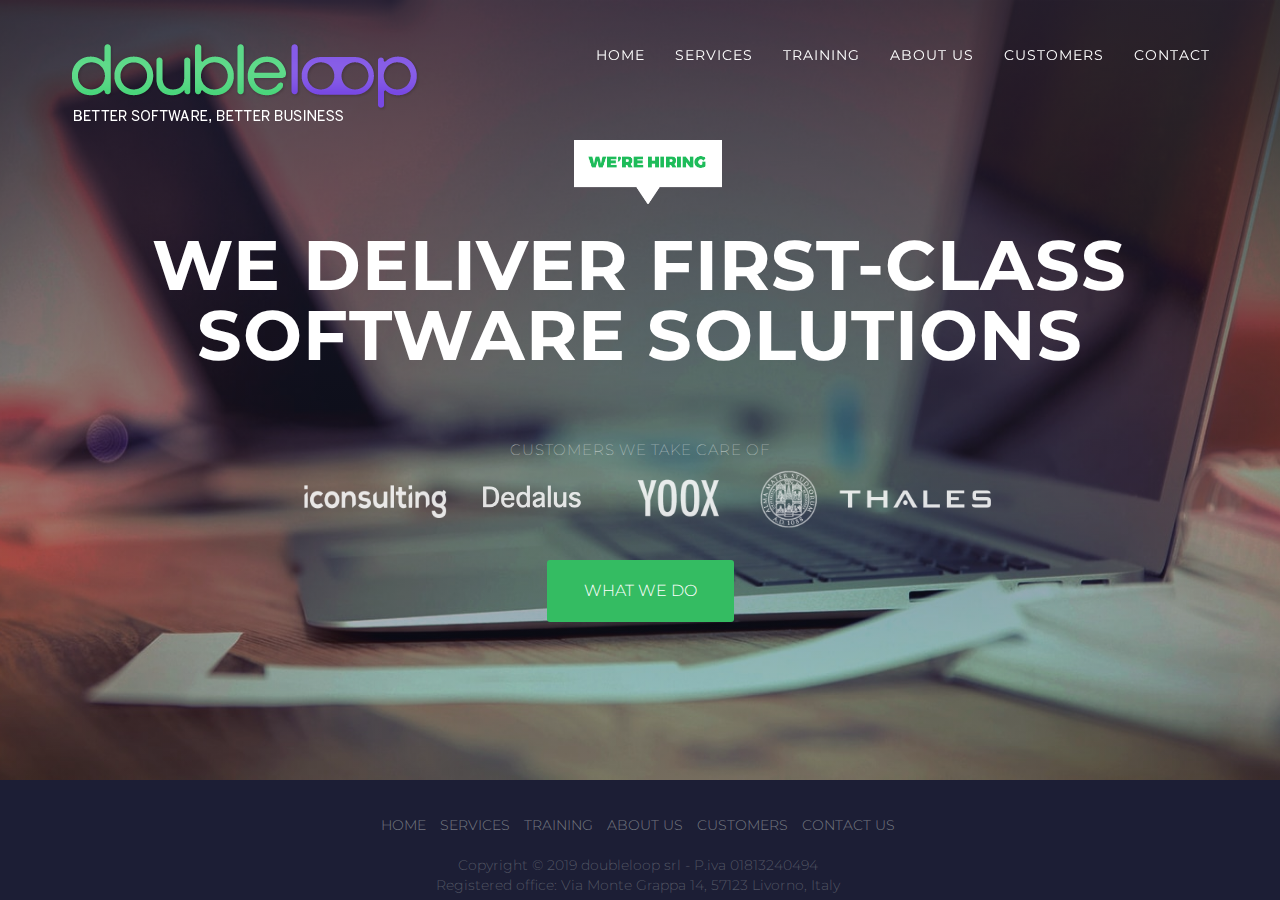
<file: index.html>
<!DOCTYPE html>
<html lang="en">
<head>
  <meta charset="utf-8">
  <meta http-equiv="X-UA-Compatible" content="IE=edge">
  <meta name="viewport" content="width=device-width, user-scalable=no">
  <meta name="apple-mobile-web-app-capable" content="yes"/>
  <meta name="apple-mobile-web-app-status-bar-style" content="black"/>
  <meta name="description" content="software development company">
  <meta name="keywords" lang="it" content="software,development,training,application,web,mobile,desktop,firenze,livorno,toscana">

  <meta property="og:site_name" content="doubleloop - better software, better business" />
  <meta property="og:title" content="doubleloop - first-class software solutions" />
  <meta property="og:description" content="Software development and training" />
  <meta property="og:url" content="https://doubleloop.io" />
  <meta property="og:image" content="https://doubleloop.io/img/logos/doubleloop.png" >

  <meta name="twitter:card" content="summary_large_image">
  <meta name="twitter:title" content="doubleloop - first-class software solutions">
  <meta name="twitter:description" content="Software development and training">
  <meta name="twitter:url" content="https://doubleloop.io">
  <meta name="twitter:image:src" content="https://doubleloop.io/img/logos/doubleloop.png">

  <link rel="apple-touch-icon" href="img/apple-touch-icon.png"/>
  <link rel="shortcut icon" href="img/favicon.ico" type="image/x-icon">
  <link rel="icon" href="img/favicon.ico" type="image/x-icon">
  <title>doubleloop - better software, better business</title>

  <!-- Bootstrap Core CSS -->
  <link href="css/bootstrap.min.css" rel="stylesheet">

  <!-- Custom CSS -->
  <link href="css/doubleloop.css" rel="stylesheet">

  <!-- Custom Fonts -->
  <link href="https://fonts.googleapis.com/css?family=Montserrat:300,400,700" rel="stylesheet" type="text/css">
  <link href='https://fonts.googleapis.com/css?family=Bitter:400,700,400italic' rel='stylesheet' type='text/css'>

  <!-- HTML5 Shim and Respond.js IE8 support of HTML5 elements and media queries -->
  <!-- WARNING: Respond.js doesn't work if you view the page via file:// -->
  <!--[if lt IE 9]>
  <script src="https://oss.maxcdn.com/libs/html5shiv/3.7.0/html5shiv.js"></script>
  <script src="https://oss.maxcdn.com/libs/respond.js/1.4.2/respond.min.js"></script>
  <![endif]-->
</head>

<body id="page-top" class="index">

<!-- Navigation -->
<nav class="navbar navbar-default navbar-fixed-top">
  <div class="container">
    <!-- Brand and toggle get grouped for better mobile display -->
    <div class="navbar-header page-scroll">
      <button type="button" class="navbar-toggle" data-toggle="collapse" data-target="#navbar-collapse-1">
        <span class="sr-only">Toggle navigation</span>
        <span class="icon-bar"></span>
        <span class="icon-bar"></span>
        <span class="icon-bar"></span>
      </button>
      <a class="navbar-brand page-scroll" href="#page-top"><img src="img/logos/doubleloop.png" class="img-responsive" alt=""></a>
    </div>

    <!-- Collect the nav links, forms, and other content for toggling -->
    <div class="collapse navbar-collapse" id="navbar-collapse-1">
      <ul class="nav navbar-nav navbar-right">
        <li>
          <a href="index.html">Home</a>
        </li>
        <li>
          <a href="services.html">Services</a>
        </li>
        <li>
          <a href="training.html">Training</a>
        </li>
        <li>
          <a href="team.html">About us</a>
        </li>
        <li>
          <a href="customers.html">Customers</a>
        </li>
        <li>
          <a href="contact.html">Contact</a>
        </li>
      </ul>
    </div>
    <!-- /.navbar-collapse -->
  </div>
  <!-- /.container-fluid -->
</nav>

<!-- Header -->
<header>
  <div class="container">
    <!--We are hiring link-->
    <a href="jobs.html" class="job-link"></a>

    <div class="intro-text">
      <div class="intro-heading scale-1">We deliver first-class software solutions</div>
      <!--<a href="#contact" class="page-scroll btn btn-xl btn-bold">Interested? Get in touch!</a>-->
      <div class="intro-logos">
        <h4>Customers we take care of</h4>
        <img src="img/logos/iconsulting.png" class="img-responsive img-centered" alt="logo iconsulting">
        <img src="img/logos/dedalus.png" class="img-responsive img-centered" alt="logo dedalus">
        <img src="img/logos/yoox.png" class="img-responsive img-centered" alt="logo yoox">
        <img src="img/logos/unibo.png" class="img-responsive img-centered" alt="logo unibo">
        <img src="img/logos/thales.png" class="img-responsive img-centered" alt="logo thales">
      </div>
    </div>

    <div class="row" style="margin-top: 1%; margin-bottom: 20px">
      <div class="col-lg-12 text-center inverse home">
        <a href="services.html" class="page-scroll btn btn-xl">What we do</a>
      </div>
    </div>
  </div>
</header>



<footer>
  <div class="container">
    <div class="clearfix">
      <div class="col-sm-12">
        <ul class="list-inline quicklinks">
          <li><a href="index.html">Home</a>
          </li>
          <li><a href="services.html">Services</a>
          </li>
          <li><a href="training.html">Training</a>
          </li>
          <li><a href="team.html">About us</a>
          </li>
          <li><a href="customers.html">Customers</a>
          </li>
          <li><a href="contact.html">Contact Us</a>
          </li>
        </ul>
      </div>
    </div>

    <div class="clearfix">
      <div class="list-inline copy">
                <span>
                    Copyright © 2019 doubleloop srl - P.iva 01813240494 <br />
                    Registered office: Via Monte Grappa 14, 57123 Livorno, Italy
                </span>
      </div>
    </div>
  </div>
</footer>
<a href="#0" title="Scroll to top" class="scroll-top"><i class="fa fa-chevron-up"></i></a>

<!-- Global site tag (gtag.js) - Google Analytics -->
<script async src="https://www.googletagmanager.com/gtag/js?id=G-K4JGNP31JR"></script>
<script>
  window.dataLayer = window.dataLayer || [];
  function gtag(){dataLayer.push(arguments);}
  gtag('js', new Date());

  gtag('config', 'G-K4JGNP31JR');
</script>

<!-- jQuery -->
<script src="js/doubleloop.js"></script>

<script type="application/ld+json">
{
  "@context": "https://schema.org",
  "@type": "Organization",
  "url": "https://doubleloop.io",
  "email": "hello@doubleloop.io",
  "logo": "https://doubleloop.io/img/logos/doubleloop.png",
  "vatID": "01813240494",
  "contactPoint": [{
    "@type": "ContactPoint",
    "telephone": "+39-055-7478672",
    "email": "hello@doubleloop.io",
    "contactType": "customer service"
  }]
}
</script>

</body>
</html>
</file>
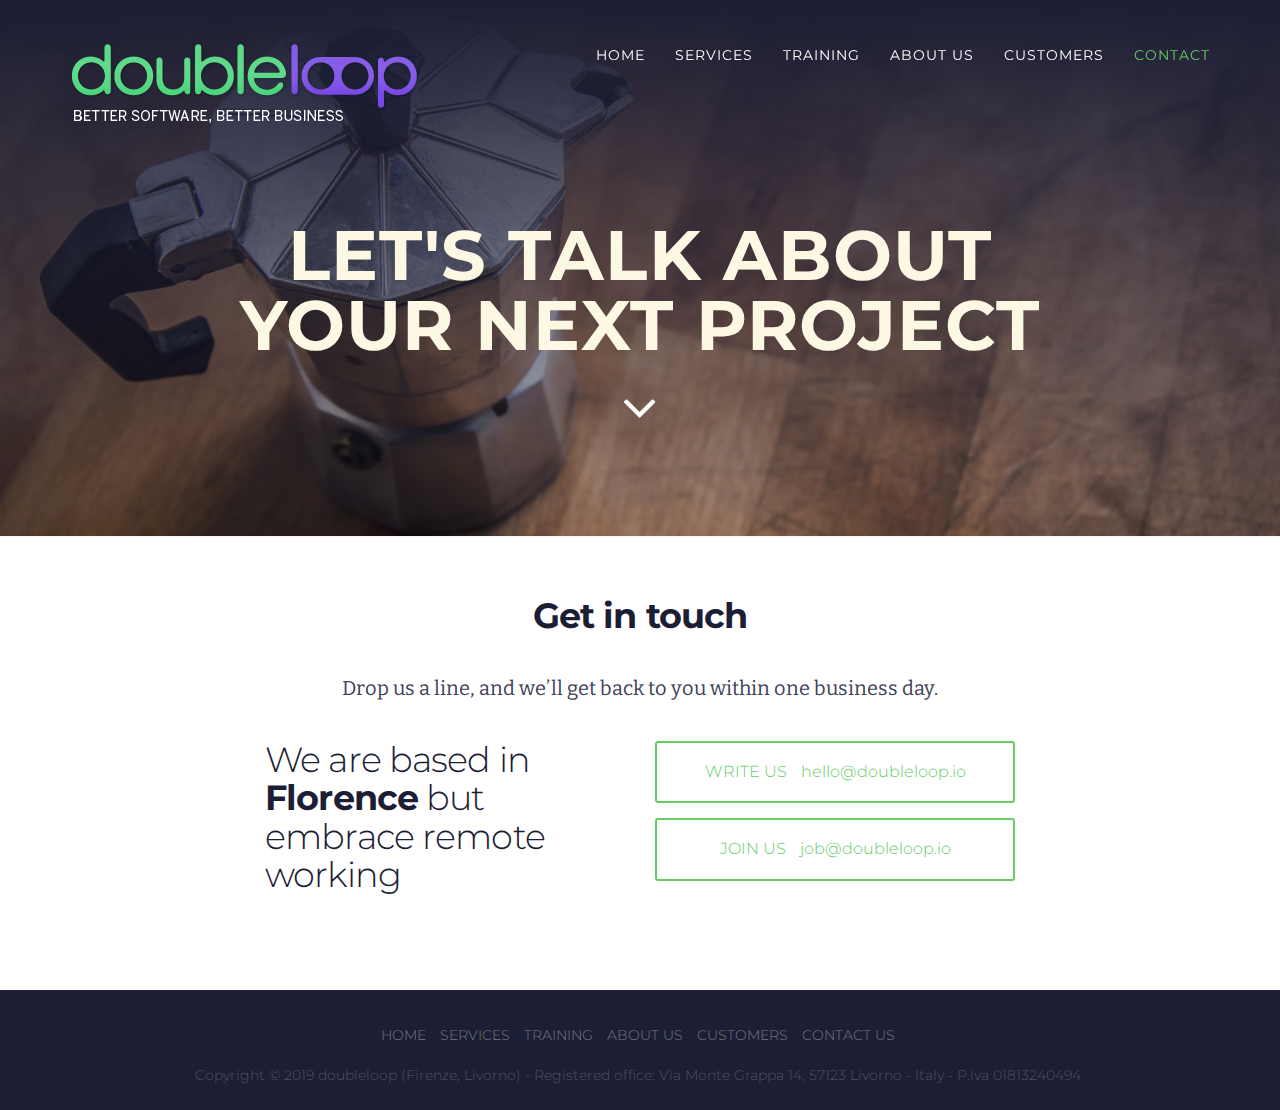
<file: contact.html>
<!DOCTYPE html>
<html lang="en">
<head>
  <meta charset="utf-8">
  <meta http-equiv="X-UA-Compatible" content="IE=edge">
  <meta name="viewport" content="width=device-width, user-scalable=no">
  <meta name="apple-mobile-web-app-capable" content="yes"/>
  <meta name="apple-mobile-web-app-status-bar-style" content="black"/>
  <meta name="description" content="software development company">
  <meta name="keywords" lang="it" content="software,development,contact,informazioni,firenze,livorno,toscana">

  <meta property="og:site_name" content="doubleloop - better software, better business" />
  <meta property="og:title" content="doubleloop - first-class software solutions" />
  <meta property="og:description" content="Software development and training" />
  <meta property="og:url" content="https://doubleloop.io" />
  <meta property="og:image" content="https://doubleloop.io/img/logos/doubleloop.png" >

  <meta name="twitter:card" content="summary_large_image">
  <meta name="twitter:title" content="doubleloop - first-class software solutions">
  <meta name="twitter:description" content="Software development and training">
  <meta name="twitter:url" content="https://doubleloop.io">
  <meta name="twitter:image:src" content="https://doubleloop.io/img/logos/doubleloop.png">

  <link rel="apple-touch-icon" href="img/apple-touch-icon.png"/>
  <link rel="shortcut icon" href="img/favicon.ico" type="image/x-icon">
  <link rel="icon" href="img/favicon.ico" type="image/x-icon">
  <title>Contacts - doubleloop</title>

  <!-- Bootstrap Core CSS -->
  <link href="css/bootstrap.min.css" rel="stylesheet">

  <!-- Custom CSS -->
  <link href="css/doubleloop.css" rel="stylesheet">

  <!-- Custom Fonts -->
  <link href="https://fonts.googleapis.com/css?family=Montserrat:300,400,700" rel="stylesheet" type="text/css">
  <link href='https://fonts.googleapis.com/css?family=Bitter:400,700,400italic' rel='stylesheet' type='text/css'>

  <!-- HTML5 Shim and Respond.js IE8 support of HTML5 elements and media queries -->
  <!-- WARNING: Respond.js doesn't work if you view the page via file:// -->
  <!--[if lt IE 9]>
  <script src="https://oss.maxcdn.com/libs/html5shiv/3.7.0/html5shiv.js"></script>
  <script src="https://oss.maxcdn.com/libs/respond.js/1.4.2/respond.min.js"></script>
  <![endif]-->
</head>

<body id="page-top" class="page contact">

<!-- Navigation -->
<nav class="navbar navbar-default navbar-fixed-top">
  <div class="container">
    <!-- Brand and toggle get grouped for better mobile display -->
    <div class="navbar-header page-scroll">
      <button type="button" class="navbar-toggle" data-toggle="collapse" data-target="#navbar-collapse-1">
        <span class="sr-only">Toggle navigation</span>
        <span class="icon-bar"></span>
        <span class="icon-bar"></span>
        <span class="icon-bar"></span>
      </button>
      <a class="navbar-brand page-scroll" href="index.html"><img src="img/logos/doubleloop.png" class="img-responsive" alt=""></a>
    </div>

    <!-- Collect the nav links, forms, and other content for toggling -->
    <div class="collapse navbar-collapse" id="navbar-collapse-1">
      <ul class="nav navbar-nav navbar-right">
        <li>
          <a href="index.html">Home</a>
        </li>
        <li>
          <a href="services.html">Services</a>
        </li>
        <li>
          <a href="training.html">Training</a>
        </li>
        <li>
          <a href="team.html">About us</a>
        </li>
        <li>
          <a href="customers.html">Customers</a>
        </li>
        <li class="active">
          <a href="contact.html">Contact</a>
        </li>
      </ul>
    </div>
    <!-- /.navbar-collapse -->
  </div>
  <!-- /.container-fluid -->
</nav>


<!-- Header -->
<header>
  <div class="container">
    <div class="intro-text">
      <!--<div class="intro-lead-out">Contact</div>-->
      <div class="intro-heading scale-1">Let's talk about <br class="break-line">your next project</div>
      <a href="#contact-data" class="page-scroll arrow-down btn-block scale-1"><i class="fa fa-angle-down fa-4x"></i></a>
    </div>
  </div>
</header>
<div class="hr"><span class="hr-inner"></span></div>


<!-- Content Section -->
<section id="contact-data" class="">
  <div class="container">

    <div class="row">
      <div class="col-lg-12">
          <div class="row">
            <div class="col-md-12 text-center">
              <h2 class="section-heading">Get in touch</h2>
              <h3 class="section-subheading text-muted">Drop us a line, and we’ll get back to you within one business day.</h3>
            </div>
           </div>
        <div class="row">
          <div class="col-md-4 col-md-offset-2">
            <h2 class="section-heading light">
              <!--<br class="break-line">-->
              We are based in <strong>Florence</strong> but embrace remote working
            </h2>
          </div>
            <div class="col-md-4 ">
              <!-- <a href="tel:+390557478672" class="btn btn-xl btn-block">Call us +39 055 7478672</a> -->
              <a href="mailto:hello@doubleloop.io?subject=Information" class="btn btn-xl btn-block">Write us <span>hello@doubleloop.io</span></a>
              <a href="mailto:job@doubleloop.io" type="submit" class="btn btn-xl btn-block">Join us <span>job@doubleloop.io</span></a>
            </div>

           </div>
        </div>
      </div>
</div>
</section>


<!-- Footer -->
<footer>
  <div class="container">
    <div class="clearfix">
      <div class="col-sm-12">
        <ul class="list-inline quicklinks">
          <li><a href="index.html">Home</a>
          </li>
          <li><a href="services.html">Services</a>
          </li>
          <li><a href="training.html">Training</a>
          </li>
          <li><a href="team.html">About us</a>
          </li>
          <li><a href="customers.html">Customers</a>
          </li>
          <li><a href="contact.html">Contact Us</a>
          </li>
        </ul>
      </div>
    </div>
    <div class="clearfix">
      <div class="list-inline copy">
                <span>
                    Copyright © 2019 doubleloop (Firenze, Livorno) -
                    Registered office: Via Monte Grappa 14, 57123 Livorno - Italy -
                    P.iva 01813240494
                </span>
      </div>
    </div>
  </div>
</footer>
<a href="#0" title="Scroll to top" class="scroll-top"><i class="fa fa-chevron-up"></i></a>

<!-- Global site tag (gtag.js) - Google Analytics -->
<script async src="https://www.googletagmanager.com/gtag/js?id=G-K4JGNP31JR"></script>
<script>
  window.dataLayer = window.dataLayer || [];
  function gtag(){dataLayer.push(arguments);}
  gtag('js', new Date());

  gtag('config', 'G-K4JGNP31JR');
</script>

<!-- jQuery -->
<script src="js/doubleloop.js"></script>

<script>
  jQuery('#team').find('a[href^="http"]').attr('target', 'blank')
</script>

</body>
</html>
</file>
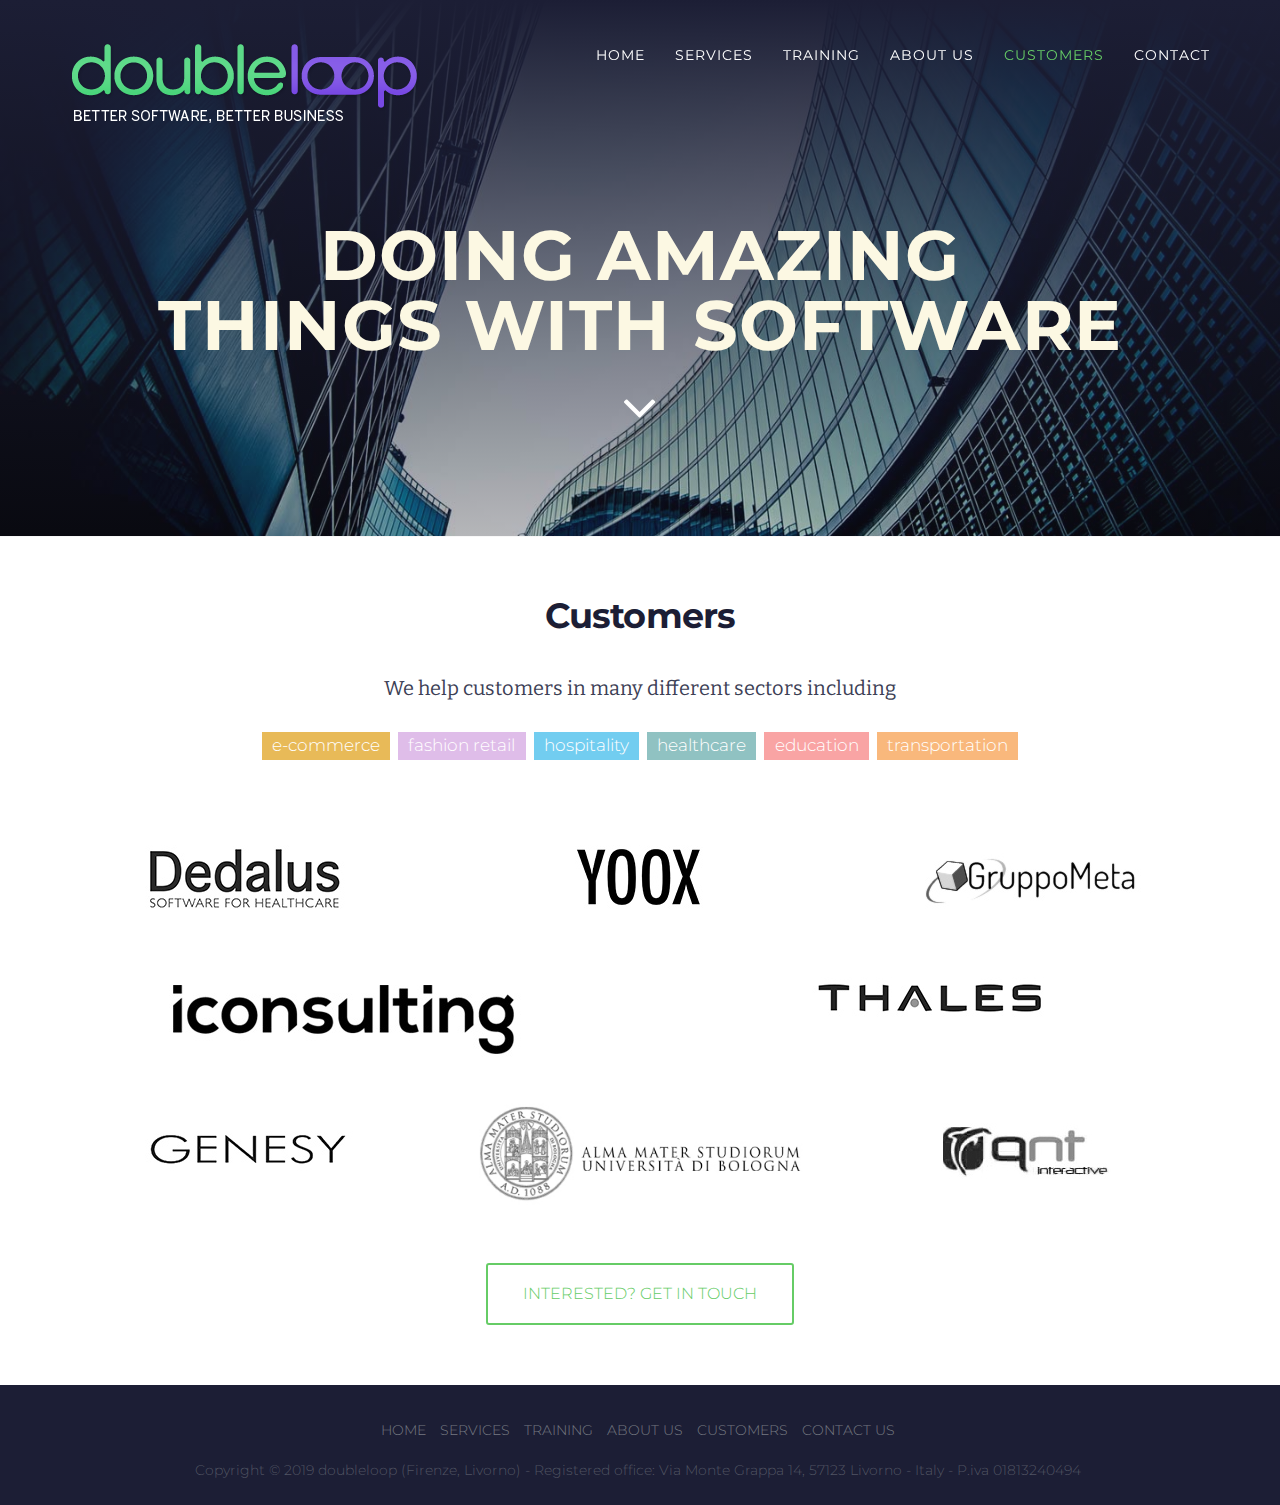
<file: customers.html>
<!DOCTYPE html>
<html lang="en">
<head>
  <meta charset="utf-8">
  <meta http-equiv="X-UA-Compatible" content="IE=edge">
  <meta name="viewport" content="width=device-width, user-scalable=no">
  <meta name="apple-mobile-web-app-capable" content="yes"/>
  <meta name="apple-mobile-web-app-status-bar-style" content="black"/>
  <meta name="description" content="software development company">
  <meta name="keywords" lang="it" content="software,development,customers,firenze,livorno,toscana">

  <meta property="og:site_name" content="doubleloop - better software, better business" />
  <meta property="og:title" content="doubleloop - first-class software solutions" />
  <meta property="og:description" content="Software development and training" />
  <meta property="og:url" content="https://doubleloop.io" />
  <meta property="og:image" content="https://doubleloop.io/img/logos/doubleloop.png" >

  <meta name="twitter:card" content="summary_large_image">
  <meta name="twitter:title" content="doubleloop - first-class software solutions">
  <meta name="twitter:description" content="Software development and training">
  <meta name="twitter:url" content="https://doubleloop.io">
  <meta name="twitter:image:src" content="https://doubleloop.io/img/logos/doubleloop.png">

  <link rel="apple-touch-icon" href="img/apple-touch-icon.png"/>
  <link rel="shortcut icon" href="img/favicon.ico" type="image/x-icon">
  <link rel="icon" href="img/favicon.ico" type="image/x-icon">
  <title>Customers - doubleloop</title>

  <!-- Bootstrap Core CSS -->
  <link href="css/bootstrap.min.css" rel="stylesheet">

  <!-- Custom CSS -->
  <link href="css/doubleloop.css" rel="stylesheet">

  <!-- Custom Fonts -->
  <link href="https://fonts.googleapis.com/css?family=Montserrat:300,400,700" rel="stylesheet" type="text/css">
  <link href='https://fonts.googleapis.com/css?family=Bitter:400,700,400italic' rel='stylesheet' type='text/css'>

  <!-- HTML5 Shim and Respond.js IE8 support of HTML5 elements and media queries -->
  <!-- WARNING: Respond.js doesn't work if you view the page via file:// -->
  <!--[if lt IE 9]>
  <script src="https://oss.maxcdn.com/libs/html5shiv/3.7.0/html5shiv.js"></script>
  <script src="https://oss.maxcdn.com/libs/respond.js/1.4.2/respond.min.js"></script>
  <![endif]-->
</head>

<body id="page-top" class="page customers">

<!-- Navigation -->
<nav class="navbar navbar-default navbar-fixed-top">
  <div class="container">
    <!-- Brand and toggle get grouped for better mobile display -->
    <div class="navbar-header page-scroll">
      <button type="button" class="navbar-toggle" data-toggle="collapse" data-target="#navbar-collapse-1">
        <span class="sr-only">Toggle navigation</span>
        <span class="icon-bar"></span>
        <span class="icon-bar"></span>
        <span class="icon-bar"></span>
      </button>
      <a class="navbar-brand page-scroll" href="index.html"><img src="img/logos/doubleloop.png" class="img-responsive" alt=""></a>
    </div>

    <!-- Collect the nav links, forms, and other content for toggling -->
    <div class="collapse navbar-collapse" id="navbar-collapse-1">
      <ul class="nav navbar-nav navbar-right">
        <li>
          <a href="index.html">Home</a>
        </li>
        <li>
          <a href="services.html">Services</a>
        </li>
        <li>
          <a href="training.html">Training</a>
        </li>
        <li>
          <a href="team.html">About us</a>
        </li>
        <li class="active">
          <a href="customers.html">Customers</a>
        </li>
        <li>
          <a href="contact.html">Contact</a>
        </li>
      </ul>
    </div>
    <!-- /.navbar-collapse -->
  </div>
  <!-- /.container-fluid -->
</nav>

<!-- Header -->
<header>
  <div class="container">
    <div class="intro-text">
      <!--<div class="intro-lead-out">Customers</div>-->
      <div class="intro-heading scale-1">Doing amazing<br class="break-line"> things with software</div>
      <a href="#clients" class="page-scroll arrow-down btn-block scale-1"><i class="fa fa-angle-down fa-4x"></i></a>
    </div>
  </div>
</header>
<div class="hr"><span class="hr-inner"></span></div>

<!-- Content Section -->
<section id="clients" class="">
  <div class="container">
    <div class="row">
      <div class="col-lg-12 text-center">
        <h2 class="section-heading">Customers</h2>
        <h3 class="section-subheading text-muted">
          We help customers in many different sectors including
          <div class="label-group">
            <span class="label label-default label-color1 label-big">e-commerce</span>
            <span class="label label-default label-color2 label-big">fashion retail</span>
            <span class="label label-default label-color3 label-big">hospitality</span>
            <span class="label label-default label-color4 label-big">healthcare</span>
            <span class="label label-default label-color5 label-big">education</span>
            <span class="label label-default label-color6 label-big">transportation</span>
          </div>
        </h3>
      </div>
    </div>

    <div class="row">
      <div class="col-md-4 col-sm-4">
        <img src="img/logos/dedalus.jpg" class="img-responsive img-centered" alt="logo dedalus">
      </div>
      <div class="col-md-4 col-sm-4">
        <img src="img/logos/yoox.jpg" class="img-responsive img-centered" alt="logo yoox">
      </div>
      <div class="col-md-4 col-sm-4">
        <img src="img/logos/gruppometa.jpg" class="img-responsive img-centered" alt="logo gruppometa">
      </div>
    </div>

    <div class="row">
      <div class="col-md-6 col-sm-6">
        <img src="img/logos/iconsulting.jpg" class="img-responsive img-centered" alt="logo iconsulting">
      </div>
      
      <div class="col-md-6 col-sm-6">
        <img src="img/logos/thales.jpg" class="img-responsive img-centered" alt="logo thales">
      </div>
    </div>

    <div class="row">
      <div class="col-md-4 col-sm-4">
        <img src="img/logos/genesy.jpg" class="img-responsive img-centered" alt="logo genesy">
      </div>
      <div class="col-md-4 col-sm-4">
        <img src="img/logos/unibo.jpg" class="img-responsive img-centered" alt="logo università di bologna">
      </div>
      <div class="col-md-4 col-sm-4">
        <img src="img/logos/qnt.jpg" class="img-responsive img-centered" alt="logo qnt">
      </div>
      <!--<div class="col-md-4 col-sm-4">
        <img src="img/logos/giuntiscuola.jpg" class="img-responsive img-centered" alt="logo giunti scuola">
      </div>-->
    </div>


    <div class="row" style="margin-top: 50px">
      <div class="col-lg-12 text-center">
        <a href="contact.html" class="page-scroll btn btn-xl">Interested? Get in touch</a>
      </div>
    </div>
  </div>
</section>

<!-- Footer -->
<footer>
  <div class="container">
    <div class="clearfix">
      <div class="col-sm-12">
        <ul class="list-inline quicklinks">
          <li><a href="index.html">Home</a>
          </li>
          <li><a href="services.html">Services</a>
          </li>
          <li><a href="training.html">Training</a>
          </li>
          <li><a href="team.html">About us</a>
          </li>
          <li><a href="customers.html">Customers</a>
          </li>
          <li><a href="contact.html">Contact Us</a>
          </li>
        </ul>
      </div>
    </div>

    <div class="clearfix">
      <div class="list-inline copy">
                <span>
                    Copyright © 2019 doubleloop (Firenze, Livorno) -
                    Registered office: Via Monte Grappa 14, 57123 Livorno - Italy -
                    P.iva 01813240494
                </span>
      </div>
    </div>
  </div>
</footer>
<a href="#0" title="Scroll to top" class="scroll-top"><i class="fa fa-chevron-up"></i></a>

<!-- Global site tag (gtag.js) - Google Analytics -->
<script async src="https://www.googletagmanager.com/gtag/js?id=G-K4JGNP31JR"></script>
<script>
  window.dataLayer = window.dataLayer || [];
  function gtag(){dataLayer.push(arguments);}
  gtag('js', new Date());

  gtag('config', 'G-K4JGNP31JR');
</script>

<!-- jQuery -->
<script src="js/doubleloop.js"></script>

<script>
  jQuery('#team').find('a[href^="http"]').attr('target', 'blank')
</script>

</body>
</html>
</file>
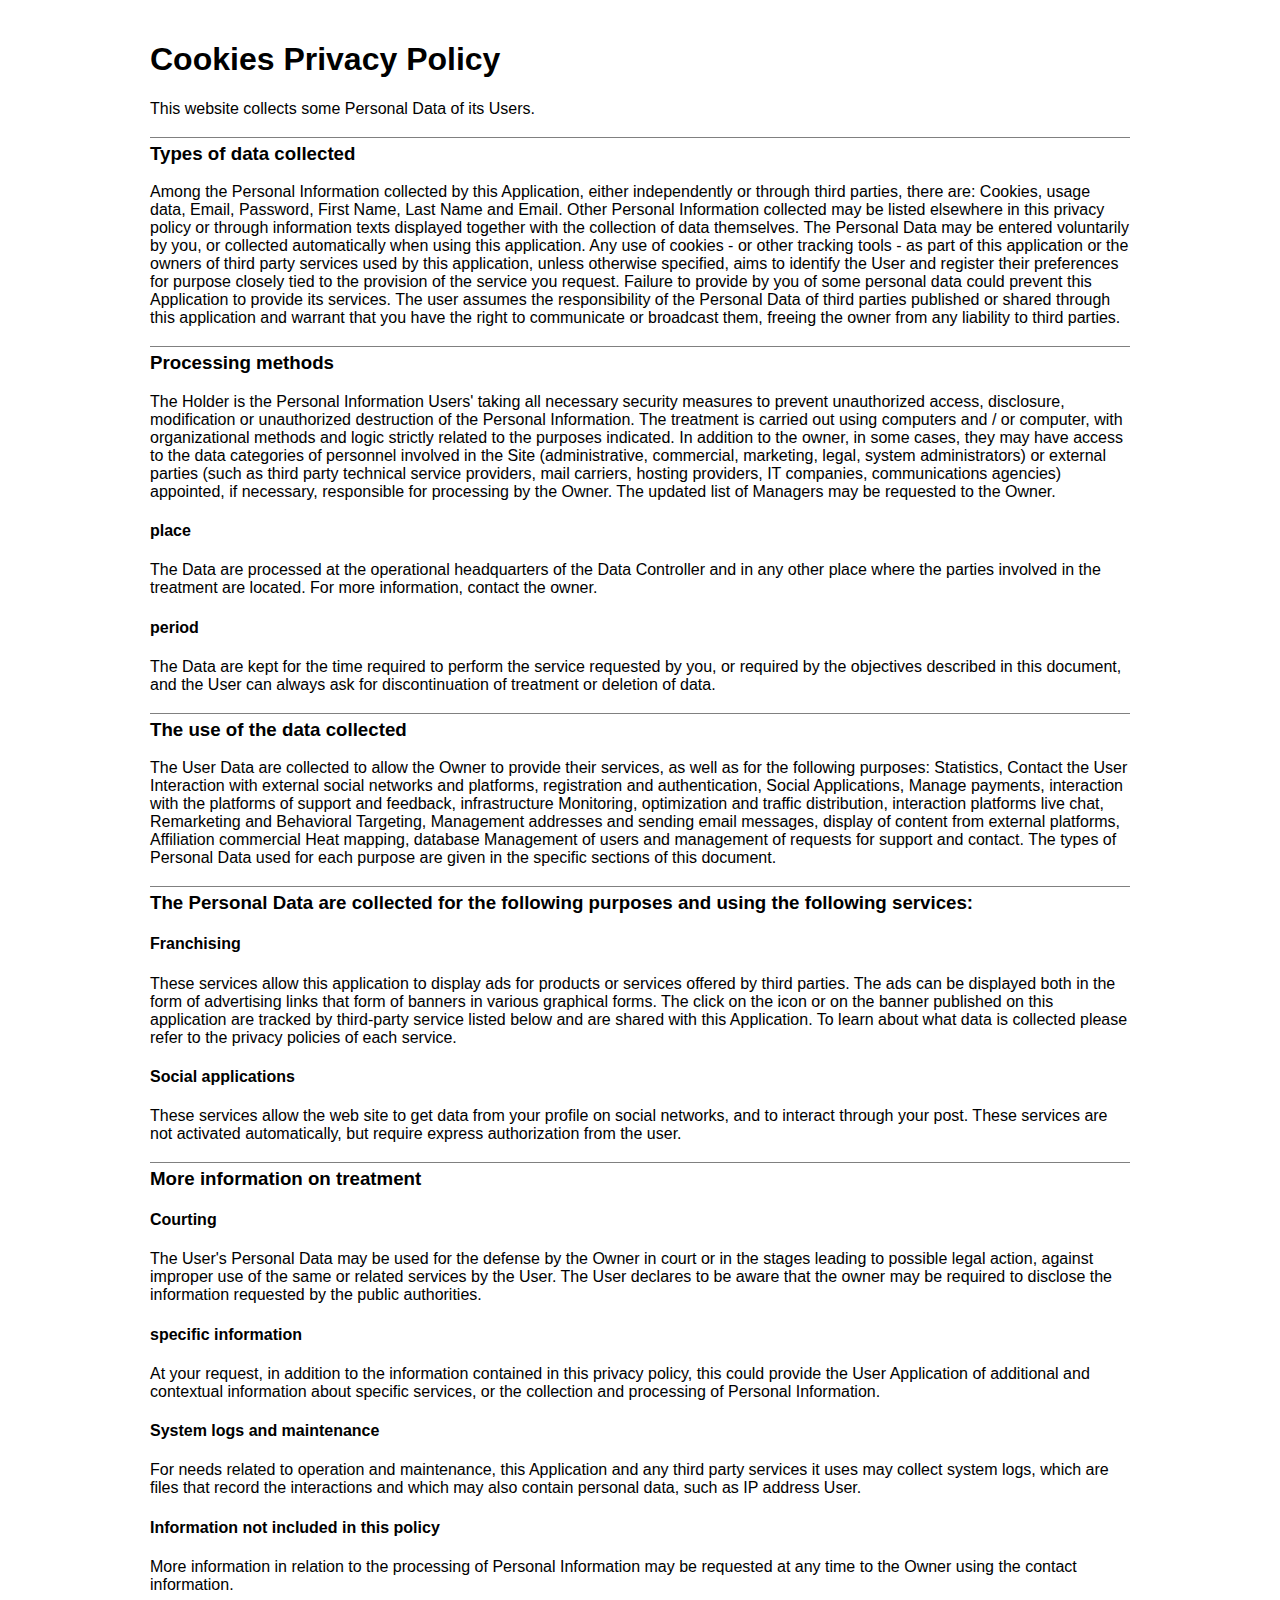
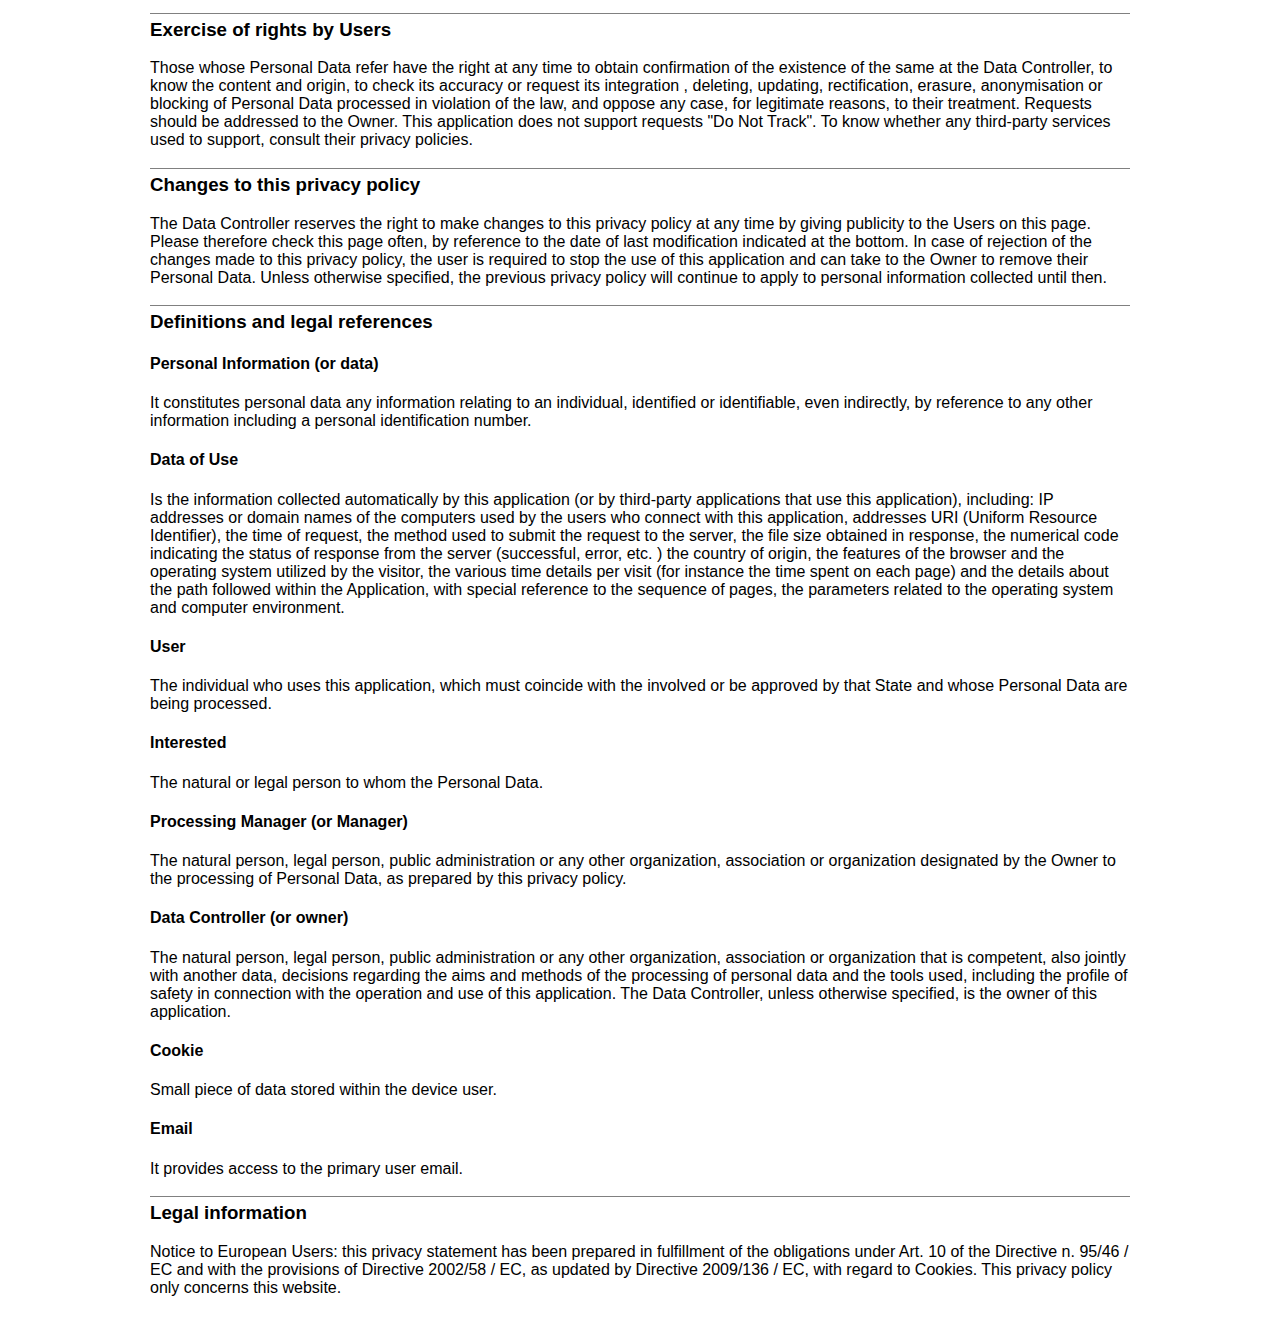
<file: generic-cookie-privacy-en.html>
<!DOCTYPE html>
<html>
<head>
  <meta charset="UTF-8"/>
  <title></title>
  <script type="text/javascript" src="https://ajax.googleapis.com/ajax/libs/jquery/2.1.4/jquery.min.js"></script>
  <style>
    body {
      font-family: "Lato", Calibri, Arial, sans-serif;
      max-width: 980px;
      margin: auto;
      padding: 20px;
    }

    h3 {
      border-top: 1px solid gray;
      padding-top: 5px;
    }
  </style>
</head>
<body>

<h1>Cookies Privacy Policy</h1>

This website collects some Personal Data of its Users.

<h3>Types of data collected</h3>

<p>Among the Personal Information collected by this Application, either independently or through third parties, there are: Cookies, usage data, Email, Password, First Name, Last Name and Email.
Other Personal Information collected may be listed elsewhere in this privacy policy or through information texts displayed together with the collection of data themselves.
The Personal Data may be entered voluntarily by you, or collected automatically when using this application.
Any use of cookies - or other tracking tools - as part of this application or the owners of third party services used by this application, unless otherwise specified, aims to identify the User and register their preferences for purpose closely tied to the provision of the service you request.
Failure to provide by you of some personal data could prevent this Application to provide its services.
The user assumes the responsibility of the Personal Data of third parties published or shared through this application and warrant that you have the right to communicate or broadcast them, freeing the owner from any liability to third parties.</p>

<h3>Processing methods</h3>

<p>The Holder is the Personal Information Users' taking all necessary security measures to prevent unauthorized access, disclosure, modification or unauthorized destruction of the Personal Information.
The treatment is carried out using computers and / or computer, with organizational methods and logic strictly related to the purposes indicated. In addition to the owner, in some cases, they may have access to the data categories of personnel involved in the Site (administrative, commercial, marketing, legal, system administrators) or external parties (such as third party technical service providers, mail carriers, hosting providers, IT companies, communications agencies) appointed, if necessary, responsible for processing by the Owner. The updated list of Managers may be requested to the Owner.
</p>
<h4>place</h4>

<p>The Data are processed at the operational headquarters of the Data Controller and in any other place where the parties involved in the treatment are located. For more information, contact the owner.
</p>
<h4>period</h4>

<p>The Data are kept for the time required to perform the service requested by you, or required by the objectives described in this document, and the User can always ask for discontinuation of treatment or deletion of data.
</p>

<h3>The use of the data collected</h3>

<p>The User Data are collected to allow the Owner to provide their services, as well as for the following purposes: Statistics, Contact the User Interaction with external social networks and platforms, registration and authentication, Social Applications, Manage payments, interaction with the platforms of support and feedback, infrastructure Monitoring, optimization and traffic distribution, interaction platforms live chat, Remarketing and Behavioral Targeting, Management addresses and sending email messages, display of content from external platforms, Affiliation commercial Heat mapping, database Management of users and management of requests for support and contact.
The types of Personal Data used for each purpose are given in the specific sections of this document.</p>

<h3>The Personal Data are collected for the following purposes and using the following services:</h3>

<h4>Franchising</h4>

<p>These services allow this application to display ads for products or services offered by third parties. The ads can be displayed both in the form of advertising links that form of banners in various graphical forms.
The click on the icon or on the banner published on this application are tracked by third-party service listed below and are shared with this Application.
To learn about what data is collected please refer to the privacy policies of each service.</p>

<h4>Social applications</h4>

<p>These services allow the web site to get data from your profile on social networks, and to interact through your post. These services are not activated automatically, but require express authorization from the user.</p>

<h3>More information on treatment</h3>

<h4>Courting</h4>

<p>The User's Personal Data may be used for the defense by the Owner in court or in the stages leading to possible legal action, against improper use of the same or related services by the User.
The User declares to be aware that the owner may be required to disclose the information requested by the public authorities.</p>

<h4>specific information</h4>
<p>At your request, in addition to the information contained in this privacy policy, this could provide the User Application of additional and contextual information about specific services, or the collection and processing of Personal Information.</p>

<h4>System logs and maintenance</h4>
<p>For needs related to operation and maintenance, this Application and any third party services it uses may collect system logs, which are files that record the interactions and which may also contain personal data, such as IP address User.</p>

<h4>Information not included in this policy</h4>
<p>More information in relation to the processing of Personal Information may be requested at any time to the Owner using the contact information.</p>

<h3>Exercise of rights by Users</h3>
<p>Those whose Personal Data refer have the right at any time to obtain confirmation of the existence of the same at the Data Controller, to know the content and origin, to check its accuracy or request its integration , deleting, updating, rectification, erasure, anonymisation or blocking of Personal Data processed in violation of the law, and oppose any case, for legitimate reasons, to their treatment. Requests should be addressed to the Owner.
This application does not support requests "Do Not Track". To know whether any third-party services used to support, consult their privacy policies.
</p>
  <h3>Changes to this privacy policy</h3>
<p>The Data Controller reserves the right to make changes to this privacy policy at any time by giving publicity to the Users on this page. Please therefore check this page often, by reference to the date of last modification indicated at the bottom. In case of rejection of the changes made to this privacy policy, the user is required to stop the use of this application and can take to the Owner to remove their Personal Data. Unless otherwise specified, the previous privacy policy will continue to apply to personal information collected until then.</p>

<h3>Definitions and legal references</h3>

<h4>Personal Information (or data)</h4>
<p>It constitutes personal data any information relating to an individual, identified or identifiable, even indirectly, by reference to any other information including a personal identification number.</p>

<h4>Data of Use</h4>
<p>Is the information collected automatically by this application (or by third-party applications that use this application), including: IP addresses or domain names of the computers used by the users who connect with this application, addresses URI (Uniform Resource Identifier), the time of request, the method used to submit the request to the server, the file size obtained in response, the numerical code indicating the status of response from the server (successful, error, etc. ) the country of origin, the features of the browser and the operating system utilized by the visitor, the various time details per visit (for instance the time spent on each page) and the details about the path followed within the Application, with special reference to the sequence of pages, the parameters related to the operating system and computer environment.</p>

<h4>User</h4>
<p>The individual who uses this application, which must coincide with the involved or be approved by that State and whose Personal Data are being processed.</p>

<h4>Interested</h4>
<p>The natural or legal person to whom the Personal Data.</p>

<h4>Processing Manager (or Manager)</h4>
<p>The natural person, legal person, public administration or any other organization, association or organization designated by the Owner to the processing of Personal Data, as prepared by this privacy policy.</p>

<h4>Data Controller (or owner)</h4>
<p>The natural person, legal person, public administration or any other organization, association or organization that is competent, also jointly with another data, decisions regarding the aims and methods of the processing of personal data and the tools used, including the profile of safety in connection with the operation and use of this application. The Data Controller, unless otherwise specified, is the owner of this application.</p>

<h4>Cookie</h4>
<p>Small piece of data stored within the device user.</p>

<h4>Email</h4>
<p>It provides access to the primary user email.</p>

<h3>Legal information</h3>
<p>Notice to European Users: this privacy statement has been prepared in fulfillment of the obligations under Art. 10 of the Directive n. 95/46 / EC and with the provisions of Directive 2002/58 / EC, as updated by Directive 2009/136 / EC, with regard to Cookies. This privacy policy only concerns this website.</p>

</body>
</html>
</file>
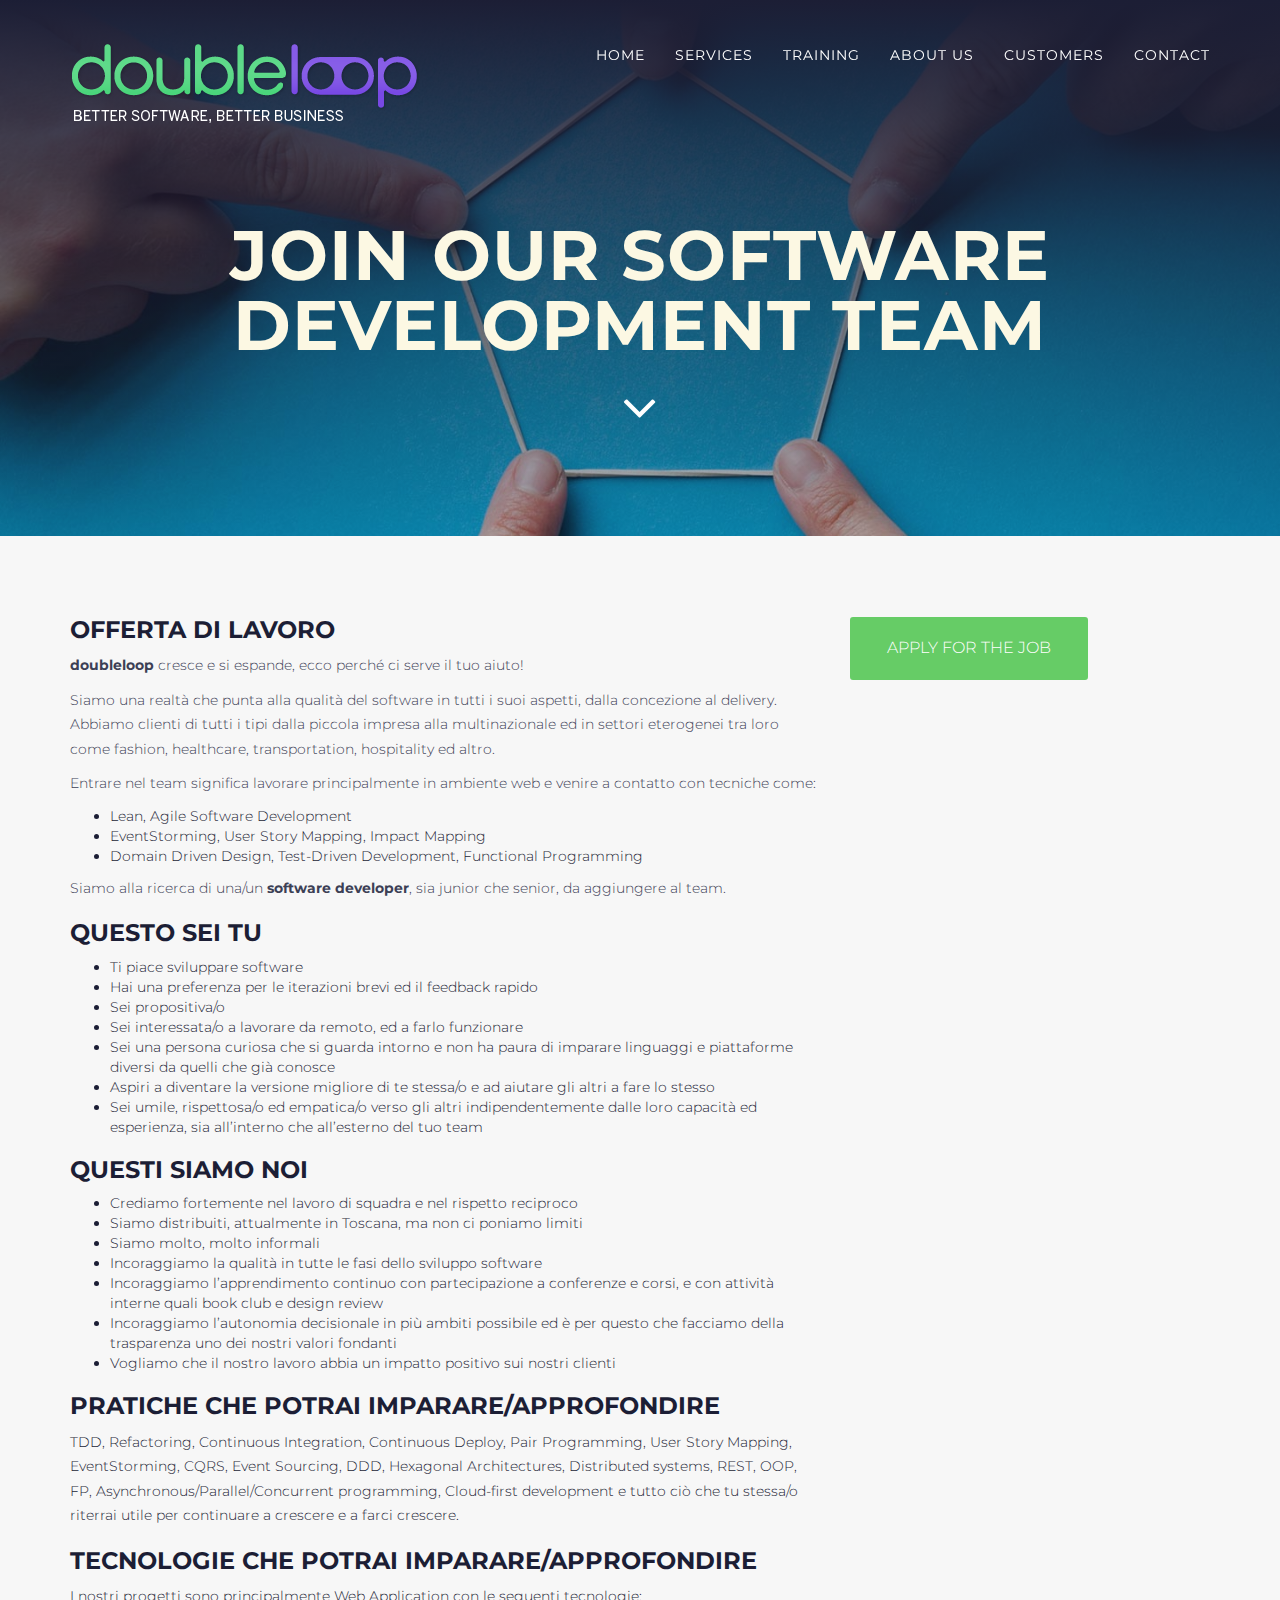
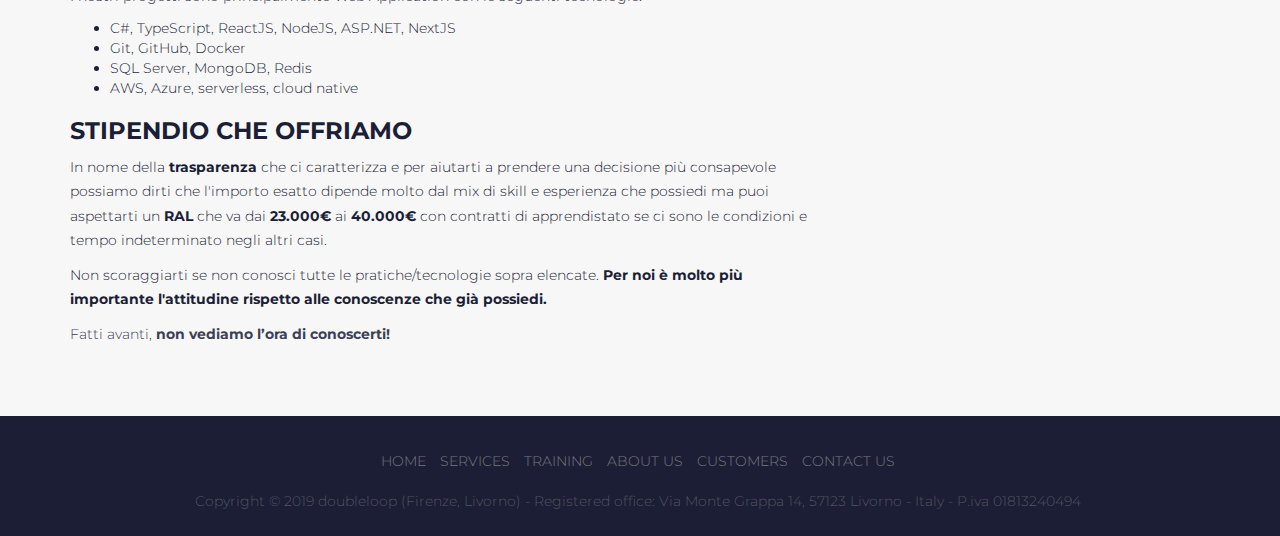
<file: jobs.html>
<!DOCTYPE html>
<html lang="en">
<head>
  <meta charset="utf-8">
  <meta http-equiv="X-UA-Compatible" content="IE=edge">
  <meta name="viewport" content="width=device-width, user-scalable=no">
  <meta name="apple-mobile-web-app-capable" content="yes"/>
  <meta name="apple-mobile-web-app-status-bar-style" content="black"/>
  <meta name="description" content="software development company">
  <meta name="keywords" lang="it" content="software,development,.net,c#,nodejs,javascript,firenze,livorno">

  <meta property="og:site_name" content="doubleloop - better software, better business" />
  <meta property="og:title" content="doubleloop - first-class software solutions" />
  <meta property="og:description" content="Software development and training" />
  <meta property="og:url" content="https://doubleloop.io/jobs.html" />
  <meta property="og:image" content="https://doubleloop.io/img/header-bg-jobs-with-text.jpg" >

  <meta name="twitter:card" content="summary_large_image">
  <meta name="twitter:title" content="doubleloop - first-class software solutions">
  <meta name="twitter:description" content="Software development and training">
  <meta name="twitter:url" content="https://doubleloop.io">
  <meta name="twitter:image:src" content="https://doubleloop.io/img/header-bg-jobs-with-text.jpg">

  <link rel="apple-touch-icon" href="img/apple-touch-icon.png"/>
  <link rel="shortcut icon" href="img/favicon.ico" type="image/x-icon">
  <link rel="icon" href="img/favicon.ico" type="image/x-icon">
  <title>Jobs - doubleloop</title>

  <!-- Bootstrap Core CSS -->
  <link href="css/bootstrap.min.css" rel="stylesheet">

  <!-- Custom CSS -->
  <link href="css/doubleloop.css" rel="stylesheet">

  <!-- Custom Fonts -->
  <link href="https://fonts.googleapis.com/css?family=Montserrat:300,400,700" rel="stylesheet" type="text/css">
  <link href='https://fonts.googleapis.com/css?family=Bitter:400,700,400italic' rel='stylesheet' type='text/css'>

  <!-- HTML5 Shim and Respond.js IE8 support of HTML5 elements and media queries -->
  <!-- WARNING: Respond.js doesn't work if you view the page via file:// -->
  <!--[if lt IE 9]>
  <script src="https://oss.maxcdn.com/libs/html5shiv/3.7.0/html5shiv.js"></script>
  <script src="https://oss.maxcdn.com/libs/respond.js/1.4.2/respond.min.js"></script>
  <![endif]-->
</head>

<body id="page-top" class="page jobs">

<!-- Navigation -->
<nav class="navbar navbar-default navbar-fixed-top">
  <div class="container">
    <!-- Brand and toggle get grouped for better mobile display -->
    <div class="navbar-header page-scroll">
      <button type="button" class="navbar-toggle" data-toggle="collapse" data-target="#navbar-collapse-1">
        <span class="sr-only">Toggle navigation</span>
        <span class="icon-bar"></span>
        <span class="icon-bar"></span>
        <span class="icon-bar"></span>
      </button>
      <a class="navbar-brand page-scroll" href="index.html"><img src="img/logos/doubleloop.png" class="img-responsive" alt=""></a>
    </div>

    <!-- Collect the nav links, forms, and other content for toggling -->
    <div class="collapse navbar-collapse" id="navbar-collapse-1">
      <ul class="nav navbar-nav navbar-right">
        <li>
          <a href="index.html">Home</a>
        </li>
        <li>
          <a href="services.html">Services</a>
        </li>
        <li>
          <a href="training.html">Training</a>
        </li>
        <li>
          <a href="team.html">About us</a>
        </li>
        <li>
          <a href="customers.html">Customers</a>
        </li>
        <li>
          <a href="contact.html">Contact</a>
        </li>
      </ul>
    </div>
    <!-- /.navbar-collapse -->
  </div>
  <!-- /.container-fluid -->
</nav>

<!-- Header -->
<header>
  <div class="container">
    <div class="intro-text">
      <div class="intro-heading scale-1">Join our Software<br class="break-line"> Development Team</div>
      <a href="#jobs" class="page-scroll arrow-down btn-block scale-1"><i class="fa fa-angle-down fa-4x"></i></a>
    </div>
  </div>
</header>
<div class="hr"><span class="hr-inner"></span></div>

<!-- Content Section -->
<section id="jobs" class="content bg-light-gray">
  <div class="container">
    <div class="row">
      <div class="col-sm-8">
        <h3>Offerta di lavoro</h3>
        <p class="text-muted subtitle"><strong>doubleloop</strong> cresce e si espande, ecco perché ci serve il tuo aiuto!</p>
        <p class="text-muted">
          Siamo una realtà che punta alla qualità del software in tutti i suoi aspetti, dalla concezione al delivery. Abbiamo clienti di tutti i tipi dalla piccola impresa alla multinazionale ed in settori eterogenei tra loro come fashion, healthcare, transportation, hospitality ed altro.
        </p>
        <p class="text-muted">
          Entrare nel team significa lavorare principalmente in ambiente web e venire a contatto con tecniche come:
          <ul>
              <li>Lean, Agile Software Development</li>
              <li>EventStorming, User Story Mapping, Impact Mapping</li>
              <li>Domain Driven Design, Test-Driven Development, Functional Programming</li>
          </ul>
        </p>
        <p class="text-muted">
          Siamo alla ricerca di una/un <strong>software developer</strong>, sia junior che senior, da aggiungere al team.<br>
        </p>

        <h3>Questo sei tu</h3>
        <ul>
          <li>Ti piace sviluppare software</li>
          <!--<li>Lo sviluppo software, oltre che un lavoro, è una delle tue passioni</li>-->
          <li>Hai una preferenza per le iterazioni brevi ed il feedback rapido</li>
          <li>Sei propositiva/o</li>
          <li>Sei interessata/o a lavorare da remoto, ed a farlo funzionare</li>
          <li>Sei una persona curiosa che si guarda intorno e non ha paura di imparare linguaggi e piattaforme diversi da quelli che già conosce</li>
          <li>Aspiri a diventare la versione migliore di te stessa/o e ad aiutare gli altri a fare lo stesso</li>
          <li>Sei umile, rispettosa/o ed empatica/o verso gli altri indipendentemente dalle loro capacità ed esperienza, sia all&#x2019;interno che all&#x2019;esterno del tuo team</li>
        </ul>

        <h3>Questi siamo noi</h3>
        <ul>
          <li>Crediamo fortemente nel lavoro di squadra e nel rispetto reciproco</li>
          <li>Siamo distribuiti, attualmente in Toscana, ma non ci poniamo limiti</li>
          <li>Siamo molto, molto informali</li>
          <li>Incoraggiamo la qualità in tutte le fasi dello sviluppo software</li>
          <li>Incoraggiamo l&#x2019;apprendimento continuo con partecipazione a conferenze e corsi, e con attività interne quali book club e design review</li>
          <li>Incoraggiamo l&#x2019;autonomia decisionale in più ambiti possibile ed è per questo che facciamo della trasparenza uno dei nostri valori fondanti</li>
          <li>Vogliamo che il nostro lavoro abbia un impatto positivo sui nostri clienti</li>
        </ul>

        <h3>Pratiche che potrai imparare/approfondire</h3>
        <p>
          TDD, Refactoring, Continuous Integration, Continuous Deploy, Pair
          Programming, User Story Mapping, EventStorming, CQRS, Event Sourcing,
          DDD, Hexagonal Architectures, Distributed systems, REST, OOP, FP,
          Asynchronous/Parallel/Concurrent programming, Cloud-first development
          e tutto ciò che tu stessa/o riterrai utile per continuare a crescere
          e a farci crescere.
        </p>

        <h3>Tecnologie che potrai imparare/approfondire</h3>
        <p>
          I nostri progetti sono principalmente Web Application con le seguenti tecnologie:
          <ul>
            <li>C#, TypeScript, ReactJS, NodeJS, ASP.NET, NextJS</li>
            <li>Git, GitHub, Docker</li>
            <li>SQL Server, MongoDB, Redis</li>
            <li>AWS, Azure, serverless, cloud native</li>
          </ul>
        </p>

        <h3>Stipendio che offriamo</h3>
        <p>
          In nome della <strong>trasparenza</strong> che ci caratterizza e per aiutarti a prendere
          una decisione più consapevole possiamo dirti che l'importo esatto dipende molto
          dal mix di skill e esperienza che possiedi ma puoi aspettarti un <strong>RAL</strong>
          che va dai <strong>23.000€</strong> ai <strong>40.000€</strong> con contratti di apprendistato
          se ci sono le condizioni e tempo indeterminato negli altri casi.
        </p>

        <p>
          Non scoraggiarti se non conosci tutte le pratiche/tecnologie sopra elencate.
          <strong>Per noi è molto più importante l'attitudine rispetto alle conoscenze che già possiedi.</strong>
        </p>
        <p class="text-muted">
          Fatti avanti, <strong>non vediamo l&#x2019;ora di conoscerti!</strong>
        </p>
      </div>

      <div class="col-sm-4">
        <div class="skill-tags">
          <h3></h3>
          <a href="mailto:job@doubleloop.io" class="page-scroll btn btn-xl btn-bold">Apply for the job</a>
        </div>
      </div>
    </div>
  </div>
</section>

<!-- Footer -->
<footer>
  <div class="container">
    <div class="clearfix">
      <div class="col-sm-12">
        <ul class="list-inline quicklinks">
          <li><a href="index.html">Home</a>
          </li>
          <li><a href="services.html">Services</a>
          </li>
          <li><a href="training.html">Training</a>
          </li>
          <li><a href="team.html">About us</a>
          </li>
          <li><a href="customers.html">Customers</a>
          </li>
          <li><a href="contact.html">Contact Us</a>
          </li>
        </ul>
      </div>
    </div>
    <div class="clearfix">
      <div class="list-inline copy">
                <span>
                    Copyright © 2019 doubleloop (Firenze, Livorno) -
                    Registered office: Via Monte Grappa 14, 57123 Livorno - Italy -
                    P.iva 01813240494
                </span>
      </div>
    </div>
  </div>
</footer>
<a href="#0" title="Scroll to top" class="scroll-top"><i class="fa fa-chevron-up"></i></a>

<!-- Global site tag (gtag.js) - Google Analytics -->
<script async src="https://www.googletagmanager.com/gtag/js?id=G-K4JGNP31JR"></script>
<script>
  window.dataLayer = window.dataLayer || [];
  function gtag(){dataLayer.push(arguments);}
  gtag('js', new Date());

  gtag('config', 'G-K4JGNP31JR');
</script>

<!-- Global site tag (gtag.js) - Google Analytics -->
<script async src="https://www.googletagmanager.com/gtag/js?id=G-K4JGNP31JR"></script>
<script>
  window.dataLayer = window.dataLayer || [];
  function gtag(){dataLayer.push(arguments);}
  gtag('js', new Date());

  gtag('config', 'G-K4JGNP31JR');
</script>

<!-- jQuery -->
<script src="js/doubleloop.js"></script>

<script>
  jQuery('#team').find('a[href^="http"]').attr('target', 'blank')
</script>

</body>
</html>
</file>
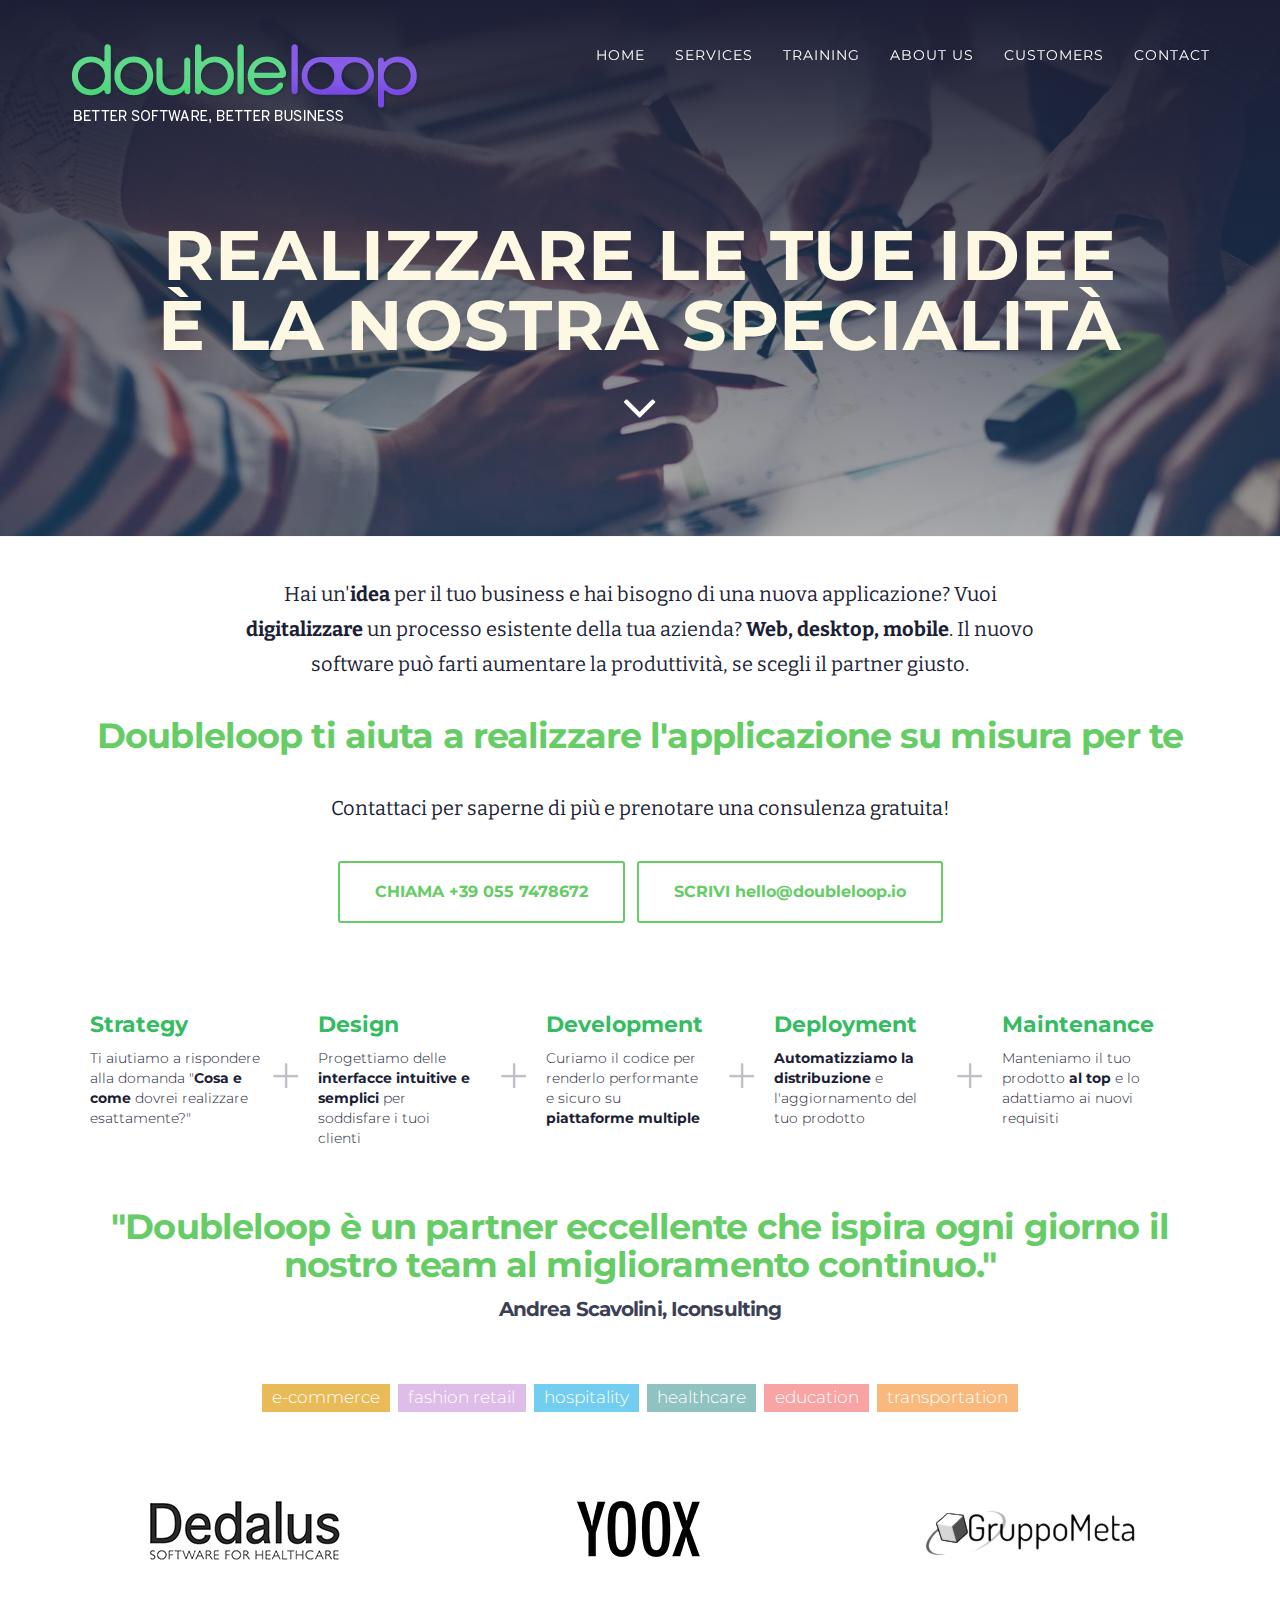
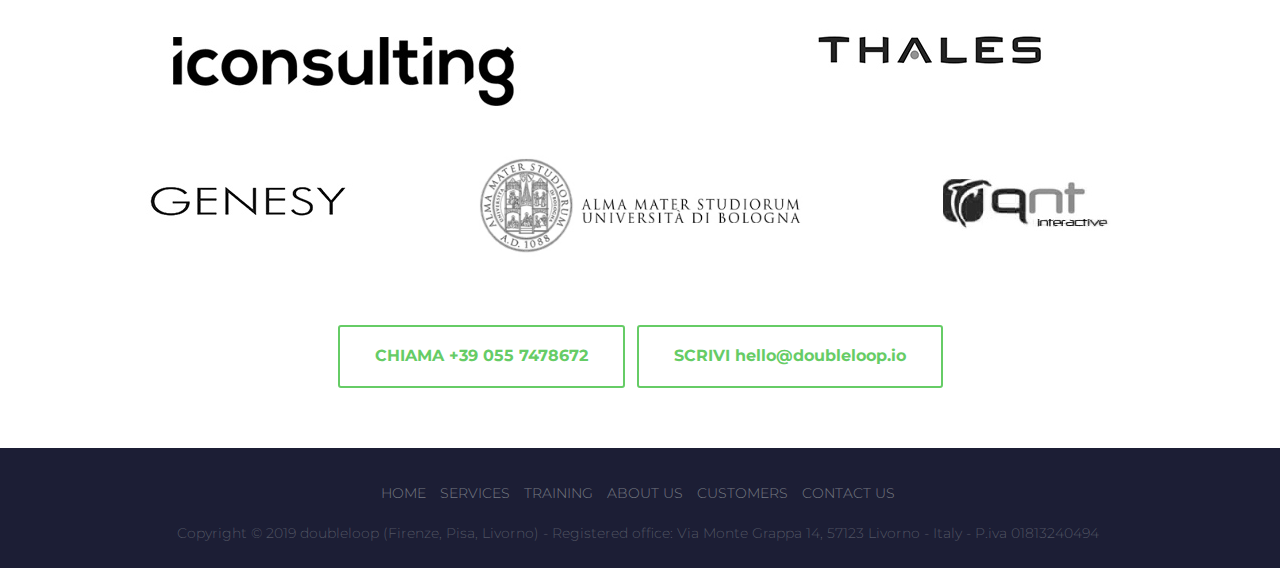
<file: landing-idea.html>
<!DOCTYPE html>
<html lang="en">
<head>
  <meta charset="utf-8">
  <meta http-equiv="X-UA-Compatible" content="IE=edge">
  <meta name="viewport" content="width=device-width, user-scalable=no">
  <meta name="apple-mobile-web-app-capable" content="yes"/>
  <meta name="apple-mobile-web-app-status-bar-style" content="black"/>
  <meta name="description" content="software development company">
  <meta name="keywords" lang="it" content="software,development,training,tdd,refactoring,unit test,test driven development,.net,c#,nodejs,javascript,firenze,livorno,toscana">

  <meta property="og:site_name" content="doubleloop - better software, better business" />
  <meta property="og:title" content="doubleloop - first-class software solutions" />
  <meta property="og:description" content="Software development and training" />
  <meta property="og:url" content="https://doubleloop.io" />
  <meta property="og:image" content="https://doubleloop.io/img/logos/doubleloop.png" >

  <meta name="twitter:card" content="summary_large_image">
  <meta name="twitter:title" content="doubleloop - first-class software solutions">
  <meta name="twitter:description" content="Software development and training">
  <meta name="twitter:url" content="https://doubleloop.io">
  <meta name="twitter:image:src" content="https://doubleloop.io/img/logos/doubleloop.png">

  <link rel="apple-touch-icon" href="img/apple-touch-icon.png"/>
  <link rel="shortcut icon" href="img/favicon.ico" type="image/x-icon">
  <link rel="icon" href="img/favicon.ico" type="image/x-icon">
  <title>Sviluppo software su misura - doubleloop</title>

  <!-- Bootstrap Core CSS -->
  <link href="css/bootstrap.min.css" rel="stylesheet">

  <!-- Custom CSS -->
  <link href="css/doubleloop.css" rel="stylesheet">

  <!-- Custom Fonts -->
  <link href="https://fonts.googleapis.com/css?family=Montserrat:300,400,700" rel="stylesheet" type="text/css">
  <link href='https://fonts.googleapis.com/css?family=Bitter:400,700,400italic' rel='stylesheet' type='text/css'>

  <!-- HTML5 Shim and Respond.js IE8 support of HTML5 elements and media queries -->
  <!-- WARNING: Respond.js doesn't work if you view the page via file:// -->
  <!--[if lt IE 9]>
  <script src="https://oss.maxcdn.com/libs/html5shiv/3.7.0/html5shiv.js"></script>
  <script src="https://oss.maxcdn.com/libs/respond.js/1.4.2/respond.min.js"></script>
  <![endif]-->
</head>

<body id="page-top" class="page services">

<!-- Navigation -->
<nav class="navbar navbar-default navbar-fixed-top">
  <div class="container">
    <!-- Brand and toggle get grouped for better mobile display -->
    <div class="navbar-header page-scroll">
      <button type="button" class="navbar-toggle" data-toggle="collapse" data-target="#navbar-collapse-1">
        <span class="sr-only">Toggle navigation</span>
        <span class="icon-bar"></span>
        <span class="icon-bar"></span>
        <span class="icon-bar"></span>
      </button>
      <a class="navbar-brand page-scroll" href="index.html"><img src="img/logos/doubleloop.png" class="img-responsive" alt=""></a>
    </div>

    <!-- Collect the nav links, forms, and other content for toggling -->
    <div class="collapse navbar-collapse" id="navbar-collapse-1">
      <ul class="nav navbar-nav navbar-right">
        <li>
          <a href="index.html">Home</a>
        </li>
        <li>
          <a href="services.html">Services</a>
        </li>  
		<li>		
          <a href="training.html">Training</a>        
        <li>
          <a href="team.html">About us</a>
        </li>
        <li>
          <a href="customers.html">Customers</a>
        </li>
        <li>
          <a href="contact.html">Contact</a>
        </li>
      </ul>
    </div>
    <!-- /.navbar-collapse -->
  </div>
  <!-- /.container-fluid -->
</nav>

<!-- Header -->
<header style="background-image: url(img/header-bg-services.jpg);">
  <div class="container">
    <div class="intro-text">
      <!--<div class="intro-lead-out">Services</div>-->
      <div class="intro-heading scale-1">Realizzare le tue idee <br class="break-line">è la nostra specialità</div>
      <a href="#training" class="page-scroll arrow-down btn-block scale-1"><i class="fa fa-angle-down fa-4x"></i></a>
    </div>
  </div>
</header>
<div class="hr"><span class="hr-inner"></span></div>

<!-- Content Section -->
<section id="training" style="padding: 20px 0">
  <div class="container">
    <div class="row">
      <div class="col-lg-12 text-center">        
		<h3 class="section-subheading text-center">
			Hai un'<strong>idea</strong> per il tuo business e hai bisogno di una nuova applicazione? Vuoi <strong>digitalizzare</strong> un processo esistente della tua azienda?
			<strong>Web, desktop, mobile</strong>. Il nuovo software può farti aumentare la produttività, se scegli il partner giusto.			
		</h3>
		<h2 class="section-heading" style="color: #66cc66">Doubleloop ti aiuta a realizzare l'applicazione su misura per te</h2>
		<h3 class="section-subheading text-center">
			Contattaci per saperne di più e prenotare una consulenza gratuita! 			
		</h3>
      </div>
    </div>
    <div class="row" style="margin-top: 0px">
      <div class="col-lg-12 text-center">
		 <a href="tel:+390557478672" class="page-scroll btn btn-xl" style="font-weight: bold">CHIAMA +39 055 7478672</a>&nbsp;&nbsp;
		 <a href="mailto:hello@doubleloop.io?subject=Information" class="page-scroll btn btn-xl" style="text-transform: none; font-weight: bold">SCRIVI <span>hello@doubleloop.io</span></a>
      </div>
    </div>
  </div>
</section>

<section id="capabilities" class="content" style="padding-bottom: 0px">
  <div class="container">
    <div class="row">
      <div class="col-sm-12">        
        <div class="cap-column">
          <h4>Strategy</h4>
          Ti aiutiamo a rispondere alla domanda "<strong>Cosa e come</strong> dovrei realizzare esattamente?"
        </div>
        <div class="cap-column plus">
          <h4>Design</h4>
          Progettiamo delle <strong>interfacce intuitive e semplici</strong> per soddisfare i tuoi clienti
        </div>
        <div class="cap-column plus">
          <h4>Development</h4>
          Curiamo il codice per renderlo performante e sicuro su <strong>piattaforme multiple</strong>		  
        </div>
        <div class="cap-column plus">
          <h4>Deployment</h4>
		  <strong>Automatizziamo la distribuzione</strong> e l'aggiornamento del tuo prodotto
        </div>
        <div class="cap-column plus">
          <h4>Maintenance</h4>
		  Manteniamo il tuo prodotto <strong>al top</strong> e lo adattiamo ai nuovi requisiti		  
        </div>
      </div>
    </div>
 </div>
</section>

<section id="clients" class="" style="padding-top: 60px">
  <div class="container">
    <div class="row">
      <div class="col-lg-12 text-center">
	  <h2 class="section-heading" style="color: #66cc66;">"Doubleloop è un partner eccellente che ispira ogni giorno il nostro team al miglioramento continuo." <br><span style="font-size: 20px; color: #3c4055">Andrea Scavolini, <a class="text-muted" target="_blank" href="https://www.iconsulting.biz/">Iconsulting</a><span></h2>
        <h3 class="section-subheading text-muted">
          <div class="label-group">
            <span class="label label-default label-color1 label-big">e-commerce</span>
            <span class="label label-default label-color2 label-big">fashion retail</span>
            <span class="label label-default label-color3 label-big">hospitality</span>
            <span class="label label-default label-color4 label-big">healthcare</span>
            <span class="label label-default label-color5 label-big">education</span>
            <span class="label label-default label-color6 label-big">transportation</span>
          </div>
        </h3>
      </div>
    </div>

    <div class="row">
      <div class="col-md-4 col-sm-4">
        <img src="img/logos/dedalus.jpg" class="img-responsive img-centered" alt="logo dedalus">
      </div>
      <div class="col-md-4 col-sm-4">
        <img src="img/logos/yoox.jpg" class="img-responsive img-centered" alt="logo yoox">
      </div>
      <div class="col-md-4 col-sm-4">
        <img src="img/logos/gruppometa.jpg" class="img-responsive img-centered" alt="logo gruppometa">
      </div>
    </div>

    <div class="row">
      <div class="col-md-6 col-sm-6">
        <img src="img/logos/iconsulting.jpg" class="img-responsive img-centered" alt="logo iconsulting">
      </div>
      
      <div class="col-md-6 col-sm-6">
        <img src="img/logos/thales.jpg" class="img-responsive img-centered" alt="logo thales">
      </div>
    </div>

    <div class="row">
      <div class="col-md-4 col-sm-4">
        <img src="img/logos/genesy.jpg" class="img-responsive img-centered" alt="logo genesy">
      </div>
      <div class="col-md-4 col-sm-4">
        <img src="img/logos/unibo.jpg" class="img-responsive img-centered" alt="logo università di bologna">
      </div>
      <div class="col-md-4 col-sm-4">
        <img src="img/logos/qnt.jpg" class="img-responsive img-centered" alt="logo qnt">
      </div>
      <!--<div class="col-md-4 col-sm-4">
        <img src="img/logos/giuntiscuola.jpg" class="img-responsive img-centered" alt="logo giunti scuola">
      </div>-->
    </div>
	
	 <div class="row" style="margin-top: 60px">
      <div class="col-lg-12 text-center">
		 <a href="tel:+390557478672" class="page-scroll btn btn-xl" style="font-weight: bold">CHIAMA +39 055 7478672</a>&nbsp;&nbsp;
		 <a href="mailto:hello@doubleloop.io?subject=Information" class="page-scroll btn btn-xl" style="text-transform: none; font-weight: bold">SCRIVI <span>hello@doubleloop.io</span></a>
      </div>
    </div>
  </div>
</section>



<!-- Footer -->
<footer>
  <div class="container">
    <div class="clearfix">
      <div class="col-sm-12">
        <ul class="list-inline quicklinks">
          <li><a href="index.html">Home</a>
          </li>
          <li><a href="services.html">Services</a>
          </li>
          <li><a href="training.html">Training</a>
          </li>
          <li><a href="team.html">About us</a>
          </li>
          <li><a href="customers.html">Customers</a>
          </li>
          <li><a href="contact.html">Contact Us</a>
          </li>
        </ul>
      </div>
    </div>

    <div class="clearfix">
      <div class="list-inline copy">
                <span>
                    Copyright © 2019 doubleloop (Firenze, Pisa, Livorno) -
                    Registered office: Via Monte Grappa 14, 57123 Livorno - Italy -
                    P.iva 01813240494
                </span>
      </div>
    </div>
  </div>
</footer>
<a href="#0" title="Scroll to top" class="scroll-top"><i class="fa fa-chevron-up"></i></a>

<!-- Global site tag (gtag.js) - Google Analytics -->
<script async src="https://www.googletagmanager.com/gtag/js?id=G-K4JGNP31JR"></script>
<script>
  window.dataLayer = window.dataLayer || [];
  function gtag(){dataLayer.push(arguments);}
  gtag('js', new Date());

  gtag('config', 'G-K4JGNP31JR');
</script>

<!-- jQuery -->
<script src="js/doubleloop.js"></script>

<script>
  jQuery('#team').find('a[href^="http"]').attr('target', 'blank')
</script>

</body>
</html>
</file>
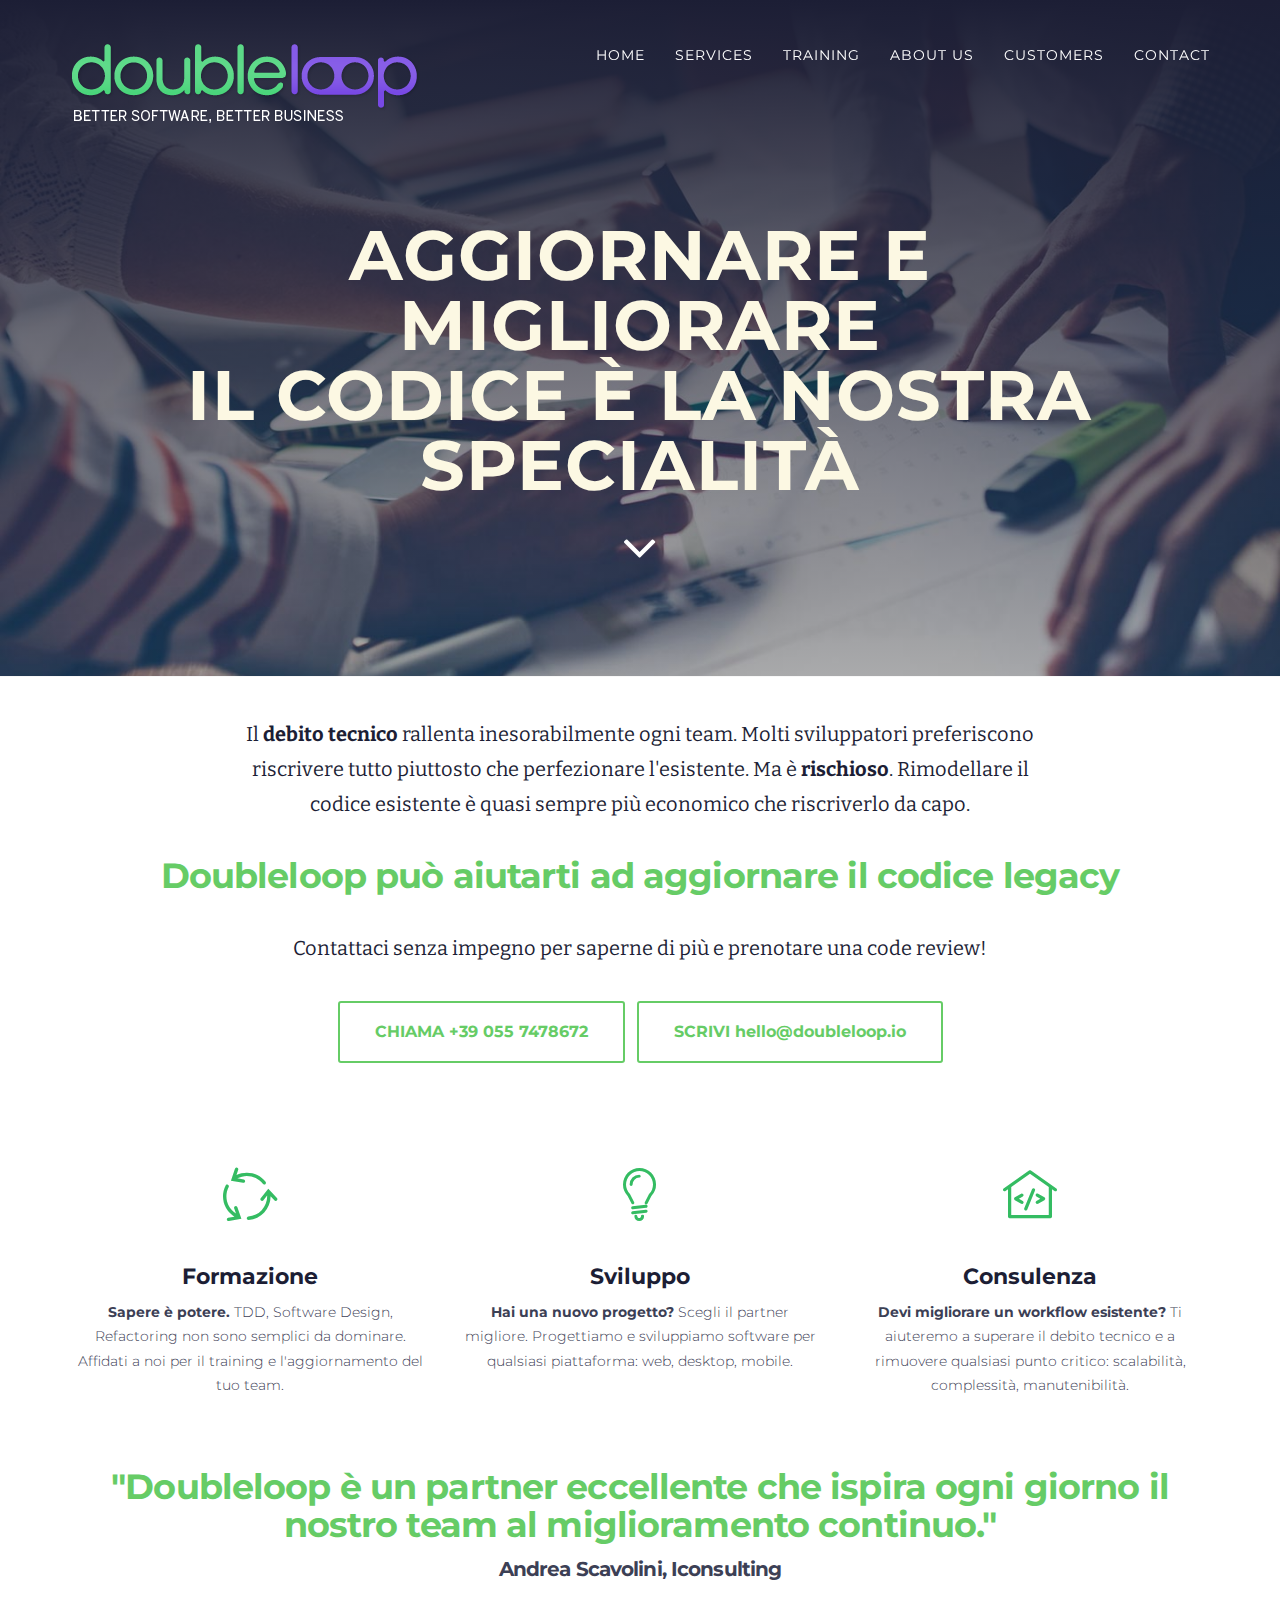
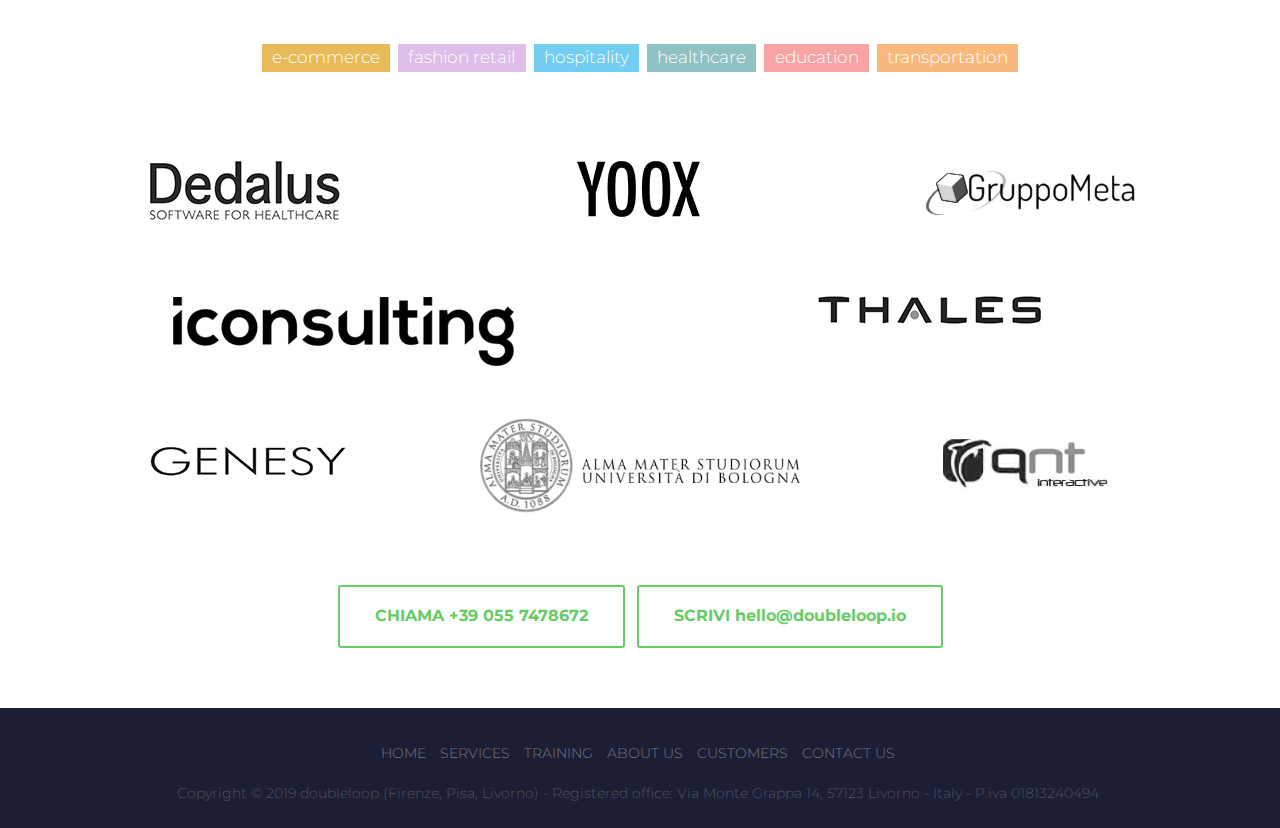
<file: landing-legacy.html>
<!DOCTYPE html>
<html lang="en">
<head>
  <meta charset="utf-8">
  <meta http-equiv="X-UA-Compatible" content="IE=edge">
  <meta name="viewport" content="width=device-width, user-scalable=no">
  <meta name="apple-mobile-web-app-capable" content="yes"/>
  <meta name="apple-mobile-web-app-status-bar-style" content="black"/>
  <meta name="description" content="software development company">
  <meta name="keywords" lang="it" content="software,development,training,tdd,refactoring,unit test,test driven development,.net,c#,nodejs,javascript,firenze,livorno,toscana">

  <meta property="og:site_name" content="doubleloop - better software, better business" />
  <meta property="og:title" content="doubleloop - first-class software solutions" />
  <meta property="og:description" content="Software development and training" />
  <meta property="og:url" content="https://doubleloop.io" />
  <meta property="og:image" content="https://doubleloop.io/img/logos/doubleloop.png" >

  <meta name="twitter:card" content="summary_large_image">
  <meta name="twitter:title" content="doubleloop - first-class software solutions">
  <meta name="twitter:description" content="Software development and training">
  <meta name="twitter:url" content="https://doubleloop.io">
  <meta name="twitter:image:src" content="https://doubleloop.io/img/logos/doubleloop.png">

  <link rel="apple-touch-icon" href="img/apple-touch-icon.png"/>
  <link rel="shortcut icon" href="img/favicon.ico" type="image/x-icon">
  <link rel="icon" href="img/favicon.ico" type="image/x-icon">
  <title>Liberati dal legacy code - doubleloop</title>

  <!-- Bootstrap Core CSS -->
  <link href="css/bootstrap.min.css" rel="stylesheet">

  <!-- Custom CSS -->
  <link href="css/doubleloop.css" rel="stylesheet">

  <!-- Custom Fonts -->
  <link href="https://fonts.googleapis.com/css?family=Montserrat:300,400,700" rel="stylesheet" type="text/css">
  <link href='https://fonts.googleapis.com/css?family=Bitter:400,700,400italic' rel='stylesheet' type='text/css'>

  <!-- HTML5 Shim and Respond.js IE8 support of HTML5 elements and media queries -->
  <!-- WARNING: Respond.js doesn't work if you view the page via file:// -->
  <!--[if lt IE 9]>
  <script src="https://oss.maxcdn.com/libs/html5shiv/3.7.0/html5shiv.js"></script>
  <script src="https://oss.maxcdn.com/libs/respond.js/1.4.2/respond.min.js"></script>
  <![endif]-->
</head>

<body id="page-top" class="page training">

<!-- Navigation -->
<nav class="navbar navbar-default navbar-fixed-top">
  <div class="container">
    <!-- Brand and toggle get grouped for better mobile display -->
    <div class="navbar-header page-scroll">
      <button type="button" class="navbar-toggle" data-toggle="collapse" data-target="#navbar-collapse-1">
        <span class="sr-only">Toggle navigation</span>
        <span class="icon-bar"></span>
        <span class="icon-bar"></span>
        <span class="icon-bar"></span>
      </button>
      <a class="navbar-brand page-scroll" href="index.html"><img src="img/logos/doubleloop.png" class="img-responsive" alt=""></a>
    </div>

    <!-- Collect the nav links, forms, and other content for toggling -->
    <div class="collapse navbar-collapse" id="navbar-collapse-1">
      <ul class="nav navbar-nav navbar-right">
        <li>
          <a href="index.html">Home</a>
        </li>
        <li>
          <a href="services.html">Services</a>
        </li>  
		<li>		
          <a href="training.html">Training</a>        
        <li>
          <a href="team.html">About us</a>
        </li>
        <li>
          <a href="customers.html">Customers</a>
        </li>
        <li>
          <a href="contact.html">Contact</a>
        </li>
      </ul>
    </div>
    <!-- /.navbar-collapse -->
  </div>
  <!-- /.container-fluid -->
</nav>

<!-- Header -->
<header style="background-image: url(img/header-bg-services.jpg);">
  <div class="container">
    <div class="intro-text">
      <!--<div class="intro-lead-out">Services</div>-->
      <div class="intro-heading scale-1">Aggiornare e migliorare <br class="break-line">il codice è la nostra specialità</div>
      <a href="#training" class="page-scroll arrow-down btn-block scale-1"><i class="fa fa-angle-down fa-4x"></i></a>
    </div>
  </div>
</header>
<div class="hr"><span class="hr-inner"></span></div>

<!-- Content Section -->
<section id="training" style="padding: 20px 0">
  <div class="container">
    <div class="row">
      <div class="col-lg-12 text-center">        
		<h3 class="section-subheading text-center">
			Il <strong>debito tecnico</strong> rallenta inesorabilmente ogni team.
			Molti sviluppatori preferiscono riscrivere tutto piuttosto che perfezionare l'esistente. 
			Ma è <strong>rischioso</strong>.
			Rimodellare il codice esistente è quasi sempre più economico che riscriverlo&nbsp;da&nbsp;capo. 			
		</h3>
		<h2 class="section-heading" style="color: #66cc66">Doubleloop può aiutarti ad aggiornare il codice legacy</h2>
		<h3 class="section-subheading text-center">
			Contattaci senza impegno per saperne di più e prenotare una code review! 			
		</h3>
      </div>
    </div>
    <div class="row" style="margin-top: 0px">
      <div class="col-lg-12 text-center">
		 <a href="tel:+390557478672" class="page-scroll btn btn-xl" style="font-weight: bold">CHIAMA +39 055 7478672</a>&nbsp;&nbsp;
		 <a href="mailto:hello@doubleloop.io?subject=Information" class="page-scroll btn btn-xl" style="text-transform: none; font-weight: bold">SCRIVI <span>hello@doubleloop.io</span></a>
      </div>
    </div>
  </div>
</section>

<section id="training" style="padding-bottom: 0px">
  <div class="container">
    <div class="row text-center">
      <div class="col-md-4">
                    <span class="fa-stack fa-4x">
                        <i class="db-icon icon-service1"></i>
                    </span>
          <h4>Formazione</h4>
          <p class="text-muted"><strong>Sapere è potere.</strong> TDD, Software Design, Refactoring non sono semplici da dominare. Affidati a noi per il training e l'aggiornamento del tuo team.
          </p>
      </div>
      <div class="col-md-4">
                    <span class="fa-stack fa-4x">
                        <i class="db-icon icon-service2"></i>
                    </span>
          <h4>Sviluppo</h4>
          <p class="text-muted"><strong>Hai una nuovo progetto?</strong> Scegli il partner migliore. Progettiamo e sviluppiamo software per qualsiasi piattaforma: web, desktop, mobile. 
          </p>
      </div>
      <div class="col-md-4">
                    <span class="fa-stack fa-4x">
                        <i class="db-icon icon-service3"></i>
                    </span>
          <h4>Consulenza</h4>
          <p class="text-muted"><strong>Devi migliorare un workflow esistente?</strong> Ti aiuteremo a superare il debito tecnico e a rimuovere qualsiasi punto critico: scalabilità, complessità, manutenibilità.</p>
      </div>
    </div>   

  </div>
</section>

<section id="clients" class="" style="padding-top: 60px">
  <div class="container">
    <div class="row">
      <div class="col-lg-12 text-center">
	  <h2 class="section-heading" style="color: #66cc66;">"Doubleloop è un partner eccellente che ispira ogni giorno il nostro team al miglioramento continuo." <br><span style="font-size: 20px; color: #3c4055">Andrea Scavolini, <a class="text-muted" target="_blank" href="https://www.iconsulting.biz/">Iconsulting</a><span></h2>
        <h3 class="section-subheading text-muted">
          <div class="label-group">
            <span class="label label-default label-color1 label-big">e-commerce</span>
            <span class="label label-default label-color2 label-big">fashion retail</span>
            <span class="label label-default label-color3 label-big">hospitality</span>
            <span class="label label-default label-color4 label-big">healthcare</span>
            <span class="label label-default label-color5 label-big">education</span>
            <span class="label label-default label-color6 label-big">transportation</span>
          </div>
        </h3>
      </div>
    </div>

    <div class="row">
      <div class="col-md-4 col-sm-4">
        <img src="img/logos/dedalus.jpg" class="img-responsive img-centered" alt="logo dedalus">
      </div>
      <div class="col-md-4 col-sm-4">
        <img src="img/logos/yoox.jpg" class="img-responsive img-centered" alt="logo yoox">
      </div>
      <div class="col-md-4 col-sm-4">
        <img src="img/logos/gruppometa.jpg" class="img-responsive img-centered" alt="logo gruppometa">
      </div>
    </div>

    <div class="row">
      <div class="col-md-6 col-sm-6">
        <img src="img/logos/iconsulting.jpg" class="img-responsive img-centered" alt="logo iconsulting">
      </div>
      
      <div class="col-md-6 col-sm-6">
        <img src="img/logos/thales.jpg" class="img-responsive img-centered" alt="logo thales">
      </div>
    </div>

    <div class="row">
      <div class="col-md-4 col-sm-4">
        <img src="img/logos/genesy.jpg" class="img-responsive img-centered" alt="logo genesy">
      </div>
      <div class="col-md-4 col-sm-4">
        <img src="img/logos/unibo.jpg" class="img-responsive img-centered" alt="logo università di bologna">
      </div>
      <div class="col-md-4 col-sm-4">
        <img src="img/logos/qnt.jpg" class="img-responsive img-centered" alt="logo qnt">
      </div>
      <!--<div class="col-md-4 col-sm-4">
        <img src="img/logos/giuntiscuola.jpg" class="img-responsive img-centered" alt="logo giunti scuola">
      </div>-->
    </div>
	
	 <div class="row" style="margin-top: 60px">
      <div class="col-lg-12 text-center">
		 <a href="tel:+390557478672" class="page-scroll btn btn-xl" style="font-weight: bold">CHIAMA +39 055 7478672</a>&nbsp;&nbsp;
		 <a href="mailto:hello@doubleloop.io?subject=Information" class="page-scroll btn btn-xl" style="text-transform: none; font-weight: bold">SCRIVI <span>hello@doubleloop.io</span></a>
      </div>
    </div>
  </div>
</section>



<!-- Footer -->
<footer>
  <div class="container">
    <div class="clearfix">
      <div class="col-sm-12">
        <ul class="list-inline quicklinks">
          <li><a href="index.html">Home</a>
          </li>
          <li><a href="services.html">Services</a>
          </li>
          <li><a href="training.html">Training</a>
          </li>
          <li><a href="team.html">About us</a>
          </li>
          <li><a href="customers.html">Customers</a>
          </li>
          <li><a href="contact.html">Contact Us</a>
          </li>
        </ul>
      </div>
    </div>

    <div class="clearfix">
      <div class="list-inline copy">
                <span>
                    Copyright © 2019 doubleloop (Firenze, Pisa, Livorno) -
                    Registered office: Via Monte Grappa 14, 57123 Livorno - Italy -
                    P.iva 01813240494
                </span>
      </div>
    </div>
  </div>
</footer>
<a href="#0" title="Scroll to top" class="scroll-top"><i class="fa fa-chevron-up"></i></a>

<!-- Global site tag (gtag.js) - Google Analytics -->
<script async src="https://www.googletagmanager.com/gtag/js?id=G-K4JGNP31JR"></script>
<script>
  window.dataLayer = window.dataLayer || [];
  function gtag(){dataLayer.push(arguments);}
  gtag('js', new Date());

  gtag('config', 'G-K4JGNP31JR');
</script>

<!-- jQuery -->
<script src="js/doubleloop.js"></script>

<script>
  jQuery('#team').find('a[href^="http"]').attr('target', 'blank')
</script>

</body>
</html>
</file>
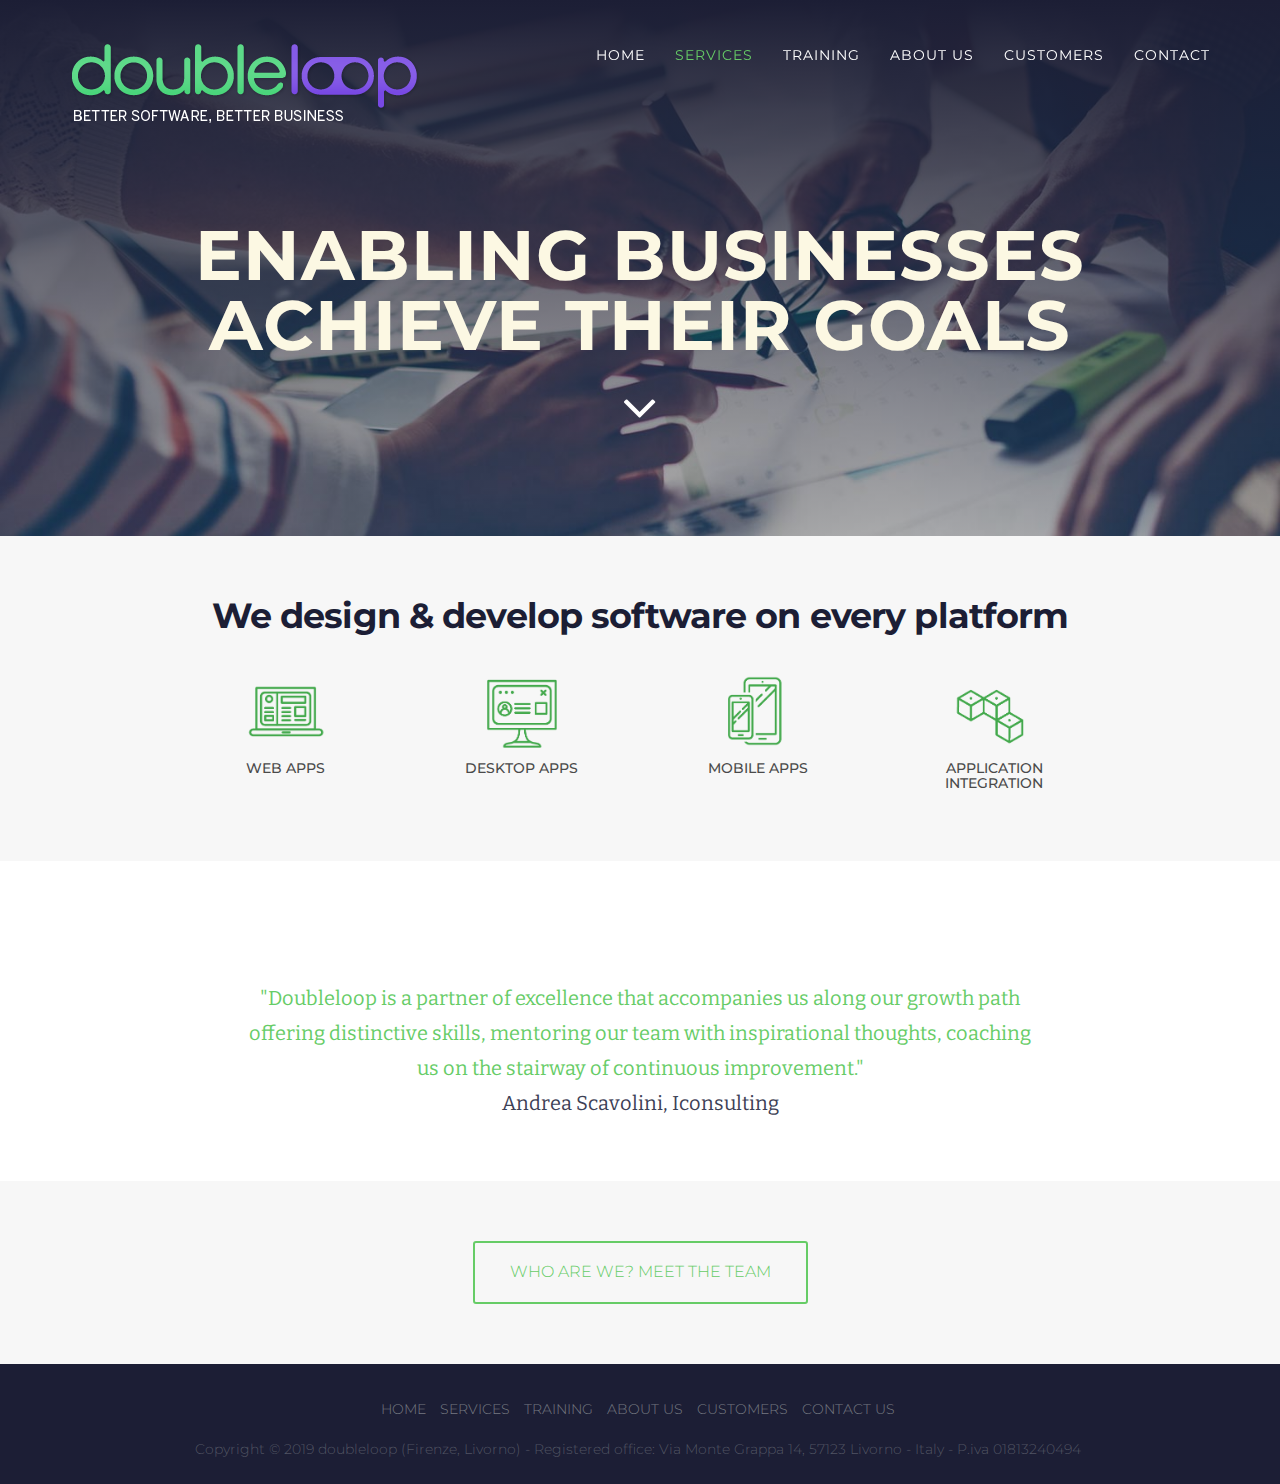
<file: services.html>
<!DOCTYPE html>
<html lang="en">
  <head>
    <meta charset="utf-8" />
    <meta http-equiv="X-UA-Compatible" content="IE=edge" />
    <meta name="viewport" content="width=device-width, user-scalable=no" />
    <meta name="apple-mobile-web-app-capable" content="yes" />
    <meta name="apple-mobile-web-app-status-bar-style" content="black" />
    <meta name="description" content="software development company" />
    <meta
      name="keywords"
      lang="it"
      content="software,development,application,web,mobile,destop,firenze,livorno,toscana"
    />

    <meta
      property="og:site_name"
      content="doubleloop - better software, better business"
    />
    <meta
      property="og:title"
      content="doubleloop - first-class software solutions"
    />
    <meta
      property="og:description"
      content="Software development and training"
    />
    <meta property="og:url" content="https://doubleloop.io" />
    <meta
      property="og:image"
      content="https://doubleloop.io/img/logos/doubleloop.png"
    />

    <meta name="twitter:card" content="summary_large_image" />
    <meta
      name="twitter:title"
      content="doubleloop - first-class software solutions"
    />
    <meta
      name="twitter:description"
      content="Software development and training"
    />
    <meta name="twitter:url" content="https://doubleloop.io" />
    <meta
      name="twitter:image:src"
      content="https://doubleloop.io/img/logos/doubleloop.png"
    />

    <link rel="apple-touch-icon" href="img/apple-touch-icon.png" />
    <link rel="shortcut icon" href="img/favicon.ico" type="image/x-icon" />
    <link rel="icon" href="img/favicon.ico" type="image/x-icon" />
    <title>Services - doubleloop</title>

    <!-- Bootstrap Core CSS -->
    <link href="css/bootstrap.min.css" rel="stylesheet" />

    <!-- Custom CSS -->
    <link href="css/doubleloop.css" rel="stylesheet" />

    <!-- Custom Fonts -->
    <link
      href="https://fonts.googleapis.com/css?family=Montserrat:300,400,700"
      rel="stylesheet"
      type="text/css"
    />
    <link
      href="https://fonts.googleapis.com/css?family=Bitter:400,700,400italic"
      rel="stylesheet"
      type="text/css"
    />

    <!-- HTML5 Shim and Respond.js IE8 support of HTML5 elements and media queries -->
    <!-- WARNING: Respond.js doesn't work if you view the page via file:// -->
    <!--[if lt IE 9]>
      <script src="https://oss.maxcdn.com/libs/html5shiv/3.7.0/html5shiv.js"></script>
      <script src="https://oss.maxcdn.com/libs/respond.js/1.4.2/respond.min.js"></script>
    <![endif]-->
  </head>

  <body id="page-top" class="page services">
    <!-- Navigation -->
    <nav class="navbar navbar-default navbar-fixed-top">
      <div class="container">
        <!-- Brand and toggle get grouped for better mobile display -->
        <div class="navbar-header page-scroll">
          <button
            type="button"
            class="navbar-toggle"
            data-toggle="collapse"
            data-target="#navbar-collapse-1"
          >
            <span class="sr-only">Toggle navigation</span>
            <span class="icon-bar"></span>
            <span class="icon-bar"></span>
            <span class="icon-bar"></span>
          </button>
          <a class="navbar-brand page-scroll" href="index.html"
            ><img src="img/logos/doubleloop.png" class="img-responsive" alt=""
          /></a>
        </div>

        <!-- Collect the nav links, forms, and other content for toggling -->
        <div class="collapse navbar-collapse" id="navbar-collapse-1">
          <ul class="nav navbar-nav navbar-right">
            <li>
              <a href="index.html">Home</a>
            </li>
            <li class="active">
              <a href="services.html">Services</a>
            </li>
            <li>
              <a href="training.html">Training</a>
            </li>
            <li>
              <a href="team.html">About us</a>
            </li>
            <li>
              <a href="customers.html">Customers</a>
            </li>
            <li>
              <a href="contact.html">Contact</a>
            </li>
          </ul>
        </div>
        <!-- /.navbar-collapse -->
      </div>
      <!-- /.container-fluid -->
    </nav>

    <!-- Header -->
    <header>
      <div class="container">
        <div class="intro-text">
          <!--<div class="intro-lead-out">Services</div>-->
          <div class="intro-heading scale-1">
            Enabling businesses<br class="break-line" />
            achieve their goals
          </div>
          <a href="#whatwedo" class="page-scroll arrow-down btn-block scale-1"
            ><i class="fa fa-angle-down fa-4x"></i
          ></a>
        </div>
      </div>
    </header>
    <div class="hr"><span class="hr-inner"></span></div>

    <!-- Content Section -->
    <section id="whatwedo" class="content bg-light-gray">
      <div class="container">
        <div class="row">
          <div class="col-sm-10 col-sm-offset-1">
            <h2 class="section-heading text-center">
              We design & develop software on every platform
            </h2>

            <div class="cap-column">
              <div class="icon">
                <img src="img/services/web_applications.png" />
              </div>
              <h5>Web apps</h5>
            </div>
            <div class="cap-column">
              <div class="icon">
                <img src="img/services/desktop_apps.png" />
              </div>
              <h5>Desktop apps</h5>
            </div>
            <div class="cap-column">
              <div class="icon"><img src="img/services/mobile_apps.png" /></div>
              <h5>Mobile apps</h5>
            </div>
            <div class="cap-column">
              <div class="icon">
                <img src="img/services/app_integration.png" />
              </div>
              <h5>Application integration</h5>
            </div>
          </div>
        </div>
      </div>
    </section>
    <section id="capabilities" class="content">
        <div class="container">
            <h3 class="section-subheading text-center endorsement" style="margin-bottom: 0px; margin-top: 60px">"Doubleloop is a partner of excellence that accompanies us along our growth path offering distinctive skills, mentoring our team with inspirational thoughts, coaching us on the stairway of continuous&nbsp;improvement." <span class="endorsement-author">Andrea Scavolini, <a class="text-muted" target="_blank" href="https://www.iconsulting.biz/">Iconsulting</a><span></h3>
        </div> 
    </section>
    <section id="whatwedo" class="content bg-light-gray">
        <div class="container">
            <div class="row">
                <div class="col-lg-12 text-center">
                    <a href="team.html" class="page-scroll btn btn-xl">Who are we? Meet the team</a>
                </div>
            </div>
        </div> 
    </section>

    <!-- Footer -->
    <footer>
      <div class="container">
        <div class="clearfix">
          <div class="col-sm-12">
            <ul class="list-inline quicklinks">
              <li><a href="index.html">Home</a></li>
              <li><a href="services.html">Services</a></li>
              <li><a href="training.html">Training</a></li>
              <li><a href="team.html">About us</a></li>
              <li><a href="customers.html">Customers</a></li>
              <li><a href="contact.html">Contact Us</a></li>
            </ul>
          </div>
        </div>

        <div class="clearfix">
          <div class="list-inline copy">
            <span>
              Copyright © 2019 doubleloop (Firenze, Livorno) - Registered
              office: Via Monte Grappa 14, 57123 Livorno - Italy - P.iva
              01813240494
            </span>
          </div>
        </div>
      </div>
    </footer>
    <a href="#0" title="Scroll to top" class="scroll-top"
      ><i class="fa fa-chevron-up"></i
    ></a>

    <!-- Global site tag (gtag.js) - Google Analytics -->
    <script async src="https://www.googletagmanager.com/gtag/js?id=G-K4JGNP31JR"></script>
    <script>
      window.dataLayer = window.dataLayer || [];
      function gtag(){dataLayer.push(arguments);}
      gtag('js', new Date());

      gtag('config', 'G-K4JGNP31JR');
    </script>

    <!-- jQuery -->
    <script src="js/doubleloop.js"></script>

    <script>
      jQuery("#team").find('a[href^="http"]').attr("target", "blank");
    </script>
  </body>
</html>
</file>
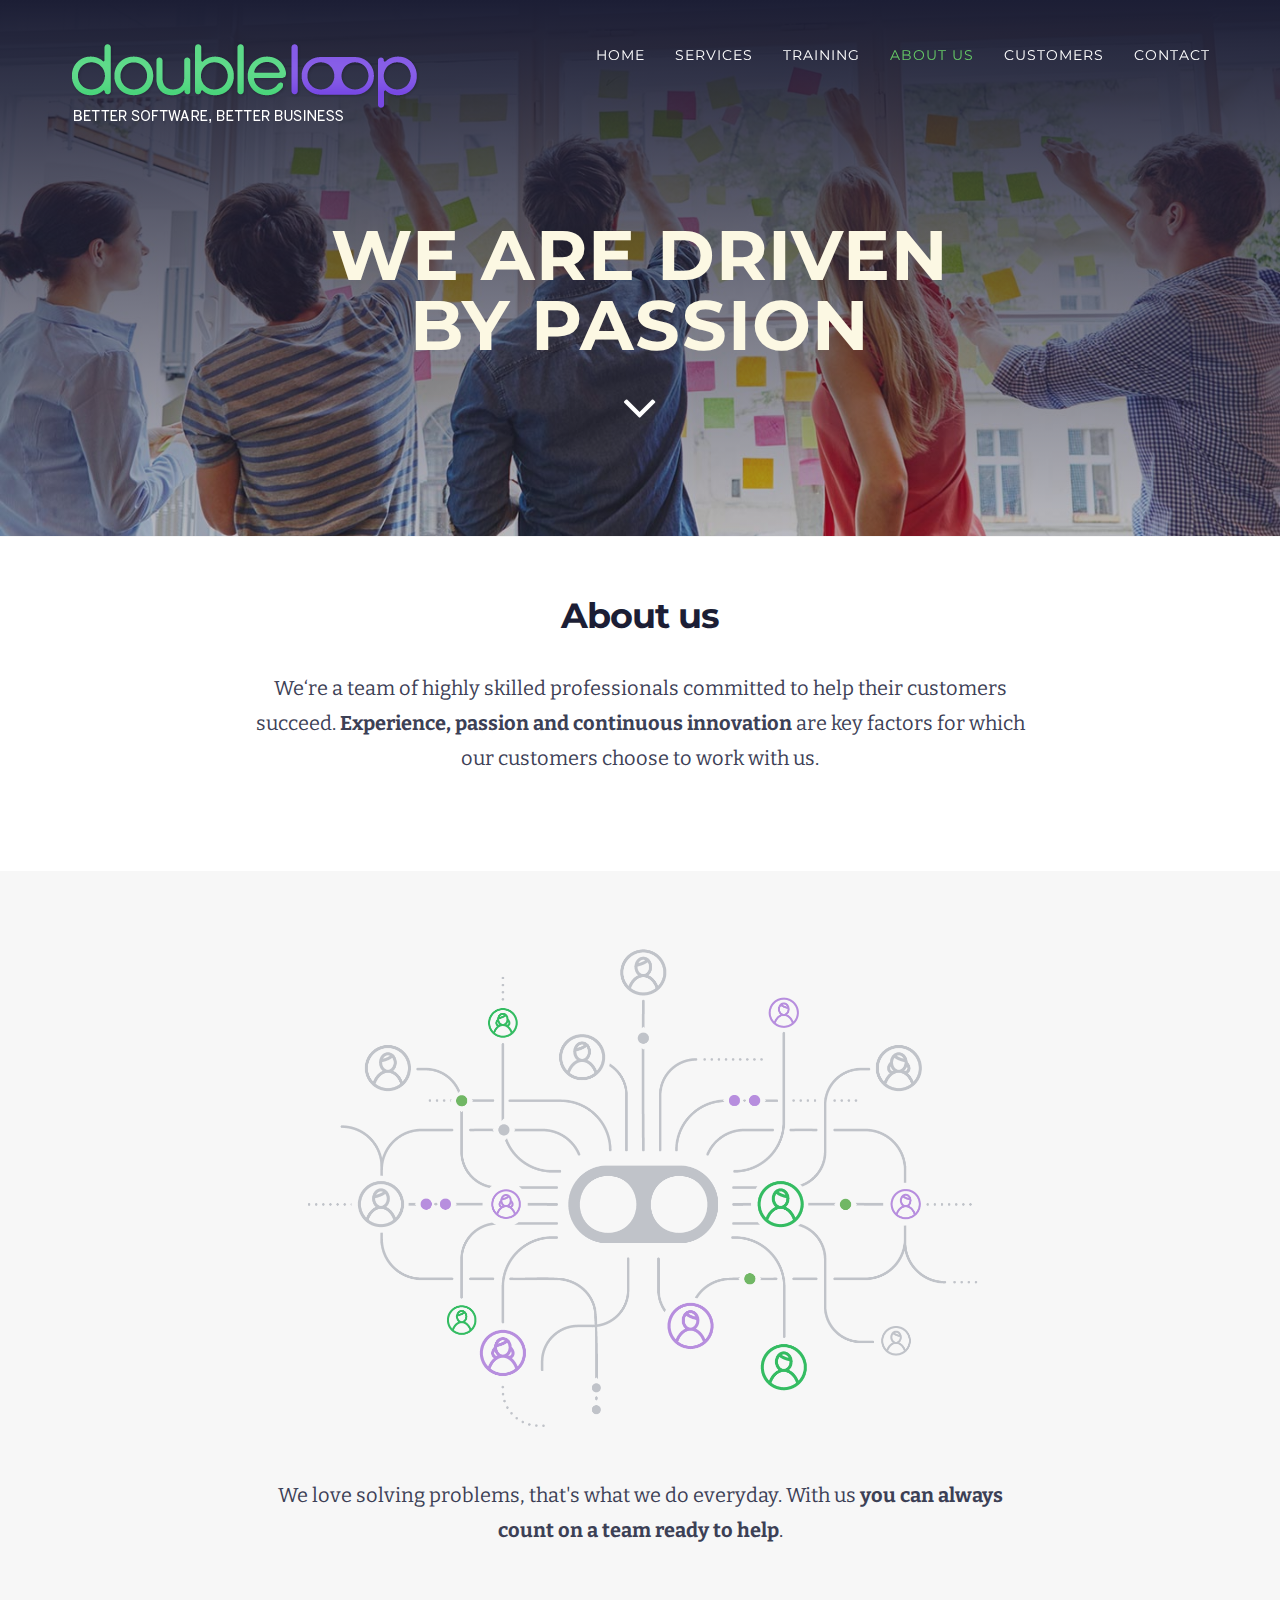
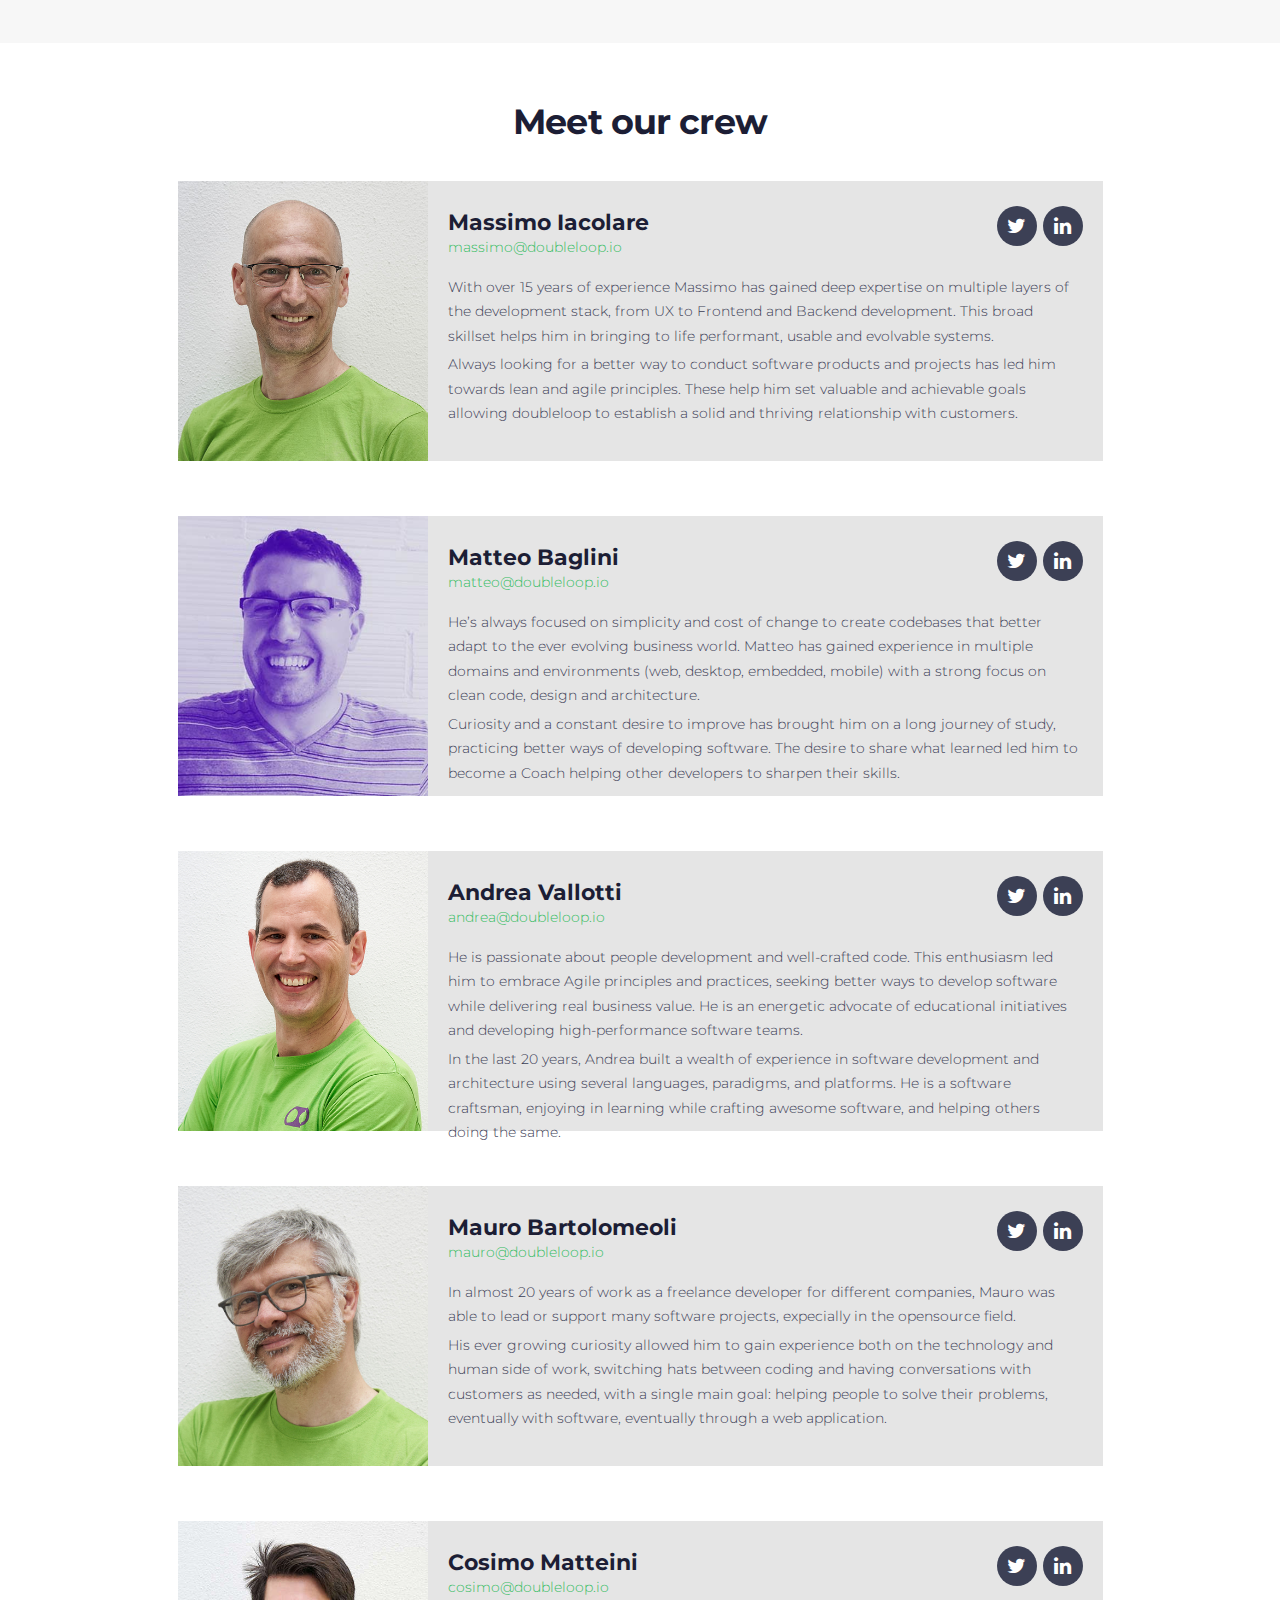
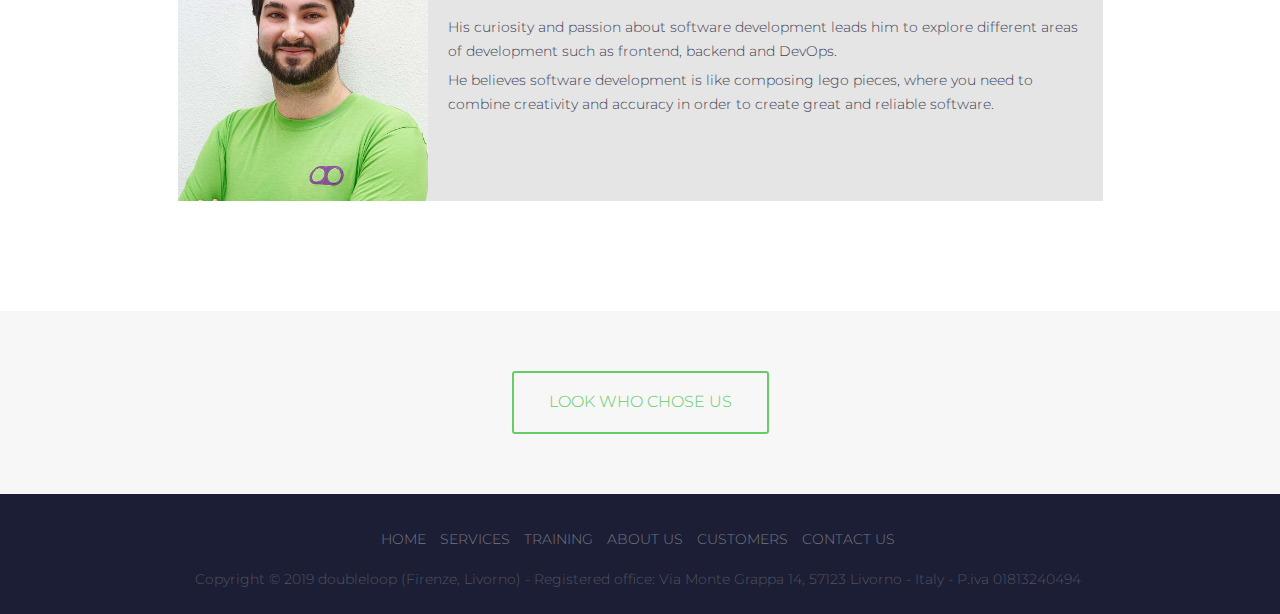
<file: team.html>
<!DOCTYPE html>
<html lang="en">
<head>
  <meta charset="utf-8">
  <meta http-equiv="X-UA-Compatible" content="IE=edge">
  <meta name="viewport" content="width=device-width, user-scalable=no">
  <meta name="apple-mobile-web-app-capable" content="yes"/>
  <meta name="apple-mobile-web-app-status-bar-style" content="black"/>
  <meta name="description" content="software development company">
  <meta name="keywords" lang="it" content="software,development,team,firenze,livorno,toscana">

  <meta property="og:site_name" content="doubleloop - better software, better business" />
  <meta property="og:title" content="doubleloop - first-class software solutions" />
  <meta property="og:description" content="Software development and training" />
  <meta property="og:url" content="https://doubleloop.io" />
  <meta property="og:image" content="https://doubleloop.io/img/logos/doubleloop.png" >

  <meta name="twitter:card" content="summary_large_image">
  <meta name="twitter:title" content="doubleloop - first-class software solutions">
  <meta name="twitter:description" content="Software development and training">
  <meta name="twitter:url" content="https://doubleloop.io">
  <meta name="twitter:image:src" content="https://doubleloop.io/img/logos/doubleloop.png">

  <link rel="apple-touch-icon" href="img/apple-touch-icon.png"/>
  <link rel="shortcut icon" href="img/favicon.ico" type="image/x-icon">
  <link rel="icon" href="img/favicon.ico" type="image/x-icon">
  <title>Team - doubleloop</title>

  <!-- Bootstrap Core CSS -->
  <link href="css/bootstrap.min.css" rel="stylesheet">

  <!-- Custom CSS -->
  <link href="css/doubleloop.css" rel="stylesheet">

  <!-- Custom Fonts -->
  <link href="https://fonts.googleapis.com/css?family=Montserrat:300,400,700" rel="stylesheet" type="text/css">
  <link href='https://fonts.googleapis.com/css?family=Bitter:400,700,400italic' rel='stylesheet' type='text/css'>

  <!-- HTML5 Shim and Respond.js IE8 support of HTML5 elements and media queries -->
  <!-- WARNING: Respond.js doesn't work if you view the page via file:// -->
  <!--[if lt IE 9]>
  <script src="https://oss.maxcdn.com/libs/html5shiv/3.7.0/html5shiv.js"></script>
  <script src="https://oss.maxcdn.com/libs/respond.js/1.4.2/respond.min.js"></script>
  <![endif]-->
</head>

<body id="page-top" class="page team">

<!-- Navigation -->
<nav class="navbar navbar-default navbar-fixed-top">
  <div class="container">
    <!-- Brand and toggle get grouped for better mobile display -->
    <div class="navbar-header page-scroll">
      <button type="button" class="navbar-toggle" data-toggle="collapse" data-target="#navbar-collapse-1">
        <span class="sr-only">Toggle navigation</span>
        <span class="icon-bar"></span>
        <span class="icon-bar"></span>
        <span class="icon-bar"></span>
      </button>
      <a class="navbar-brand page-scroll" href="index.html"><img src="img/logos/doubleloop.png" class="img-responsive" alt=""></a>
    </div>

    <!-- Collect the nav links, forms, and other content for toggling -->
    <div class="collapse navbar-collapse" id="navbar-collapse-1">
      <ul class="nav navbar-nav navbar-right">
        <li>
          <a href="index.html">Home</a>
        </li>
        <li>
          <a href="services.html">Services</a>
        </li>
        <li>
          <a href="training.html">Training</a>
        </li>
        <li class="active">
          <a href="team.html">About us</a>
        </li>
        <li>
          <a href="customers.html">Customers</a>
        </li>
        <li>
          <a href="contact.html">Contact</a>
        </li>
      </ul>
    </div>
    <!-- /.navbar-collapse -->
  </div>
  <!-- /.container-fluid -->
</nav>

<!-- Header -->
<header>
  <div class="container">
    <div class="intro-text">
      <!--<div class="intro-lead-out">About us</div>-->
      <div class="intro-heading scale-1">We are driven<br class="break-line"> by passion</div>
      <a href="#team" class="page-scroll arrow-down btn-block scale-1"><i class="fa fa-angle-down fa-4x"></i></a>
    </div>
  </div>
</header>
<div class="hr"><span class="hr-inner"></span></div>

<!-- Content Section -->
<section id="team" >
  <div class="container">
    <div class="row">
      <div class="col-lg-12 text-center">
        <h2 class="section-heading">About us</h2>
        <h3 class="section-subheading text-muted">
          We‘re a team of highly skilled professionals committed to help their customers succeed. <strong>Experience, passion and continuous innovation</strong> are key factors for which our customers choose to work with us.
        </h3>
      </div>
    </div>
  </div>
</section>

<section id="team-graph" class="bg-light-gray">
  <div class="container">
    <div class="row">
      <div class="col-lg-8 col-lg-offset-2 text-center">
        <img src="img/team/doubleloop-coworkers-colored-v2.png" width="700" class="img-responsive img-centered">

        <h3 class="section-subheading text-muted">
          We love solving problems, that's what we do everyday. With us <strong>you can 
          always count on a team ready to help</strong>.
        </h3>
      </div>
    </div>
  </div>
</section>

<section id="team-founders">
  <div class="container">
    <div class="row">
      <div class="col-lg-12 text-center">
        <h2 class="section-heading">Meet our crew</h2>
        <!--h3 class="section-subheading text-muted">Lorem ipsum dolor sit amet, consectetur adipiscing elit. </h3-->
      </div>
      <div class="col-sm-10 col-sm-offset-1">
        <div class="team-member">
          <div class="team-content">
            <div class="team-img" style="background-image: url(img/team/massi.jpg)"></div>
            <h4>Massimo Iacolare
              <ul class="list-inline social-buttons">
                <li><a href="https://twitter.com/iacoware"><i class="fa fa-twitter"></i></a></li>
                <li><a href="https://it.linkedin.com/in/massimoiacolare"><i class="fa fa-linkedin"></i></a></li>
              </ul>
            </h4>
            <p class="text-muted address"><a href="mailto:massimo@doubleloop.io">massimo@doubleloop.io</a></p>
            <p class="text-muted" style="margin-bottom: 4px;">
              With over 15 years of experience Massimo has gained deep expertise on multiple layers of the development stack, from UX to Frontend and Backend development. This broad skillset helps him in bringing to life performant, usable and evolvable systems.
            </p>
            <p class="text-muted">
              Always looking for a better way to conduct software products and projects has led him towards lean and agile principles. These help him set valuable and achievable goals allowing doubleloop to establish a solid and thriving relationship with customers.
            </p>
          </div>
        </div>
      </div>

      <div class="col-sm-10 col-sm-offset-1">
        <div class="team-member">
          <div class="team-content">
            <div class="team-img" style="background-image: url(img/team/matteo.jpg)"></div>
            <h4>Matteo Baglini
              <ul class="list-inline social-buttons">
                <li><a href="https://twitter.com/matteobaglini"><i class="fa fa-twitter"></i></a></li>
                <li><a href="https://it.linkedin.com/in/matteobaglini"><i class="fa fa-linkedin"></i></a></li>
              </ul>
            </h4>
            <p class="text-muted address"><a href="mailto:matteo@doubleloop.io">matteo@doubleloop.io</a></p>
            <p class="text-muted" style="margin-bottom: 4px;">
              He’s always focused on simplicity and cost of change to create codebases that better adapt to the ever evolving business world. Matteo has gained experience in multiple domains and environments (web, desktop, embedded, mobile) with a strong focus on clean code, design and architecture.
            </p>
            <p class="text-muted">
              Curiosity and a constant desire to improve has brought him on a long journey of study, practicing better ways of developing software. The desire to share what learned led him to become a Coach helping other developers to sharpen their skills.
            </p>
          </div>
        </div>
      </div>

      <div class="col-sm-10 col-sm-offset-1">
        <div class="team-member">
          <div class="team-content">
            <div class="team-img" style="background-image: url(img/team/andrea.jpg)"></div>
            <h4>Andrea Vallotti
              <ul class="list-inline social-buttons">
                <li><a href="https://twitter.com/AndreaVallotti"><i class="fa fa-twitter"></i></a></li>
                <li><a href="https://www.linkedin.com/in/andrea-vallotti-b379313/"><i class="fa fa-linkedin"></i></a></li>
              </ul>
            </h4>
            <p class="text-muted address"><a href="mailto:andrea@doubleloop.io">andrea@doubleloop.io</a></p>
            <p class="text-muted" style="margin-bottom: 4px;">
              He is passionate about people development and well-crafted code. This enthusiasm led him to embrace Agile principles and practices, seeking better ways to develop software while delivering real business value. He is an energetic advocate of educational initiatives and developing high-performance software teams.
            </p>
            <p class="text-muted">
              In the last 20 years, Andrea built a wealth of experience in software development and architecture using several languages, paradigms, and platforms. He is a software craftsman, enjoying in learning while crafting awesome software, and helping others doing the same.
            </p>
          </div>
        </div>
      </div>

      <div class="col-sm-10 col-sm-offset-1">
        <div class="team-member">
          <div class="team-content">
            <div class="team-img" style="background-image: url(img/team/mauro.jpg)"></div>
            <h4>Mauro Bartolomeoli
              <ul class="list-inline social-buttons">
                <li><a href="https://twitter.com/mauro_bart"><i class="fa fa-twitter"></i></a></li>
                <li><a href="https://www.linkedin.com/in/mauro-bartolomeoli-a156182/"><i class="fa fa-linkedin"></i></a></li>
              </ul>
            </h4>
            <p class="text-muted address"><a href="mailto:mauro@doubleloop.io">mauro@doubleloop.io</a></p>
            <p class="text-muted" style="margin-bottom: 4px;">
              In almost 20 years of work as a freelance developer for different companies, Mauro was able to lead or support many software projects, expecially in the opensource field.
            </p>
            <p class="text-muted">
              His ever growing curiosity allowed him to gain experience both on the technology and human side of work, switching hats between coding and having conversations with customers as needed, with a single main goal: helping people to solve their problems, eventually with software, eventually through a web application.
            </p>
            <!-- <p class="text-muted">
              Being prone to easily getting bored, he is always looking for ways to improve his work and life, and new challenges to undertake. For the same reason he is always in conflict between learning something new, or getting deeper knowledge of consolidated stuff. A good mix between the two is what allows him to effectively have conversations with people from different roles."
            </p> -->
          </div>
        </div>
      </div>

      <div class="col-sm-10 col-sm-offset-1">
        <div class="team-member">
          <div class="team-content">
            <div class="team-img" style="background-image: url(img/team/cosimo.jpg)"></div>
            <h4>Cosimo Matteini
              <ul class="list-inline social-buttons">
                <li><a href="https://twitter.com/MatteiniCosimo"><i class="fa fa-twitter"></i></a></li>
                <li><a href="https://www.linkedin.com/in/cosimo-matteini-138a22188/"><i class="fa fa-linkedin"></i></a></li>
              </ul>
            </h4>
            <p class="text-muted address"><a href="mailto:cosimo@doubleloop.io">cosimo@doubleloop.io</a></p>
            <p class="text-muted" style="margin-bottom: 4px;">
              His curiosity and passion about software development leads him to explore different areas of development such as frontend, backend and DevOps.
            </p>
            <p class="text-muted">
              He believes software development is like composing lego pieces, where you need to combine creativity and accuracy in order to create great and reliable software.
            </p>
          </div>
        </div>
      </div>
  
    </div>
  </div>
</section>

<section id="team-go" class="bg-light-gray">
  <div class="container">
    <div class="row">
      <div class="col-lg-12 text-center">
        <a href="customers.html" class="page-scroll btn btn-xl">Look who chose us</a>
      </div>
    </div>
  </div>
</section>

<!-- Footer -->
<footer>
  <div class="container">
    <div class="clearfix">
      <div class="col-sm-12">
        <ul class="list-inline quicklinks">
          <li><a href="index.html">Home</a>
          </li>
          <li><a href="services.html">Services</a>
          </li>
          <li><a href="training.html">Training</a>
          </li>
          <li><a href="team.html">About us</a>
          </li>
          <li><a href="customers.html">Customers</a>
          </li>
          <li><a href="contact.html">Contact Us</a>
          </li>
        </ul>
      </div>
    </div>

    <div class="clearfix">
      <div class="list-inline copy">
                <span>
                    Copyright © 2019 doubleloop (Firenze, Livorno) -
                    Registered office: Via Monte Grappa 14, 57123 Livorno - Italy -
                    P.iva 01813240494
                </span>
      </div>
    </div>
  </div>
</footer>
<a href="#0" title="Scroll to top" class="scroll-top"><i class="fa fa-chevron-up"></i></a>

<!-- Global site tag (gtag.js) - Google Analytics -->
<script async src="https://www.googletagmanager.com/gtag/js?id=G-K4JGNP31JR"></script>
<script>
  window.dataLayer = window.dataLayer || [];
  function gtag(){dataLayer.push(arguments);}
  gtag('js', new Date());

  gtag('config', 'G-K4JGNP31JR');
</script>

<!-- jQuery -->
<script src="js/doubleloop.js"></script>

<script>
  jQuery('#team,#community').find('a[href^="http"]').attr('target', 'blank')
</script>

</body>
</html>
</file>
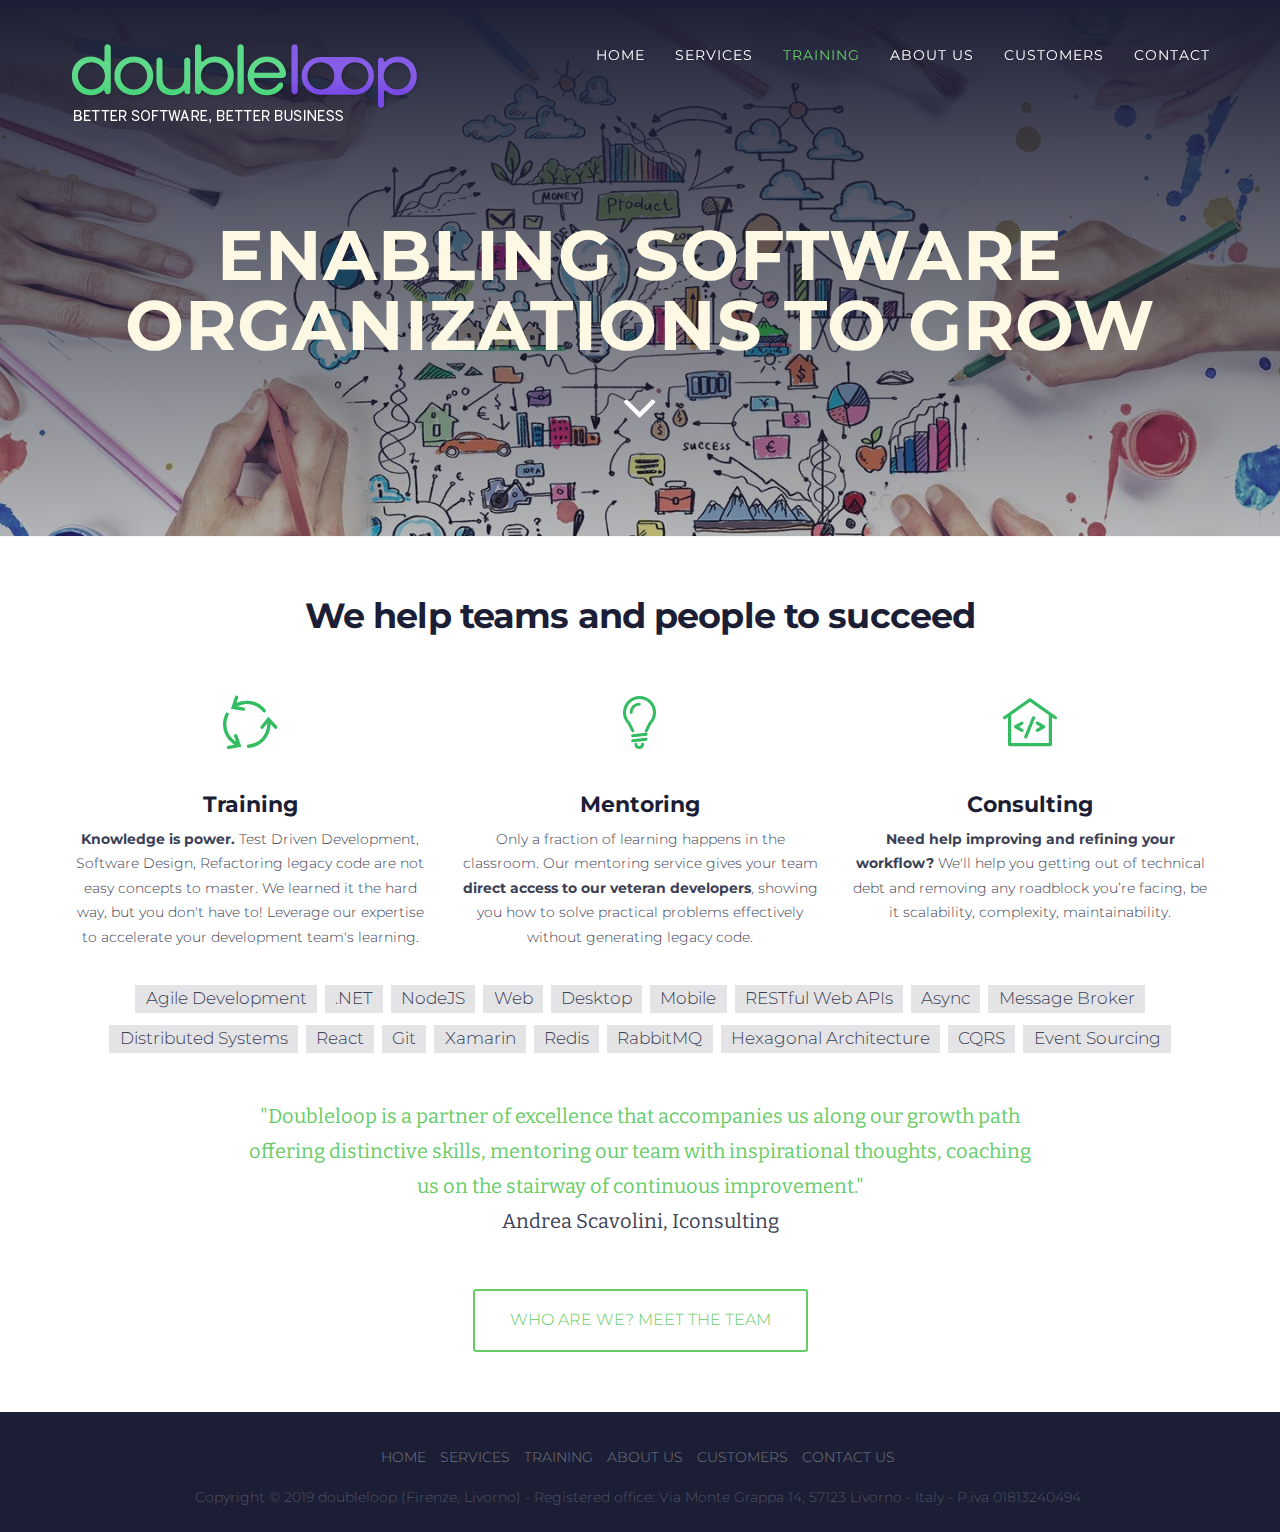
<file: training.html>
<!DOCTYPE html>
<html lang="en">
<head>
  <meta charset="utf-8">
  <meta http-equiv="X-UA-Compatible" content="IE=edge">
  <meta name="viewport" content="width=device-width, user-scalable=no">
  <meta name="apple-mobile-web-app-capable" content="yes"/>
  <meta name="apple-mobile-web-app-status-bar-style" content="black"/>
  <meta name="description" content="software development company">
  <meta name="keywords" lang="it" content="software,development,training,tdd,refactoring,unit test,test driven development,.net,c#,nodejs,javascript,firenze,livorno,toscana">

  <meta property="og:site_name" content="doubleloop - better software, better business" />
  <meta property="og:title" content="doubleloop - first-class software solutions" />
  <meta property="og:description" content="Software development and training" />
  <meta property="og:url" content="https://doubleloop.io" />
  <meta property="og:image" content="https://doubleloop.io/img/logos/doubleloop.png" >

  <meta name="twitter:card" content="summary_large_image">
  <meta name="twitter:title" content="doubleloop - first-class software solutions">
  <meta name="twitter:description" content="Software development and training">
  <meta name="twitter:url" content="https://doubleloop.io">
  <meta name="twitter:image:src" content="https://doubleloop.io/img/logos/doubleloop.png">

  <link rel="apple-touch-icon" href="img/apple-touch-icon.png"/>
  <link rel="shortcut icon" href="img/favicon.ico" type="image/x-icon">
  <link rel="icon" href="img/favicon.ico" type="image/x-icon">
  <title>Training - doubleloop</title>

  <!-- Bootstrap Core CSS -->
  <link href="css/bootstrap.min.css" rel="stylesheet">

  <!-- Custom CSS -->
  <link href="css/doubleloop.css" rel="stylesheet">

  <!-- Custom Fonts -->
  <link href="https://fonts.googleapis.com/css?family=Montserrat:300,400,700" rel="stylesheet" type="text/css">
  <link href='https://fonts.googleapis.com/css?family=Bitter:400,700,400italic' rel='stylesheet' type='text/css'>

  <!-- HTML5 Shim and Respond.js IE8 support of HTML5 elements and media queries -->
  <!-- WARNING: Respond.js doesn't work if you view the page via file:// -->
  <!--[if lt IE 9]>
  <script src="https://oss.maxcdn.com/libs/html5shiv/3.7.0/html5shiv.js"></script>
  <script src="https://oss.maxcdn.com/libs/respond.js/1.4.2/respond.min.js"></script>
  <![endif]-->
</head>

<body id="page-top" class="page training">

<!-- Navigation -->
<nav class="navbar navbar-default navbar-fixed-top">
  <div class="container">
    <!-- Brand and toggle get grouped for better mobile display -->
    <div class="navbar-header page-scroll">
      <button type="button" class="navbar-toggle" data-toggle="collapse" data-target="#navbar-collapse-1">
        <span class="sr-only">Toggle navigation</span>
        <span class="icon-bar"></span>
        <span class="icon-bar"></span>
        <span class="icon-bar"></span>
      </button>
      <a class="navbar-brand page-scroll" href="index.html"><img src="img/logos/doubleloop.png" class="img-responsive" alt=""></a>
    </div>

    <!-- Collect the nav links, forms, and other content for toggling -->
    <div class="collapse navbar-collapse" id="navbar-collapse-1">
      <ul class="nav navbar-nav navbar-right">
        <li>
          <a href="index.html">Home</a>
        </li>
        <li>
          <a href="services.html">Services</a>
        </li>
        <li class="active">
          <a href="training.html">Training</a>
        </li>
        <li>
          <a href="team.html">About us</a>
        </li>
        <li>
          <a href="customers.html">Customers</a>
        </li>
        <li>
          <a href="contact.html">Contact</a>
        </li>
      </ul>
    </div>
    <!-- /.navbar-collapse -->
  </div>
  <!-- /.container-fluid -->
</nav>

<!-- Header -->
<header>
  <div class="container">
    <div class="intro-text">
      <!--<div class="intro-lead-out">Services</div>-->
      <div class="intro-heading scale-1">Enabling software <br class="break-line">organizations to grow</div>
      <a href="#training" class="page-scroll arrow-down btn-block scale-1"><i class="fa fa-angle-down fa-4x"></i></a>
    </div>
  </div>
</header>
<div class="hr"><span class="hr-inner"></span></div>

<!-- Content Section -->
<section id="training">
  <div class="container">
    <div class="row">
      <div class="col-lg-12 text-center">
        <h2 class="section-heading">We help teams and people to succeed</h2>
      </div>
    </div>
    <div class="row text-center">
      <div class="col-md-4">
                    <span class="fa-stack fa-4x">
                        <i class="db-icon icon-service1"></i>
                    </span>
          <h4>Training</h4>
          <p class="text-muted"><strong>Knowledge is power.</strong> Test Driven Development, Software Design, Refactoring legacy code are not easy concepts to master. We learned it the hard way, but you don't have to!
            Leverage our expertise to accelerate your development team's learning.
          </p>
      </div>
      <div class="col-md-4">
                    <span class="fa-stack fa-4x">
                        <i class="db-icon icon-service2"></i>
                    </span>
          <h4>Mentoring</h4>
          <p class="text-muted">Only a fraction of learning happens in the classroom. Our mentoring service gives your team <strong>direct access to our veteran developers</strong>, showing you how to solve practical problems effectively without generating legacy code.
          </p>
      </div>
      <div class="col-md-4">
                    <span class="fa-stack fa-4x">
                        <i class="db-icon icon-service3"></i>
                    </span>
          <h4>Consulting</h4>
          <p class="text-muted"><strong>Need help improving and refining your workflow?</strong> We'll help you getting out of technical debt and removing any roadblock you’re facing, be it scalability, complexity, maintainability.</p>
      </div>
    </div>
    <div class="row text-center">
      <div class="col-lg-12">
        <div class="label-group">
          <span class="label label-default label-big label-skills">Agile Development</span>
          <span class="label label-default label-big label-skills">.NET</span>
          <span class="label label-default label-big label-skills">NodeJS</span>
          <span class="label label-default label-big label-skills">Web</span>
          <span class="label label-default label-big label-skills">Desktop</span>
          <span class="label label-default label-big label-skills">Mobile</span>
          <span class="label label-default label-big label-skills">RESTful Web APIs</span>
          <span class="label label-default label-big label-skills">Async</span>
          <span class="label label-default label-big label-skills">Message Broker</span>
          <span class="label label-default label-big label-skills">Distributed Systems</span>
          <span class="label label-default label-big label-skills">React</span>
          <span class="label label-default label-big label-skills">Git</span>
          <span class="label label-default label-big label-skills">Xamarin</span>
          <span class="label label-default label-big label-skills">Redis</span>
          <span class="label label-default label-big label-skills">RabbitMQ</span>
          <span class="label label-default label-big label-skills">Hexagonal Architecture</span>
          <span class="label label-default label-big label-skills">CQRS</span>
          <span class="label label-default label-big label-skills">Event Sourcing</span>
        </div>
      </div>
    </div>
	
	<h3 class="section-subheading text-center endorsement">"Doubleloop is a partner of excellence that accompanies us along our growth path offering distinctive skills, mentoring our team with inspirational thoughts, coaching us on the stairway of continuous&nbsp;improvement." <span class="endorsement-author">Andrea Scavolini, <a class="text-muted" target="_blank" href="https://www.iconsulting.biz/">Iconsulting</a><span></h3>	  	  

    <div class="row" style="margin-top: 50px">
      <div class="col-lg-12 text-center">
        <a href="team.html" class="page-scroll btn btn-xl">who are we? Meet the team</a>
      </div>
    </div>
  </div>
</section>

<!-- Footer -->
<footer>
  <div class="container">
    <div class="clearfix">
      <div class="col-sm-12">
        <ul class="list-inline quicklinks">
          <li><a href="index.html">Home</a>
          </li>
          <li><a href="services.html">Services</a>
          </li>
          <li><a href="training.html">Training</a>
          </li>
          <li><a href="team.html">About us</a>
          </li>
          <li><a href="customers.html">Customers</a>
          </li>
          <li><a href="contact.html">Contact Us</a>
          </li>
        </ul>
      </div>
    </div>

    <div class="clearfix">
      <div class="list-inline copy">
                <span>
                    Copyright © 2019 doubleloop (Firenze, Livorno) -
                    Registered office: Via Monte Grappa 14, 57123 Livorno - Italy -
                    P.iva 01813240494
                </span>
      </div>
    </div>
  </div>
</footer>
<a href="#0" title="Scroll to top" class="scroll-top"><i class="fa fa-chevron-up"></i></a>

<!-- Global site tag (gtag.js) - Google Analytics -->
<script async src="https://www.googletagmanager.com/gtag/js?id=G-K4JGNP31JR"></script>
<script>
  window.dataLayer = window.dataLayer || [];
  function gtag(){dataLayer.push(arguments);}
  gtag('js', new Date());

  gtag('config', 'G-K4JGNP31JR');
</script>

<!-- jQuery -->
<script src="js/doubleloop.js"></script>

<script>
  jQuery('#team').find('a[href^="http"]').attr('target', 'blank')
</script>

</body>
</html>
</file>
<file: css/doubleloop.css>
.vertical-align {
  display: -webkit-box;
  display: -webkit-flex;
  display: -ms-flexbox;
  display: flex;
  -webkit-box-orient: vertical;
  -webkit-box-direction: normal;
  -webkit-flex-direction: column;
  -ms-flex-direction: column;
  flex-direction: column;
  -webkit-box-pack: center;
  -webkit-justify-content: center;
  -ms-flex-pack: center;
  justify-content: center;
  height: 100%;
}
/*!
 *  Font Awesome 4.2.0 by @davegandy - http://fontawesome.io - @fontawesome
 *  License - http://fontawesome.io/license (Font: SIL OFL 1.1, CSS: MIT License)
 */@font-face {
  font-family: 'FontAwesome';
  src: url('../fonts/fontawesome-webfont.eot?v=4.2.0');
  src: url('../fonts/fontawesome-webfont.eot?#iefix&v=4.2.0') format('embedded-opentype'), url('../fonts/fontawesome-webfont.woff?v=4.2.0') format('woff'), url('../fonts/fontawesome-webfont.ttf?v=4.2.0') format('truetype'), url('../fonts/fontawesome-webfont.svg?v=4.2.0#fontawesomeregular') format('svg');
  font-weight: normal;
  font-style: normal;
}
.fa {
  display: inline-block;
  font: normal normal normal 14px/1 FontAwesome;
  font-size: inherit;
  text-rendering: auto;
  -webkit-font-smoothing: antialiased;
  -moz-osx-font-smoothing: grayscale;
}
.fa-lg {
  font-size: 1.33333333em;
  line-height: .75em;
  vertical-align: -15%;
}
.fa-2x {
  font-size: 2em;
}
.fa-3x {
  font-size: 3em;
}
.fa-4x {
  font-size: 4em;
}
.fa-5x {
  font-size: 5em;
}
.fa-fw {
  width: 1.28571429em;
  text-align: center;
}
.fa-ul {
  padding-left: 0;
  margin-left: 2.14285714em;
  list-style-type: none;
}
.fa-ul > li {
  position: relative;
}
.fa-li {
  position: absolute;
  left: -2.14285714em;
  width: 2.14285714em;
  top: .14285714em;
  text-align: center;
}
.fa-li.fa-lg {
  left: -1.85714286em;
}
.fa-border {
  padding: .2em .25em .15em;
  border: solid .08em #eee;
  border-radius: 0.1em;
}
.pull-right {
  float: right;
}
.pull-left {
  float: left;
}
.fa.pull-left {
  margin-right: 0.3em;
}
.fa.pull-right {
  margin-left: 0.3em;
}
.fa-spin {
  -webkit-animation: fa-spin 2s infinite linear;
  animation: fa-spin 2s infinite linear;
}
@-webkit-keyframes fa-spin {
  0% {
    -webkit-transform: rotate(0deg);
    transform: rotate(0deg);
  }
  100% {
    -webkit-transform: rotate(359deg);
    transform: rotate(359deg);
  }
}
@keyframes fa-spin {
  0% {
    -webkit-transform: rotate(0deg);
    transform: rotate(0deg);
  }
  100% {
    -webkit-transform: rotate(359deg);
    transform: rotate(359deg);
  }
}
.fa-rotate-90 {
  filter: progid:DXImageTransform.Microsoft.BasicImage(rotation=1);
  -webkit-transform: rotate(90deg);
  -ms-transform: rotate(90deg);
  transform: rotate(90deg);
}
.fa-rotate-180 {
  filter: progid:DXImageTransform.Microsoft.BasicImage(rotation=2);
  -webkit-transform: rotate(180deg);
  -ms-transform: rotate(180deg);
  transform: rotate(180deg);
}
.fa-rotate-270 {
  filter: progid:DXImageTransform.Microsoft.BasicImage(rotation=3);
  -webkit-transform: rotate(270deg);
  -ms-transform: rotate(270deg);
  transform: rotate(270deg);
}
.fa-flip-horizontal {
  filter: progid:DXImageTransform.Microsoft.BasicImage(rotation=0, mirror=1);
  -webkit-transform: scale(-1, 1);
  -ms-transform: scale(-1, 1);
  transform: scale(-1, 1);
}
.fa-flip-vertical {
  filter: progid:DXImageTransform.Microsoft.BasicImage(rotation=2, mirror=1);
  -webkit-transform: scale(1, -1);
  -ms-transform: scale(1, -1);
  transform: scale(1, -1);
}
:root .fa-rotate-90,
:root .fa-rotate-180,
:root .fa-rotate-270,
:root .fa-flip-horizontal,
:root .fa-flip-vertical {
  filter: none;
}
.fa-stack {
  position: relative;
  display: inline-block;
  width: 2em;
  height: 2em;
  line-height: 2em;
  vertical-align: middle;
}
.fa-stack-1x,
.fa-stack-2x {
  position: absolute;
  left: 0;
  width: 100%;
  text-align: center;
}
.fa-stack-1x {
  line-height: inherit;
}
.fa-stack-2x {
  font-size: 2em;
}
.fa-inverse {
  color: #ffffff;
}
.fa-glass:before {
  content: "\f000";
}
.fa-music:before {
  content: "\f001";
}
.fa-search:before {
  content: "\f002";
}
.fa-envelope-o:before {
  content: "\f003";
}
.fa-heart:before {
  content: "\f004";
}
.fa-star:before {
  content: "\f005";
}
.fa-star-o:before {
  content: "\f006";
}
.fa-user:before {
  content: "\f007";
}
.fa-film:before {
  content: "\f008";
}
.fa-th-large:before {
  content: "\f009";
}
.fa-th:before {
  content: "\f00a";
}
.fa-th-list:before {
  content: "\f00b";
}
.fa-check:before {
  content: "\f00c";
}
.fa-remove:before,
.fa-close:before,
.fa-times:before {
  content: "\f00d";
}
.fa-search-plus:before {
  content: "\f00e";
}
.fa-search-minus:before {
  content: "\f010";
}
.fa-power-off:before {
  content: "\f011";
}
.fa-signal:before {
  content: "\f012";
}
.fa-gear:before,
.fa-cog:before {
  content: "\f013";
}
.fa-trash-o:before {
  content: "\f014";
}
.fa-home:before {
  content: "\f015";
}
.fa-file-o:before {
  content: "\f016";
}
.fa-clock-o:before {
  content: "\f017";
}
.fa-road:before {
  content: "\f018";
}
.fa-download:before {
  content: "\f019";
}
.fa-arrow-circle-o-down:before {
  content: "\f01a";
}
.fa-arrow-circle-o-up:before {
  content: "\f01b";
}
.fa-inbox:before {
  content: "\f01c";
}
.fa-play-circle-o:before {
  content: "\f01d";
}
.fa-rotate-right:before,
.fa-repeat:before {
  content: "\f01e";
}
.fa-refresh:before {
  content: "\f021";
}
.fa-list-alt:before {
  content: "\f022";
}
.fa-lock:before {
  content: "\f023";
}
.fa-flag:before {
  content: "\f024";
}
.fa-headphones:before {
  content: "\f025";
}
.fa-volume-off:before {
  content: "\f026";
}
.fa-volume-down:before {
  content: "\f027";
}
.fa-volume-up:before {
  content: "\f028";
}
.fa-qrcode:before {
  content: "\f029";
}
.fa-barcode:before {
  content: "\f02a";
}
.fa-tag:before {
  content: "\f02b";
}
.fa-tags:before {
  content: "\f02c";
}
.fa-book:before {
  content: "\f02d";
}
.fa-bookmark:before {
  content: "\f02e";
}
.fa-print:before {
  content: "\f02f";
}
.fa-camera:before {
  content: "\f030";
}
.fa-font:before {
  content: "\f031";
}
.fa-bold:before {
  content: "\f032";
}
.fa-italic:before {
  content: "\f033";
}
.fa-text-height:before {
  content: "\f034";
}
.fa-text-width:before {
  content: "\f035";
}
.fa-align-left:before {
  content: "\f036";
}
.fa-align-center:before {
  content: "\f037";
}
.fa-align-right:before {
  content: "\f038";
}
.fa-align-justify:before {
  content: "\f039";
}
.fa-list:before {
  content: "\f03a";
}
.fa-dedent:before,
.fa-outdent:before {
  content: "\f03b";
}
.fa-indent:before {
  content: "\f03c";
}
.fa-video-camera:before {
  content: "\f03d";
}
.fa-photo:before,
.fa-image:before,
.fa-picture-o:before {
  content: "\f03e";
}
.fa-pencil:before {
  content: "\f040";
}
.fa-map-marker:before {
  content: "\f041";
}
.fa-adjust:before {
  content: "\f042";
}
.fa-tint:before {
  content: "\f043";
}
.fa-edit:before,
.fa-pencil-square-o:before {
  content: "\f044";
}
.fa-share-square-o:before {
  content: "\f045";
}
.fa-check-square-o:before {
  content: "\f046";
}
.fa-arrows:before {
  content: "\f047";
}
.fa-step-backward:before {
  content: "\f048";
}
.fa-fast-backward:before {
  content: "\f049";
}
.fa-backward:before {
  content: "\f04a";
}
.fa-play:before {
  content: "\f04b";
}
.fa-pause:before {
  content: "\f04c";
}
.fa-stop:before {
  content: "\f04d";
}
.fa-forward:before {
  content: "\f04e";
}
.fa-fast-forward:before {
  content: "\f050";
}
.fa-step-forward:before {
  content: "\f051";
}
.fa-eject:before {
  content: "\f052";
}
.fa-chevron-left:before {
  content: "\f053";
}
.fa-chevron-right:before {
  content: "\f054";
}
.fa-plus-circle:before {
  content: "\f055";
}
.fa-minus-circle:before {
  content: "\f056";
}
.fa-times-circle:before {
  content: "\f057";
}
.fa-check-circle:before {
  content: "\f058";
}
.fa-question-circle:before {
  content: "\f059";
}
.fa-info-circle:before {
  content: "\f05a";
}
.fa-crosshairs:before {
  content: "\f05b";
}
.fa-times-circle-o:before {
  content: "\f05c";
}
.fa-check-circle-o:before {
  content: "\f05d";
}
.fa-ban:before {
  content: "\f05e";
}
.fa-arrow-left:before {
  content: "\f060";
}
.fa-arrow-right:before {
  content: "\f061";
}
.fa-arrow-up:before {
  content: "\f062";
}
.fa-arrow-down:before {
  content: "\f063";
}
.fa-mail-forward:before,
.fa-share:before {
  content: "\f064";
}
.fa-expand:before {
  content: "\f065";
}
.fa-compress:before {
  content: "\f066";
}
.fa-plus:before {
  content: "\f067";
}
.fa-minus:before {
  content: "\f068";
}
.fa-asterisk:before {
  content: "\f069";
}
.fa-exclamation-circle:before {
  content: "\f06a";
}
.fa-gift:before {
  content: "\f06b";
}
.fa-leaf:before {
  content: "\f06c";
}
.fa-fire:before {
  content: "\f06d";
}
.fa-eye:before {
  content: "\f06e";
}
.fa-eye-slash:before {
  content: "\f070";
}
.fa-warning:before,
.fa-exclamation-triangle:before {
  content: "\f071";
}
.fa-plane:before {
  content: "\f072";
}
.fa-calendar:before {
  content: "\f073";
}
.fa-random:before {
  content: "\f074";
}
.fa-comment:before {
  content: "\f075";
}
.fa-magnet:before {
  content: "\f076";
}
.fa-chevron-up:before {
  content: "\f077";
}
.fa-chevron-down:before {
  content: "\f078";
}
.fa-retweet:before {
  content: "\f079";
}
.fa-shopping-cart:before {
  content: "\f07a";
}
.fa-folder:before {
  content: "\f07b";
}
.fa-folder-open:before {
  content: "\f07c";
}
.fa-arrows-v:before {
  content: "\f07d";
}
.fa-arrows-h:before {
  content: "\f07e";
}
.fa-bar-chart-o:before,
.fa-bar-chart:before {
  content: "\f080";
}
.fa-twitter-square:before {
  content: "\f081";
}
.fa-facebook-square:before {
  content: "\f082";
}
.fa-camera-retro:before {
  content: "\f083";
}
.fa-key:before {
  content: "\f084";
}
.fa-gears:before,
.fa-cogs:before {
  content: "\f085";
}
.fa-comments:before {
  content: "\f086";
}
.fa-thumbs-o-up:before {
  content: "\f087";
}
.fa-thumbs-o-down:before {
  content: "\f088";
}
.fa-star-half:before {
  content: "\f089";
}
.fa-heart-o:before {
  content: "\f08a";
}
.fa-sign-out:before {
  content: "\f08b";
}
.fa-linkedin-square:before {
  content: "\f08c";
}
.fa-thumb-tack:before {
  content: "\f08d";
}
.fa-external-link:before {
  content: "\f08e";
}
.fa-sign-in:before {
  content: "\f090";
}
.fa-trophy:before {
  content: "\f091";
}
.fa-github-square:before {
  content: "\f092";
}
.fa-upload:before {
  content: "\f093";
}
.fa-lemon-o:before {
  content: "\f094";
}
.fa-phone:before {
  content: "\f095";
}
.fa-square-o:before {
  content: "\f096";
}
.fa-bookmark-o:before {
  content: "\f097";
}
.fa-phone-square:before {
  content: "\f098";
}
.fa-twitter:before {
  content: "\f099";
}
.fa-facebook:before {
  content: "\f09a";
}
.fa-github:before {
  content: "\f09b";
}
.fa-unlock:before {
  content: "\f09c";
}
.fa-credit-card:before {
  content: "\f09d";
}
.fa-rss:before {
  content: "\f09e";
}
.fa-hdd-o:before {
  content: "\f0a0";
}
.fa-bullhorn:before {
  content: "\f0a1";
}
.fa-bell:before {
  content: "\f0f3";
}
.fa-certificate:before {
  content: "\f0a3";
}
.fa-hand-o-right:before {
  content: "\f0a4";
}
.fa-hand-o-left:before {
  content: "\f0a5";
}
.fa-hand-o-up:before {
  content: "\f0a6";
}
.fa-hand-o-down:before {
  content: "\f0a7";
}
.fa-arrow-circle-left:before {
  content: "\f0a8";
}
.fa-arrow-circle-right:before {
  content: "\f0a9";
}
.fa-arrow-circle-up:before {
  content: "\f0aa";
}
.fa-arrow-circle-down:before {
  content: "\f0ab";
}
.fa-globe:before {
  content: "\f0ac";
}
.fa-wrench:before {
  content: "\f0ad";
}
.fa-tasks:before {
  content: "\f0ae";
}
.fa-filter:before {
  content: "\f0b0";
}
.fa-briefcase:before {
  content: "\f0b1";
}
.fa-arrows-alt:before {
  content: "\f0b2";
}
.fa-group:before,
.fa-users:before {
  content: "\f0c0";
}
.fa-chain:before,
.fa-link:before {
  content: "\f0c1";
}
.fa-cloud:before {
  content: "\f0c2";
}
.fa-flask:before {
  content: "\f0c3";
}
.fa-cut:before,
.fa-scissors:before {
  content: "\f0c4";
}
.fa-copy:before,
.fa-files-o:before {
  content: "\f0c5";
}
.fa-paperclip:before {
  content: "\f0c6";
}
.fa-save:before,
.fa-floppy-o:before {
  content: "\f0c7";
}
.fa-square:before {
  content: "\f0c8";
}
.fa-navicon:before,
.fa-reorder:before,
.fa-bars:before {
  content: "\f0c9";
}
.fa-list-ul:before {
  content: "\f0ca";
}
.fa-list-ol:before {
  content: "\f0cb";
}
.fa-strikethrough:before {
  content: "\f0cc";
}
.fa-underline:before {
  content: "\f0cd";
}
.fa-table:before {
  content: "\f0ce";
}
.fa-magic:before {
  content: "\f0d0";
}
.fa-truck:before {
  content: "\f0d1";
}
.fa-pinterest:before {
  content: "\f0d2";
}
.fa-pinterest-square:before {
  content: "\f0d3";
}
.fa-google-plus-square:before {
  content: "\f0d4";
}
.fa-google-plus:before {
  content: "\f0d5";
}
.fa-money:before {
  content: "\f0d6";
}
.fa-caret-down:before {
  content: "\f0d7";
}
.fa-caret-up:before {
  content: "\f0d8";
}
.fa-caret-left:before {
  content: "\f0d9";
}
.fa-caret-right:before {
  content: "\f0da";
}
.fa-columns:before {
  content: "\f0db";
}
.fa-unsorted:before,
.fa-sort:before {
  content: "\f0dc";
}
.fa-sort-down:before,
.fa-sort-desc:before {
  content: "\f0dd";
}
.fa-sort-up:before,
.fa-sort-asc:before {
  content: "\f0de";
}
.fa-envelope:before {
  content: "\f0e0";
}
.fa-linkedin:before {
  content: "\f0e1";
}
.fa-rotate-left:before,
.fa-undo:before {
  content: "\f0e2";
}
.fa-legal:before,
.fa-gavel:before {
  content: "\f0e3";
}
.fa-dashboard:before,
.fa-tachometer:before {
  content: "\f0e4";
}
.fa-comment-o:before {
  content: "\f0e5";
}
.fa-comments-o:before {
  content: "\f0e6";
}
.fa-flash:before,
.fa-bolt:before {
  content: "\f0e7";
}
.fa-sitemap:before {
  content: "\f0e8";
}
.fa-umbrella:before {
  content: "\f0e9";
}
.fa-paste:before,
.fa-clipboard:before {
  content: "\f0ea";
}
.fa-lightbulb-o:before {
  content: "\f0eb";
}
.fa-exchange:before {
  content: "\f0ec";
}
.fa-cloud-download:before {
  content: "\f0ed";
}
.fa-cloud-upload:before {
  content: "\f0ee";
}
.fa-user-md:before {
  content: "\f0f0";
}
.fa-stethoscope:before {
  content: "\f0f1";
}
.fa-suitcase:before {
  content: "\f0f2";
}
.fa-bell-o:before {
  content: "\f0a2";
}
.fa-coffee:before {
  content: "\f0f4";
}
.fa-cutlery:before {
  content: "\f0f5";
}
.fa-file-text-o:before {
  content: "\f0f6";
}
.fa-building-o:before {
  content: "\f0f7";
}
.fa-hospital-o:before {
  content: "\f0f8";
}
.fa-ambulance:before {
  content: "\f0f9";
}
.fa-medkit:before {
  content: "\f0fa";
}
.fa-fighter-jet:before {
  content: "\f0fb";
}
.fa-beer:before {
  content: "\f0fc";
}
.fa-h-square:before {
  content: "\f0fd";
}
.fa-plus-square:before {
  content: "\f0fe";
}
.fa-angle-double-left:before {
  content: "\f100";
}
.fa-angle-double-right:before {
  content: "\f101";
}
.fa-angle-double-up:before {
  content: "\f102";
}
.fa-angle-double-down:before {
  content: "\f103";
}
.fa-angle-left:before {
  content: "\f104";
}
.fa-angle-right:before {
  content: "\f105";
}
.fa-angle-up:before {
  content: "\f106";
}
.fa-angle-down:before {
  content: "\f107";
}
.fa-desktop:before {
  content: "\f108";
}
.fa-laptop:before {
  content: "\f109";
}
.fa-tablet:before {
  content: "\f10a";
}
.fa-mobile-phone:before,
.fa-mobile:before {
  content: "\f10b";
}
.fa-circle-o:before {
  content: "\f10c";
}
.fa-quote-left:before {
  content: "\f10d";
}
.fa-quote-right:before {
  content: "\f10e";
}
.fa-spinner:before {
  content: "\f110";
}
.fa-circle:before {
  content: "\f111";
}
.fa-mail-reply:before,
.fa-reply:before {
  content: "\f112";
}
.fa-github-alt:before {
  content: "\f113";
}
.fa-folder-o:before {
  content: "\f114";
}
.fa-folder-open-o:before {
  content: "\f115";
}
.fa-smile-o:before {
  content: "\f118";
}
.fa-frown-o:before {
  content: "\f119";
}
.fa-meh-o:before {
  content: "\f11a";
}
.fa-gamepad:before {
  content: "\f11b";
}
.fa-keyboard-o:before {
  content: "\f11c";
}
.fa-flag-o:before {
  content: "\f11d";
}
.fa-flag-checkered:before {
  content: "\f11e";
}
.fa-terminal:before {
  content: "\f120";
}
.fa-code:before {
  content: "\f121";
}
.fa-mail-reply-all:before,
.fa-reply-all:before {
  content: "\f122";
}
.fa-star-half-empty:before,
.fa-star-half-full:before,
.fa-star-half-o:before {
  content: "\f123";
}
.fa-location-arrow:before {
  content: "\f124";
}
.fa-crop:before {
  content: "\f125";
}
.fa-code-fork:before {
  content: "\f126";
}
.fa-unlink:before,
.fa-chain-broken:before {
  content: "\f127";
}
.fa-question:before {
  content: "\f128";
}
.fa-info:before {
  content: "\f129";
}
.fa-exclamation:before {
  content: "\f12a";
}
.fa-superscript:before {
  content: "\f12b";
}
.fa-subscript:before {
  content: "\f12c";
}
.fa-eraser:before {
  content: "\f12d";
}
.fa-puzzle-piece:before {
  content: "\f12e";
}
.fa-microphone:before {
  content: "\f130";
}
.fa-microphone-slash:before {
  content: "\f131";
}
.fa-shield:before {
  content: "\f132";
}
.fa-calendar-o:before {
  content: "\f133";
}
.fa-fire-extinguisher:before {
  content: "\f134";
}
.fa-rocket:before {
  content: "\f135";
}
.fa-maxcdn:before {
  content: "\f136";
}
.fa-chevron-circle-left:before {
  content: "\f137";
}
.fa-chevron-circle-right:before {
  content: "\f138";
}
.fa-chevron-circle-up:before {
  content: "\f139";
}
.fa-chevron-circle-down:before {
  content: "\f13a";
}
.fa-html5:before {
  content: "\f13b";
}
.fa-css3:before {
  content: "\f13c";
}
.fa-anchor:before {
  content: "\f13d";
}
.fa-unlock-alt:before {
  content: "\f13e";
}
.fa-bullseye:before {
  content: "\f140";
}
.fa-ellipsis-h:before {
  content: "\f141";
}
.fa-ellipsis-v:before {
  content: "\f142";
}
.fa-rss-square:before {
  content: "\f143";
}
.fa-play-circle:before {
  content: "\f144";
}
.fa-ticket:before {
  content: "\f145";
}
.fa-minus-square:before {
  content: "\f146";
}
.fa-minus-square-o:before {
  content: "\f147";
}
.fa-level-up:before {
  content: "\f148";
}
.fa-level-down:before {
  content: "\f149";
}
.fa-check-square:before {
  content: "\f14a";
}
.fa-pencil-square:before {
  content: "\f14b";
}
.fa-external-link-square:before {
  content: "\f14c";
}
.fa-share-square:before {
  content: "\f14d";
}
.fa-compass:before {
  content: "\f14e";
}
.fa-toggle-down:before,
.fa-caret-square-o-down:before {
  content: "\f150";
}
.fa-toggle-up:before,
.fa-caret-square-o-up:before {
  content: "\f151";
}
.fa-toggle-right:before,
.fa-caret-square-o-right:before {
  content: "\f152";
}
.fa-euro:before,
.fa-eur:before {
  content: "\f153";
}
.fa-gbp:before {
  content: "\f154";
}
.fa-dollar:before,
.fa-usd:before {
  content: "\f155";
}
.fa-rupee:before,
.fa-inr:before {
  content: "\f156";
}
.fa-cny:before,
.fa-rmb:before,
.fa-yen:before,
.fa-jpy:before {
  content: "\f157";
}
.fa-ruble:before,
.fa-rouble:before,
.fa-rub:before {
  content: "\f158";
}
.fa-won:before,
.fa-krw:before {
  content: "\f159";
}
.fa-bitcoin:before,
.fa-btc:before {
  content: "\f15a";
}
.fa-file:before {
  content: "\f15b";
}
.fa-file-text:before {
  content: "\f15c";
}
.fa-sort-alpha-asc:before {
  content: "\f15d";
}
.fa-sort-alpha-desc:before {
  content: "\f15e";
}
.fa-sort-amount-asc:before {
  content: "\f160";
}
.fa-sort-amount-desc:before {
  content: "\f161";
}
.fa-sort-numeric-asc:before {
  content: "\f162";
}
.fa-sort-numeric-desc:before {
  content: "\f163";
}
.fa-thumbs-up:before {
  content: "\f164";
}
.fa-thumbs-down:before {
  content: "\f165";
}
.fa-youtube-square:before {
  content: "\f166";
}
.fa-youtube:before {
  content: "\f167";
}
.fa-xing:before {
  content: "\f168";
}
.fa-xing-square:before {
  content: "\f169";
}
.fa-youtube-play:before {
  content: "\f16a";
}
.fa-dropbox:before {
  content: "\f16b";
}
.fa-stack-overflow:before {
  content: "\f16c";
}
.fa-instagram:before {
  content: "\f16d";
}
.fa-flickr:before {
  content: "\f16e";
}
.fa-adn:before {
  content: "\f170";
}
.fa-bitbucket:before {
  content: "\f171";
}
.fa-bitbucket-square:before {
  content: "\f172";
}
.fa-tumblr:before {
  content: "\f173";
}
.fa-tumblr-square:before {
  content: "\f174";
}
.fa-long-arrow-down:before {
  content: "\f175";
}
.fa-long-arrow-up:before {
  content: "\f176";
}
.fa-long-arrow-left:before {
  content: "\f177";
}
.fa-long-arrow-right:before {
  content: "\f178";
}
.fa-apple:before {
  content: "\f179";
}
.fa-windows:before {
  content: "\f17a";
}
.fa-android:before {
  content: "\f17b";
}
.fa-linux:before {
  content: "\f17c";
}
.fa-dribbble:before {
  content: "\f17d";
}
.fa-skype:before {
  content: "\f17e";
}
.fa-foursquare:before {
  content: "\f180";
}
.fa-trello:before {
  content: "\f181";
}
.fa-female:before {
  content: "\f182";
}
.fa-male:before {
  content: "\f183";
}
.fa-gittip:before {
  content: "\f184";
}
.fa-sun-o:before {
  content: "\f185";
}
.fa-moon-o:before {
  content: "\f186";
}
.fa-archive:before {
  content: "\f187";
}
.fa-bug:before {
  content: "\f188";
}
.fa-vk:before {
  content: "\f189";
}
.fa-weibo:before {
  content: "\f18a";
}
.fa-renren:before {
  content: "\f18b";
}
.fa-pagelines:before {
  content: "\f18c";
}
.fa-stack-exchange:before {
  content: "\f18d";
}
.fa-arrow-circle-o-right:before {
  content: "\f18e";
}
.fa-arrow-circle-o-left:before {
  content: "\f190";
}
.fa-toggle-left:before,
.fa-caret-square-o-left:before {
  content: "\f191";
}
.fa-dot-circle-o:before {
  content: "\f192";
}
.fa-wheelchair:before {
  content: "\f193";
}
.fa-vimeo-square:before {
  content: "\f194";
}
.fa-turkish-lira:before,
.fa-try:before {
  content: "\f195";
}
.fa-plus-square-o:before {
  content: "\f196";
}
.fa-space-shuttle:before {
  content: "\f197";
}
.fa-slack:before {
  content: "\f198";
}
.fa-envelope-square:before {
  content: "\f199";
}
.fa-wordpress:before {
  content: "\f19a";
}
.fa-openid:before {
  content: "\f19b";
}
.fa-institution:before,
.fa-bank:before,
.fa-university:before {
  content: "\f19c";
}
.fa-mortar-board:before,
.fa-graduation-cap:before {
  content: "\f19d";
}
.fa-yahoo:before {
  content: "\f19e";
}
.fa-google:before {
  content: "\f1a0";
}
.fa-reddit:before {
  content: "\f1a1";
}
.fa-reddit-square:before {
  content: "\f1a2";
}
.fa-stumbleupon-circle:before {
  content: "\f1a3";
}
.fa-stumbleupon:before {
  content: "\f1a4";
}
.fa-delicious:before {
  content: "\f1a5";
}
.fa-digg:before {
  content: "\f1a6";
}
.fa-pied-piper:before {
  content: "\f1a7";
}
.fa-pied-piper-alt:before {
  content: "\f1a8";
}
.fa-drupal:before {
  content: "\f1a9";
}
.fa-joomla:before {
  content: "\f1aa";
}
.fa-language:before {
  content: "\f1ab";
}
.fa-fax:before {
  content: "\f1ac";
}
.fa-building:before {
  content: "\f1ad";
}
.fa-child:before {
  content: "\f1ae";
}
.fa-paw:before {
  content: "\f1b0";
}
.fa-spoon:before {
  content: "\f1b1";
}
.fa-cube:before {
  content: "\f1b2";
}
.fa-cubes:before {
  content: "\f1b3";
}
.fa-behance:before {
  content: "\f1b4";
}
.fa-behance-square:before {
  content: "\f1b5";
}
.fa-steam:before {
  content: "\f1b6";
}
.fa-steam-square:before {
  content: "\f1b7";
}
.fa-recycle:before {
  content: "\f1b8";
}
.fa-automobile:before,
.fa-car:before {
  content: "\f1b9";
}
.fa-cab:before,
.fa-taxi:before {
  content: "\f1ba";
}
.fa-tree:before {
  content: "\f1bb";
}
.fa-spotify:before {
  content: "\f1bc";
}
.fa-deviantart:before {
  content: "\f1bd";
}
.fa-soundcloud:before {
  content: "\f1be";
}
.fa-database:before {
  content: "\f1c0";
}
.fa-file-pdf-o:before {
  content: "\f1c1";
}
.fa-file-word-o:before {
  content: "\f1c2";
}
.fa-file-excel-o:before {
  content: "\f1c3";
}
.fa-file-powerpoint-o:before {
  content: "\f1c4";
}
.fa-file-photo-o:before,
.fa-file-picture-o:before,
.fa-file-image-o:before {
  content: "\f1c5";
}
.fa-file-zip-o:before,
.fa-file-archive-o:before {
  content: "\f1c6";
}
.fa-file-sound-o:before,
.fa-file-audio-o:before {
  content: "\f1c7";
}
.fa-file-movie-o:before,
.fa-file-video-o:before {
  content: "\f1c8";
}
.fa-file-code-o:before {
  content: "\f1c9";
}
.fa-vine:before {
  content: "\f1ca";
}
.fa-codepen:before {
  content: "\f1cb";
}
.fa-jsfiddle:before {
  content: "\f1cc";
}
.fa-life-bouy:before,
.fa-life-buoy:before,
.fa-life-saver:before,
.fa-support:before,
.fa-life-ring:before {
  content: "\f1cd";
}
.fa-circle-o-notch:before {
  content: "\f1ce";
}
.fa-ra:before,
.fa-rebel:before {
  content: "\f1d0";
}
.fa-ge:before,
.fa-empire:before {
  content: "\f1d1";
}
.fa-git-square:before {
  content: "\f1d2";
}
.fa-git:before {
  content: "\f1d3";
}
.fa-hacker-news:before {
  content: "\f1d4";
}
.fa-tencent-weibo:before {
  content: "\f1d5";
}
.fa-qq:before {
  content: "\f1d6";
}
.fa-wechat:before,
.fa-weixin:before {
  content: "\f1d7";
}
.fa-send:before,
.fa-paper-plane:before {
  content: "\f1d8";
}
.fa-send-o:before,
.fa-paper-plane-o:before {
  content: "\f1d9";
}
.fa-history:before {
  content: "\f1da";
}
.fa-circle-thin:before {
  content: "\f1db";
}
.fa-header:before {
  content: "\f1dc";
}
.fa-paragraph:before {
  content: "\f1dd";
}
.fa-sliders:before {
  content: "\f1de";
}
.fa-share-alt:before {
  content: "\f1e0";
}
.fa-share-alt-square:before {
  content: "\f1e1";
}
.fa-bomb:before {
  content: "\f1e2";
}
.fa-soccer-ball-o:before,
.fa-futbol-o:before {
  content: "\f1e3";
}
.fa-tty:before {
  content: "\f1e4";
}
.fa-binoculars:before {
  content: "\f1e5";
}
.fa-plug:before {
  content: "\f1e6";
}
.fa-slideshare:before {
  content: "\f1e7";
}
.fa-twitch:before {
  content: "\f1e8";
}
.fa-yelp:before {
  content: "\f1e9";
}
.fa-newspaper-o:before {
  content: "\f1ea";
}
.fa-wifi:before {
  content: "\f1eb";
}
.fa-calculator:before {
  content: "\f1ec";
}
.fa-paypal:before {
  content: "\f1ed";
}
.fa-google-wallet:before {
  content: "\f1ee";
}
.fa-cc-visa:before {
  content: "\f1f0";
}
.fa-cc-mastercard:before {
  content: "\f1f1";
}
.fa-cc-discover:before {
  content: "\f1f2";
}
.fa-cc-amex:before {
  content: "\f1f3";
}
.fa-cc-paypal:before {
  content: "\f1f4";
}
.fa-cc-stripe:before {
  content: "\f1f5";
}
.fa-bell-slash:before {
  content: "\f1f6";
}
.fa-bell-slash-o:before {
  content: "\f1f7";
}
.fa-trash:before {
  content: "\f1f8";
}
.fa-copyright:before {
  content: "\f1f9";
}
.fa-at:before {
  content: "\f1fa";
}
.fa-eyedropper:before {
  content: "\f1fb";
}
.fa-paint-brush:before {
  content: "\f1fc";
}
.fa-birthday-cake:before {
  content: "\f1fd";
}
.fa-area-chart:before {
  content: "\f1fe";
}
.fa-pie-chart:before {
  content: "\f200";
}
.fa-line-chart:before {
  content: "\f201";
}
.fa-lastfm:before {
  content: "\f202";
}
.fa-lastfm-square:before {
  content: "\f203";
}
.fa-toggle-off:before {
  content: "\f204";
}
.fa-toggle-on:before {
  content: "\f205";
}
.fa-bicycle:before {
  content: "\f206";
}
.fa-bus:before {
  content: "\f207";
}
.fa-ioxhost:before {
  content: "\f208";
}
.fa-angellist:before {
  content: "\f209";
}
.fa-cc:before {
  content: "\f20a";
}
.fa-shekel:before,
.fa-sheqel:before,
.fa-ils:before {
  content: "\f20b";
}
.fa-meanpath:before {
  content: "\f20c";
}
@font-face {
  font-family: 'doubleloop';
  src: url('../fonts/doubleloop.eot?-581qqw');
  src: url('../fonts/doubleloop.eot?#iefix-581qqw') format('embedded-opentype'), url('../fonts/doubleloop.ttf?-581qqw') format('truetype'), url('../fonts/doubleloop.woff?-581qqw') format('woff'), url('../fonts/doubleloop.svg?-581qqw#doubleloop') format('svg');
  font-weight: normal;
  font-style: normal;
}
.db-icon {
  font-family: 'doubleloop';
  speak: none;
  font-style: normal;
  font-weight: normal;
  font-variant: normal;
  text-transform: none;
  line-height: 1;
  /* Better Font Rendering =========== */

  -webkit-font-smoothing: antialiased;
  -moz-osx-font-smoothing: grayscale;
}
.icon-github:before {
  content: "\e600";
}
.icon-user2:before {
  content: "\e601";
}
.icon-service3:before {
  content: "\e602";
}
.icon-list-down:before {
  content: "\e603";
}
.icon-linkedin:before {
  content: "\e604";
}
.icon-service2:before {
  content: "\e605";
}
.icon-service1:before {
  content: "\e606";
}
.icon-user:before {
  content: "\e607";
}
.icon-google:before {
  content: "\e608";
}
.icon-facebook:before {
  content: "\e609";
}
.icon-arrow-down:before {
  content: "\e60b";
}
.icon-twitter:before {
  content: "\ea91";
}
body {
  overflow-x: hidden;
  font-family: "Montserrat", "Helvetica Neue", Helvetica, Arial, sans-serif;
  font-weight: 300;
  color: #1c1e35;
}
.text-muted {
  color: #3c4055;
}
.text-primary {
  color: #66cc66;
}
p {
  font-size: 14px;
  line-height: 1.75;
}
p.large {
  font-size: 16px;
}
a,
a:hover,
a:focus,
a:active,
a.active {
  outline: none;
}
a {
  color: #34bc62;
  -webkit-transition: all 0.25s;
  -moz-transition: all 0.25s;
  -o-transition: all 0.25s;
  -ms-transition: all 0.25s;
  transition: all 0.25s;
}
a:hover,
a:focus,
a:active,
a.active {
  color: #40bf40;
}
h1,
h2,
h3,
h4,
h5,
h6 {
  font-family: "Montserrat", "Helvetica Neue", Helvetica, Arial, sans-serif;
  text-transform: uppercase;
  font-weight: 700;
}
h2 {
  text-transform: none;
}
h4 {
  font-size: 22px;
  text-transform: none;
}
h5 {
  font-size: 14px;
  color: #4A4A4A;
  font-weight: 500;
}
.img-centered {
  margin: 0 auto;
}
.bg-light-gray {
  background-color: #f7f7f7;
}
.bg-darkest-gray {
  background-color: #3c4055;
}
.btn-primary {
  color: #ffffff;
  background-color: #66cc66;
  border-color: #66cc66;
  font-family: "Montserrat", "Helvetica Neue", Helvetica, Arial, sans-serif;
  text-transform: uppercase;
  font-weight: 700;
}
.btn-primary:hover,
.btn-primary:focus,
.btn-primary:active,
.btn-primary.active,
.open .dropdown-toggle.btn-primary {
  color: #ffffff;
  background-color: #40bf40;
  border-color: #3db83d;
}
.btn-primary:active,
.btn-primary.active,
.open .dropdown-toggle.btn-primary {
  background-image: none;
}
.btn-primary.disabled,
.btn-primary[disabled],
fieldset[disabled] .btn-primary,
.btn-primary.disabled:hover,
.btn-primary[disabled]:hover,
fieldset[disabled] .btn-primary:hover,
.btn-primary.disabled:focus,
.btn-primary[disabled]:focus,
fieldset[disabled] .btn-primary:focus,
.btn-primary.disabled:active,
.btn-primary[disabled]:active,
fieldset[disabled] .btn-primary:active,
.btn-primary.disabled.active,
.btn-primary[disabled].active,
fieldset[disabled] .btn-primary.active {
  background-color: #66cc66;
  border-color: #66cc66;
}
.btn-primary .badge {
  color: #66cc66;
  background-color: #ffffff;
}
.btn-xl {
  color: #66cc66;
  background-color: rgba(255, 255, 255, 0);
  border-color: #66cc66;
  font-family: "Montserrat", "Helvetica Neue", Helvetica, Arial, sans-serif;
  text-transform: uppercase;
  font-weight: 300;
  border-radius: 3px;
  font-size: 16px;
  padding: 18px 35px;
  border-width: 2px;
}
.btn-xl:hover,
.btn-xl:focus,
.btn-xl:active,
.btn-xl.active,
.open .dropdown-toggle.btn-xl {
  color: #66cc66;
  background-color: rgba(230, 230, 230, 0);
  border-color: #3db83d;
}
.btn-xl:active,
.btn-xl.active,
.open .dropdown-toggle.btn-xl {
  background-image: none;
}
.btn-xl.disabled,
.btn-xl[disabled],
fieldset[disabled] .btn-xl,
.btn-xl.disabled:hover,
.btn-xl[disabled]:hover,
fieldset[disabled] .btn-xl:hover,
.btn-xl.disabled:focus,
.btn-xl[disabled]:focus,
fieldset[disabled] .btn-xl:focus,
.btn-xl.disabled:active,
.btn-xl[disabled]:active,
fieldset[disabled] .btn-xl:active,
.btn-xl.disabled.active,
.btn-xl[disabled].active,
fieldset[disabled] .btn-xl.active {
  background-color: rgba(255, 255, 255, 0);
  border-color: #66cc66;
}
.btn-xl .badge {
  color: rgba(255, 255, 255, 0);
  background-color: #66cc66;
}
.btn-xl:hover {
  color: #66cc66;
  background-color: rgba(102, 204, 102, 0.2);
  border-color: #66cc66;
}
.btn-xl:hover:hover,
.btn-xl:hover:focus,
.btn-xl:hover:active,
.btn-xl:hover.active,
.open .dropdown-toggle.btn-xl:hover {
  color: #66cc66;
  background-color: rgba(64, 191, 64, 0.2);
  border-color: #3db83d;
}
.btn-xl:hover:active,
.btn-xl:hover.active,
.open .dropdown-toggle.btn-xl:hover {
  background-image: none;
}
.btn-xl:hover.disabled,
.btn-xl:hover[disabled],
fieldset[disabled] .btn-xl:hover,
.btn-xl:hover.disabled:hover,
.btn-xl:hover[disabled]:hover,
fieldset[disabled] .btn-xl:hover:hover,
.btn-xl:hover.disabled:focus,
.btn-xl:hover[disabled]:focus,
fieldset[disabled] .btn-xl:hover:focus,
.btn-xl:hover.disabled:active,
.btn-xl:hover[disabled]:active,
fieldset[disabled] .btn-xl:hover:active,
.btn-xl:hover.disabled.active,
.btn-xl:hover[disabled].active,
fieldset[disabled] .btn-xl:hover.active {
  background-color: rgba(102, 204, 102, 0.2);
  border-color: #66cc66;
}
.btn-xl:hover .badge {
  color: rgba(102, 204, 102, 0.2);
  background-color: #66cc66;
}
@media (max-width: 767px) {
  .btn-xl {
    font-size: 14px;
    padding: 14px 20px;
    width: 100%;
  }
}
.btn-xl a {
  border: none;
}
.btn-xl.btn-bold {
  color: #ffffff;
  background-color: #66cc66;
  border-color: #66cc66;
}
.btn-xl.btn-bold:hover,
.btn-xl.btn-bold:focus,
.btn-xl.btn-bold:active,
.btn-xl.btn-bold.active,
.open .dropdown-toggle.btn-xl.btn-bold {
  color: #ffffff;
  background-color: #40bf40;
  border-color: #3db83d;
}
.btn-xl.btn-bold:active,
.btn-xl.btn-bold.active,
.open .dropdown-toggle.btn-xl.btn-bold {
  background-image: none;
}
.btn-xl.btn-bold.disabled,
.btn-xl.btn-bold[disabled],
fieldset[disabled] .btn-xl.btn-bold,
.btn-xl.btn-bold.disabled:hover,
.btn-xl.btn-bold[disabled]:hover,
fieldset[disabled] .btn-xl.btn-bold:hover,
.btn-xl.btn-bold.disabled:focus,
.btn-xl.btn-bold[disabled]:focus,
fieldset[disabled] .btn-xl.btn-bold:focus,
.btn-xl.btn-bold.disabled:active,
.btn-xl.btn-bold[disabled]:active,
fieldset[disabled] .btn-xl.btn-bold:active,
.btn-xl.btn-bold.disabled.active,
.btn-xl.btn-bold[disabled].active,
fieldset[disabled] .btn-xl.btn-bold.active {
  background-color: #66cc66;
  border-color: #66cc66;
}
.btn-xl.btn-bold .badge {
  color: #66cc66;
  background-color: #ffffff;
}
.btn-block .btn-xl {
  margin-top: 40px;
}
.btn-block + .btn-block {
  margin-top: 15px;
}
.mT-50 {
  margin-top: 50px;
}
.label-group {
  padding: 20px 0;
}
.label-group .label-skills {
  background-color: rgba(118, 122, 130, 0.2);
  color: #3c4055;
}
.label {
  background-color: #f7f7f7;
  color: #767a82;
  text-transform: none;
  display: inline-block;
  margin-bottom: 4px;
  font-weight: 400;
  padding: .3em .6em .35em;
  font-family: "Montserrat", "Helvetica Neue", Helvetica, Arial, sans-serif;
  font-weight: 300;
  border-radius: 0;
}
.skill-tags .label {
  font-size: 140%;
}
.label-default {
  background-color: #babac0;
  color: #ffffff;
}
.label-color1 {
  background-color: #e8ba58;
  color: #ffffff;
}
.label-color2 {
  background-color: #dfbde9;
  color: #ffffff;
}
.label-color3 {
  background-color: #72cdf0;
  color: #ffffff;
}
.label-color4 {
  background-color: #90c2c2;
  color: #ffffff;
}
.label-color5 {
  background-color: #f9a4a4;
  color: #ffffff;
}
.label-color6 {
  background-color: #f9b87c;
  color: #ffffff;
}
.label-big {
  font-size: 17px;
  margin: 6px 2px;
}
@media (max-width: 767px) {
  .label-big {
    font-size: 15px;
  }
}
.highlight1 {
  color: #e8ba58;
}
.highlight2 {
  color: #dfbde9;
}
.highlight3 {
  color: #72cdf0;
}
.highlight4 {
  color: #90c2c2;
}
.highlight5 {
  color: #f9a4a4;
}
.inverse {
  background-color: #66cc66;
  color: #ffffff;
}
.inverse .text-muted {
  color: #ffffff;
}
.inverse.home {
  background-color: transparent;
}
.inverse.home a {
  background-color: #34bc62;
  border-color: transparent;
}
.inverse a {
  color: #ffffff;
  /*padding-bottom: 2px;*/

  text-decoration: none;
  border-bottom: 1px solid rgba(255, 255, 255, 0.6);
}
.inverse a:hover {
  color: rgba(255, 255, 255, 0.6);
}
.inverse .btn-xl {
  color: #ffffff;
  background-color: rgba(255, 255, 255, 0);
  border-color: #ffffff;
}
.inverse .btn-xl:hover,
.inverse .btn-xl:focus,
.inverse .btn-xl:active,
.inverse .btn-xl.active,
.open .dropdown-toggle.inverse .btn-xl {
  color: #ffffff;
  background-color: rgba(230, 230, 230, 0);
  border-color: #e0e0e0;
}
.inverse .btn-xl:active,
.inverse .btn-xl.active,
.open .dropdown-toggle.inverse .btn-xl {
  background-image: none;
}
.inverse .btn-xl.disabled,
.inverse .btn-xl[disabled],
fieldset[disabled] .inverse .btn-xl,
.inverse .btn-xl.disabled:hover,
.inverse .btn-xl[disabled]:hover,
fieldset[disabled] .inverse .btn-xl:hover,
.inverse .btn-xl.disabled:focus,
.inverse .btn-xl[disabled]:focus,
fieldset[disabled] .inverse .btn-xl:focus,
.inverse .btn-xl.disabled:active,
.inverse .btn-xl[disabled]:active,
fieldset[disabled] .inverse .btn-xl:active,
.inverse .btn-xl.disabled.active,
.inverse .btn-xl[disabled].active,
fieldset[disabled] .inverse .btn-xl.active {
  background-color: rgba(255, 255, 255, 0);
  border-color: #ffffff;
}
.inverse .btn-xl .badge {
  color: rgba(255, 255, 255, 0);
  background-color: #ffffff;
}
.inverse .btn-xl:hover {
  color: #ffffff;
  background-color: rgba(255, 255, 255, 0.2);
  border-color: #ffffff;
}
.inverse .btn-xl:hover:hover,
.inverse .btn-xl:hover:focus,
.inverse .btn-xl:hover:active,
.inverse .btn-xl:hover.active,
.open .dropdown-toggle.inverse .btn-xl:hover {
  color: #ffffff;
  background-color: rgba(230, 230, 230, 0.2);
  border-color: #e0e0e0;
}
.inverse .btn-xl:hover:active,
.inverse .btn-xl:hover.active,
.open .dropdown-toggle.inverse .btn-xl:hover {
  background-image: none;
}
.inverse .btn-xl:hover.disabled,
.inverse .btn-xl:hover[disabled],
fieldset[disabled] .inverse .btn-xl:hover,
.inverse .btn-xl:hover.disabled:hover,
.inverse .btn-xl:hover[disabled]:hover,
fieldset[disabled] .inverse .btn-xl:hover:hover,
.inverse .btn-xl:hover.disabled:focus,
.inverse .btn-xl:hover[disabled]:focus,
fieldset[disabled] .inverse .btn-xl:hover:focus,
.inverse .btn-xl:hover.disabled:active,
.inverse .btn-xl:hover[disabled]:active,
fieldset[disabled] .inverse .btn-xl:hover:active,
.inverse .btn-xl:hover.disabled.active,
.inverse .btn-xl:hover[disabled].active,
fieldset[disabled] .inverse .btn-xl:hover.active {
  background-color: rgba(255, 255, 255, 0.2);
  border-color: #ffffff;
}
.inverse .btn-xl:hover .badge {
  color: rgba(255, 255, 255, 0.2);
  background-color: #ffffff;
}
.inverse .default {
  background-color: #ffffff;
  color: #1c1e35;
}
.inverse .default .text-muted {
  color: #767a82;
  font-size: .9em;
}
.inverse .default h4 {
  color: #1c1e35;
}
.inverse .default a {
  color: #1c1e35;
  padding-bottom: 2px;
  text-decoration: none;
  border-bottom: 1px solid rgba(28, 30, 53, 0.6);
}
.inverse .default a:hover {
  color: rgba(28, 30, 53, 0.8);
}
.scroll-top {
  display: inline-block;
  text-align: center;
  line-height: 40px;
  position: fixed;
  bottom: 20px;
  height: 40px;
  width: 40px;
  right: 20px;
  box-shadow: 0 0 10px rgba(0, 0, 0, 0.1);
  /* image replacement properties */

  overflow: hidden;
  white-space: nowrap;
  background: rgba(255, 255, 255, 0.7);
  border: 1px solid #8d91c3;
  color: #1c1e35;
  visibility: hidden;
  opacity: 0;
  -webkit-transition: opacity .3s 0s, visibility 0s .3s;
  -moz-transition: opacity .3s 0s, visibility 0s .3s;
  transition: opacity .3s 0s, visibility 0s .3s;
}
.scroll-top i {
  color: #1c1e35;
}
@media only screen and (min-width: 768px) {
  .scroll-top .scroll-top {
    right: 20px;
    bottom: 20px;
  }
}
@media only screen and (min-width: 1024px) {
  .scroll-top .scroll-top {
    right: 30px;
    bottom: 30px;
  }
}
.scroll-top.st-is-visible,
.scroll-top.st-fade-out,
.no-touch .scroll-top:hover {
  -webkit-transition: opacity .3s 0s, visibility 0s 0s;
  -moz-transition: opacity .3s 0s, visibility 0s 0s;
  transition: opacity .3s 0s, visibility 0s 0s;
}
.scroll-top.st-is-visible {
  /* the button becomes visible */

  visibility: visible;
  opacity: 1;
}
.scroll-top.st-fade-out {
  /* if the user keeps scrolling down, the button is out of focus and becomes less visible */

  opacity: .5;
}
.no-touch .scroll-top:hover {
  background-color: #1c1e35;
  opacity: 1;
}
.navbar-fixed-top {
  border-width: 0;
}
.navbar-default {
  background-color: #3c4055;
  border-color: transparent;
}
.navbar-default .navbar-brand {
  color: #66cc66;
}
.navbar-default .navbar-brand:hover,
.navbar-default .navbar-brand:focus,
.navbar-default .navbar-brand:active,
.navbar-default .navbar-brand.active {
  color: #40bf40;
}
.navbar-default .navbar-collapse {
  border-color: rgba(255, 255, 255, 0.02);
}
.navbar-default .navbar-toggle {
  background-color: transparent;
  border-color: transparent;
  width: 50px;
  height: 50px;
  border-radius: 0;
  margin: 0;
}
.navbar-default .navbar-toggle .icon-bar {
  background-color: white;
  margin-left: auto;
  margin-right: auto;
}
.navbar-default .navbar-toggle:focus,
.navbar-default .navbar-toggle:hover {
  background-color: rgba(255, 255, 255, 0.1);
}
.navbar-default .nav li a {
  font-family: "Montserrat", "Helvetica Neue", Helvetica, Arial, sans-serif;
  text-transform: uppercase;
  font-weight: 400;
  letter-spacing: 1px;
  color: white;
}
.navbar-default .nav li a:hover,
.navbar-default .nav li a:focus {
  color: #66cc66;
  outline: none;
}
.navbar-default .navbar-nav > .active > a {
  border-radius: 0;
  color: #66cc66;
  background-color: transparent;
}
.navbar-default .navbar-nav > .active > a:hover,
.navbar-default .navbar-nav > .active > a:focus {
  color: #66cc66;
  background-color: transparent;
}
.navbar-default.navbar-shrink .navbar-nav > .active > a {
  color: white;
  background-color: #66cc66;
}
.navbar-default.navbar-shrink .navbar-nav > .active > a:hover,
.navbar-default.navbar-shrink .navbar-nav > .active > a:focus {
  color: white;
  background-color: #40bf40;
}
@media (max-width: 767px) {
  .navbar {
    min-height: 50px;
  }
  .navbar-default {
    background-color: #1c1e35;
  }
  .navbar-brand {
    font-size: 1.5em;
    overflow: hidden;
    height: 28px;
    padding: 0;
    margin-top: 10px;
    margin-left: 13px;
  }
  .navbar-brand img {
    width: 150px;
  }
  .scale-1 {
    -webkit-transform: scale(0.75);
    -moz-transform: scale(0.75);
    -ms-transform: scale(0.75);
    -o-transform: scale(0.75);
    -webkit-transform-origin: 50% 50%;
    -moz-transform-origin: 50% 50%;
    -ms-transform-origin: 50% 50%;
    -o-transform-origin: 50% 50%;
    transform-origin: 50% 50%;
  }
  .break-line {
    display: none;
  }
}
@media (min-width: 768px) {
  .navbar-default {
    background-color: transparent;
    padding: 25px 0;
    -webkit-transition: padding 0.3s;
    -moz-transition: padding 0.3s;
    transition: padding 0.3s;
    border: none;
  }
  .navbar-default .navbar-brand {
    font-size: 2em;
    -webkit-transition: all 0.3s;
    -moz-transition: all 0.3s;
    transition: all 0.3s;
  }
  .navbar-default .navbar-nav > .active > a {
    border-radius: 0;
  }
  .navbar-default .navbar-nav > li > a {
    padding-top: 20px;
    padding-bottom: 20px;
  }
  .navbar-default.navbar-shrink {
    background-color: #1c1e35;
    padding: 0;
  }
  .navbar-default.navbar-shrink .navbar-brand {
    font-size: 1.5em;
    overflow: hidden;
    height: 35px;
    padding: 0;
    margin-top: 13px;
  }
  .navbar-default.navbar-shrink .navbar-brand img {
    width: 180px;
  }
}
header {
  background-image: url('../img/header-bg.jpg');
  background-repeat: none;
  background-attachment: scroll;
  background-position: center center;
  -webkit-background-size: cover;
  -moz-background-size: cover;
  background-size: cover;
  -o-background-size: cover;
  text-align: center;
  color: white;
  position: relative;
}
header .job-link {
  position: absolute;
  top: 200px;
  width: 148px;
  height: 64px;
  background-image: url('../img/jobs-btn.png');
  background-position: top;
  background-repeat: no-repeat;
  background-size: cover;
  display: block;
  right: 43%;
  margin: auto;
}
header .job-link:hover {
  background-position: bottom;
}
header .job-link img {
  max-width: 100%;
  width: 100%;
  height: auto;
}
@media (min-width: 768px) and (max-width: 1366px) {
  header .job-link {
    top: 140px;
  }
}
@media (max-width: 767px) {
  header .job-link {
    position: relative;
    top: 20px;
    right: auto;
    margin: 80px auto -50px;
  }
}
header .intro-text {
  padding-top: 80px;
  padding-bottom: 50px;
}
header .intro-text .intro-lead-in {
  font-style: italic;
  font-size: 22px;
  line-height: 22px;
  margin-bottom: 25px;
}
header .intro-text .intro-heading {
  font-family: "Montserrat", "Helvetica Neue", Helvetica, Arial, sans-serif;
  text-transform: uppercase;
  font-size: 45px;
  line-height: 45px;
  padding-bottom: 20px;
  letter-spacing: 0.015em;
  font-weight: 700;
}
@media (min-width: 1024px) {
  header .intro-text .intro-heading {
    font-size: 60px;
    line-height: 60px;
  }
}
@media (min-width: 1280px) {
  header .intro-text .intro-heading {
    font-size: 70px;
    line-height: 70px;
  }
}
header .intro-text .intro-lead-out {
  font-size: 1.6em;
  font-size: 30px;
  line-height: 30px;
  padding: 20px 0;
  text-transform: none;
  font-weight: 300;
}
header .intro-text .arrow-down {
  margin-top: 15px;
  color: #ffffff;
}
header .intro-text .arrow-down:hover {
  text-decoration: none;
  color: rgba(255, 255, 255, 0.8);
}
header .intro-text .btn-xl.btn-bold {
  margin: 25px 0;
}
header .intro-text .intro-logos {
  margin: 20px 0 0;
}
header .intro-text .intro-logos h4 {
  font-weight: 100;
  margin-top: 5%;
  text-transform: uppercase;
  font-size: 1.1em;
  letter-spacing: 0.05em;
  opacity: .7;
}
header .intro-text .intro-logos img {
  display: inline-block;
  opacity: .85;
  height: 60px;
}
@media (max-width: 767px) {
  header .intro-text {
    padding-top: 70px;
  }
  header .intro-text .intro-heading {
    margin-bottom: 10px;
  }
  header .intro-text .intro-lead-out {
    font-size: 22px;
    line-height: 27px;
    padding: 0 0 20px;
  }
  header .intro-text .intro-logos h4 {
    font-weight: 100;
    margin-top: 10px;
    text-transform: uppercase;
    font-size: 0.8em;
    letter-spacing: 0.05em;
  }
  header .intro-text .intro-logos img {
    height: 50px;
  }
}
header:after {
  background: -moz-linear-gradient(top, #1c1e35 0%, rgba(28, 30, 53, 0.3) 100%);
  background: -webkit-linear-gradient(top, #1c1e35 0%, rgba(28, 30, 53, 0.3) 100%);
  background: linear-gradient(to bottom, #1c1e35 0%, rgba(28, 30, 53, 0.3) 100%);
  filter: progid:DXImageTransform.Microsoft.gradient(startColorstr='#1c1e35', endColorstr='#001c1e35', GradientType=0);
  position: absolute;
  width: 100%;
  height: 100%;
  content: "";
  top: 0;
  left: 0;
  z-index: 1;
}
header .container {
  position: relative;
  z-index: 2;
}
@media (min-width: 768px) {
  header .intro-text {
    padding-top: 300px;
    padding-bottom: 20px;
  }
  header .intro-text .intro-lead-in {
    font-family: "Bitter", "Helvetica Neue", Helvetica, Arial, sans-serif;
    line-height: 40px;
    margin-bottom: 25px;
  }
  header .intro-text .intro-lead-out {
    font-size: 40px;
    line-height: 30px;
  }
  header .intro-text .arrow-down {
    margin-top: 20px;
    color: #ffffff;
  }
  header .intro-text .intro-logos {
    margin: 40px 0 0;
  }
  header .intro-text .intro-logos img {
    display: inline-block;
    max-width: 220px;
    opacity: .85;
  }
}
@media (min-width: 768px) and (max-width: 1366px) {
  header .intro-text {
    padding-top: 230px;
    padding-left: 50px;
    padding-right: 50px;
  }
  header .intro-text .arrow-down {
    margin-top: 0;
  }
  header .intro-text .intro-logos img {
    max-width: 180px;
    opacity: .85;
  }
}
.index header {
  height: calc(100vh - 120px);
  min-height: 660px;
}
@media (max-width: 767px) {
  .index header {
    height: auto;
  }
}
.index header:after {
  opacity: 0.8;
}
.page .intro-text .intro-lead-out {
  font-size: 25px;
  line-height: 30px;
  text-transform: uppercase;
  opacity: .8;
  letter-spacing: 1px;
}
@media (max-width: 767px) {
  .page .intro-text .intro-lead-out {
    font-size: 16px;
    line-height: 20px;
  }
}
.page header {
  color: #fcf8e3;
  background-color: #3c4055;
  position: relative;
}
.page header .intro-text {
  padding-top: 220px;
  padding-bottom: 100px;
}
@media (max-width: 767px) {
  .page header .intro-text {
    padding-top: 120px;
    padding-bottom: 30px;
  }
  .page header .intro-text .intro-heading {
    font-size: 233%;
    line-height: 36px;
    -webkit-transform-origin: 50% 50%;
    -moz-transform-origin: 50% 50%;
    -ms-transform-origin: 50% 50%;
    -o-transform-origin: 50% 50%;
    transform-origin: 50% 50%;
    -webkit-transform: scale(1);
    -moz-transform: scale(1);
    -ms-transform: scale(1);
    -o-transform: scale(1);
  }
}
.page.training header {
  background-image: url(../img/header-bg-training.jpg);
}
.page.jobs header {
  background-image: url(../img/header-bg-jobs.jpg);
}
.page.contact header {
  background-image: url(../img/header-bg-contact.jpg);
}
.page.contact section.clients img {
  max-width: 14%;
  display: inline-block;
  margin: 0;
  opacity: .6;
}
@media (max-width: 767px) {
  .page.contact section.clients img {
    max-width: 50%;
  }
}
.page.contact .content {
  font-size: 16px;
  padding-bottom: 120px;
}
.page.contact .content h4 {
  margin-top: 50px;
  text-transform: none;
}
.page.contact .content h4:first-of-type {
  margin-top: 0;
}
.page.contact .content p {
  font-size: 16px;
  margin-bottom: 30px;
}
.page.contact .content ul {
  margin-bottom: 20px;
}
.page.contact .content ul li {
  line-height: 1.75;
}
.page.contact .content .label {
  font-size: 100%;
  color: white;
  padding: .45em .7em .45em;
  margin-bottom: 7px;
  margin-right: 3px;
}
.page.contact .content .label-group {
  padding: 10px 0;
}
.page.contact .content .label-group .label-group:last-of-type {
  padding-bottom: 0;
}
section {
  padding: 70px 0;
}
section h2.section-heading {
  font-size: 35px;
  margin-top: 0;
  margin-bottom: 35px;
  letter-spacing: -0.025em;
}
@media (max-width: 767px) {
  section h2.section-heading {
    font-size: 30px;
  }
}
section h3.section-subheading {
  font-size: 20px;
  font-family: "Bitter", "Helvetica Neue", Helvetica, Arial, sans-serif;
  line-height: 1.75;
  text-transform: none;
  font-weight: 400;
  margin-bottom: 35px;
  max-width: 800px;
  margin-left: auto;
  margin-right: auto;
}
section h3.section-subheading.talk {
  margin: 0 auto;
}
.hr {
  clear: both;
  display: block;
  width: 100%;
  position: relative;
  height: 1px;
  background-color: #f7f7f7;
}
.hr .hr-inner {
  display: block;
  width: 100px;
  position: relative;
  height: 0;
  margin: 0 auto;
  background-color: #3c4055;
}
.hr.spacer {
  margin: 30px 0;
  background-color: #babac0;
}
@media (min-width: 768px) {
  section {
    padding: 60px 0;
  }
}
.endorsement {
  color: #66cc66;
}
.endorsement .endorsement-author {
  color: #3c4055;
  display: block;
}
.page.services header {
  background-image: url(../img/header-bg-services.jpg);
}
.page.services #whatwedo .cap-column {
  width: 25%;
  float: left;
  padding: 0 20px;
  text-align: center;
}
@media (max-width: 767px) {
  .page.services #whatwedo .cap-column {
    width: 50%;
  }
}
.page.services #capabilities .cap-column {
  width: 20%;
  float: left;
  padding: 0 20px;
  position: relative;
}
@media (max-width: 767px) {
  .page.services #capabilities .cap-column {
    width: 100%;
  }
}
.page.services #capabilities .cap-column.plus {
  padding-right: 50px;
}
@media (max-width: 768px) {
  .page.services #capabilities .cap-column.plus {
    padding-right: 20px;
  }
}
@media (max-width: 767px) {
  .page.services #capabilities .cap-column.plus {
    padding-top: 30px;
  }
}
.page.services #capabilities .cap-column.plus:before {
  content: url(../img/services/plus.png);
  position: absolute;
  left: -25px;
  top: 60px;
}
@media (max-width: 767px) {
  .page.services #capabilities .cap-column.plus:before {
    left: 45%;
    top: 10px;
  }
}
.page.services #capabilities .cap-column h4 {
  color: #34bc62;
}
@media (max-width: 768px) {
  .page.services #capabilities .cap-column h4 {
    font-size: 18px;
  }
}
.page.services #approach ul {
  padding-left: 0;
}
.page.services #approach ul li {
  list-style: none;
  clear: left;
}
@media (max-width: 767px) {
  .page.services #approach ul li {
    padding-top: 5px;
  }
}
.page.services #approach ul li span {
  display: inline-block;
  vertical-align: middle;
  width: calc(100% - 80px);
}
.page.services #approach .whatweknow img {
  max-width: 60px;
  margin-right: 20px;
  display: inline-block;
  vertical-align: middle;
}
@media (max-width: 767px) {
  .page.services #approach .whatweknow img {
    margin-right: 10px;
    margin-top: -10px;
  }
}
.page.services #money img {
  max-width: 100px;
}
.page.services #money .scope-box {
  padding: 20px;
  margin: 0 10px;
}
.page.services #money .good {
  border-radius: 10px;
  border: 2px solid #66cc66;
  min-height: 320px;
}
.page.services .scope-box.good:before {
  content: "vs";
  font-size: 19px;
  font-size: 1.9rem;
  font-weight: bold;
  position: absolute;
  left: -7%;
  top: 51%;
}
@media (max-width: 767px) {
  .page.services .scope-box.good:before {
    content: "";
  }
}
.page.services .scope-box.col-sm-offset-3 {
  margin-left: 22%;
}
.index.services .section-heading {
  margin-bottom: 50px;
}
.index.services .db-icon {
  font-size: 1.3em;
}
.index.services .label-group {
  padding-bottom: 0;
}
.training .db-icon {
  color: #34bc62;
}
.icon img {
  max-width: 80px;
}
@media (min-width: 768px) {
  .navbar-brand img {
    width: 200px;
  }
  .timeline:before {
    left: 50%;
  }
  .timeline > li {
    margin-bottom: 0;
    min-height: 50px;
  }
  .timeline > li .timeline-panel {
    width: 46%;
    float: left;
    padding: 0 20px 20px 20px;
    text-align: right;
  }
  .timeline > li .timeline-image {
    width: 30px;
    height: 30px;
    left: 50%;
    margin-left: -15px;
  }
  .timeline > li .timeline-image h4 {
    font-size: 13px;
    margin-top: 16px;
    line-height: 18px;
  }
  .timeline > li.timeline-inverted > .timeline-panel {
    float: right;
    text-align: left;
    padding: 0 20px 20px 20px;
  }
  .timeline .timeline-coming {
    display: block;
  }
}
@media (min-width: 992px) {
  .navbar-brand img {
    width: 280px;
  }
  .timeline > li {
    min-height: 50px;
  }
  .timeline > li .timeline-panel {
    padding: 0 20px 20px;
  }
  .timeline > li .timeline-image {
    width: 30px;
    height: 30px;
    margin-left: -15px;
  }
  .timeline > li .timeline-image h4 {
    font-size: 18px;
    margin-top: 30px;
    line-height: 26px;
  }
  .timeline > li.timeline-inverted > .timeline-panel {
    padding: 0 20px 20px;
  }
  .team-member .team-img {
    width: 250px;
  }
  .team-member .team-content {
    height: 250px;
  }
}
@media (min-width: 1200px) {
  .navbar-brand img {
    width: 100%;
  }
  .timeline > li {
    min-height: 50px;
  }
  .timeline > li .timeline-panel {
    padding: 0 20px 20px 50px;
  }
  .timeline > li .timeline-image {
    width: 30px;
    height: 30px;
    margin-left: -15px;
  }
  .timeline > li .timeline-image h4 {
    margin-top: 20px;
  }
  .timeline > li.timeline-inverted > .timeline-panel {
    padding: 0 50px 20px 20px;
  }
}
.team-member {
  margin-bottom: 50px;
}
.team-member img {
  margin: 0 auto;
  float: left;
  padding-right: 30px;
  height: 100%;
}
.team-member h4 {
  margin-top: 5px;
  margin-bottom: 0;
  text-transform: none;
  font-size: 22px;
  position: relative;
  padding-top: 20px;
}
.team-member h4 .social-buttons {
  margin-top: -68px;
  position: absolute;
  text-align: right;
  left: 0;
  right: 0;
}
.team-member h4 .social-buttons li {
  padding-right: 0;
  padding-left: 0;
}
.team-member h4 .social-buttons li a {
  width: 35px;
  height: 35px;
  line-height: 35px;
  display: block;
  background-color: #3c4055;
  border-radius: 100%;
  font-size: 17px;
  color: #ffffff;
  outline: none;
  text-align: center;
}
.team-member h4 .social-buttons li a:hover,
.team-member h4 .social-buttons li a:focus,
.team-member h4 .social-buttons li a:active {
  background-color: #66cc66;
}
.team-member p {
  margin-top: 0;
  margin-bottom: 15px;
}
.team-member .subtitle {
  font-family: "Bitter", "Helvetica Neue", Helvetica, Arial, sans-serif;
  font-size: 1.15em;
  margin-top: 10px;
  margin-bottom: 0;
}
.team-member .label-group {
  padding: 0 0 20px;
  font-size: 1.3em;
}
.team-member .team-img {
  width: 100%;
  height: 300px;
  background-size: cover;
  background-position: center;
}
.team-member .team-content {
  padding: 0;
}
@media (min-width: 768px) {
  .team-member {
    padding: 0 10px;
    text-align: left;
  }
  .team-member h4 {
    padding-top: 30px;
  }
  .team-member h4 .social-buttons {
    position: absolute;
    text-align: right;
    right: 0;
    top: 90px;
    margin-top: -65px;
  }
  .team-member h4 .social-buttons li {
    padding-right: 0;
    padding-left: 0;
  }
  .team-member h4 .social-buttons li a {
    width: 40px;
    height: 40px;
    line-height: 40px;
    font-size: 20px;
  }
  .team-member img {
    margin: 0;
  }
  .team-member .label-group {
    padding: 0 60px 20px 0;
  }
  .team-member .team-img {
    width: 200px;
    height: 100%;
    float: left;
    background-size: cover;
    margin-right: 20px;
    background-position: center;
  }
  .team-member .team-content {
    padding: 0 20px 0 0;
    background: #e5e5e5;
    height: 430px;
  }
}
@media (min-width: 998px) {
  .team-member .team-content {
    height: 350px;
  }
}
@media (min-width: 1025px) {
  .team-member .team-img {
    width: 250px;
  }
  .team-member .team-content {
    height: 280px;
  }
}
.team-member.left {
  text-align: left;
}
.page.customers header {
  background-image: url(../img/header-bg-customers.jpg);
}
section.clients .section-subheading {
  margin-bottom: 15px;
}
section.clients img {
  margin: 25px auto;
}
section.clients .label-group {
  padding: 10px 20px;
  line-height: 40px;
}
section.clients .btn-xl {
  margin-top: 20px;
}
@media (max-width: 767px) {
  section.clients img {
    margin: 5px auto;
  }
  section.clients .label-group {
    padding: 10px 10px;
    line-height: 25px;
  }
}
.page.team header {
  background-image: url(../img/header-bg-team.jpg);
}
section.team .col-lg-8 .section-subheading {
  margin-bottom: 10px;
}
section#contact-data .btn span {
  text-transform: none;
  padding-left: 10px;
}
section#contact-data .section-heading.light {
  font-weight: 300;
}
footer {
  padding: 25px 0;
  text-align: center;
  background-color: #1c1e35;
  color: rgba(118, 122, 130, 0.6);
  height: 120px;
}
footer a {
  color: #767a82;
}
footer span.copyright {
  line-height: 40px;
  font-family: "Montserrat", "Helvetica Neue", Helvetica, Arial, sans-serif;
  text-transform: uppercase;
  text-transform: none;
}
footer ul.quicklinks {
  line-height: 40px;
  font-family: "Montserrat", "Helvetica Neue", Helvetica, Arial, sans-serif;
  text-transform: uppercase;
}
.btn:focus,
.btn:active,
.btn.active,
.btn:active:focus {
  outline: none;
}
.community-modal .modal-content {
  border-radius: 0;
  background-clip: border-box;
  -webkit-box-shadow: none;
  box-shadow: none;
  border: none;
  min-height: 100%;
  padding: 100px 0;
  text-align: center;
}
.community-modal .modal-content h2 {
  margin-bottom: 15px;
  font-size: 3em;
}
.community-modal .modal-content p {
  margin-bottom: 30px;
}
.community-modal .modal-content p.item-intro {
  margin: 20px 0 30px;
  font-family: "Bitter", "Helvetica Neue", Helvetica, Arial, sans-serif;
  font-style: italic;
  font-size: 16px;
}
.community-modal .modal-content ul.list-inline {
  margin-bottom: 30px;
  margin-top: 0;
}
.community-modal .modal-content img {
  margin-bottom: 30px;
}
.community-modal .close-modal {
  position: absolute;
  width: 75px;
  height: 75px;
  background-color: transparent;
  top: 25px;
  right: 25px;
  cursor: pointer;
}
.community-modal .close-modal:hover {
  opacity: 0.3;
}
.community-modal .close-modal .lr {
  height: 75px;
  width: 1px;
  margin-left: 35px;
  background-color: #3c4055;
  transform: rotate(45deg);
  -ms-transform: rotate(45deg);
  /* IE 9 */

  -webkit-transform: rotate(45deg);
  /* Safari and Chrome */

  z-index: 1051;
}
.community-modal .close-modal .lr .rl {
  height: 75px;
  width: 1px;
  background-color: #3c4055;
  transform: rotate(90deg);
  -ms-transform: rotate(90deg);
  /* IE 9 */

  -webkit-transform: rotate(90deg);
  /* Safari and Chrome */

  z-index: 1052;
}
.community-modal .modal-backdrop {
  opacity: 0;
  display: none;
}
::-moz-selection {
  text-shadow: none;
  background: #66cc66;
}
::selection {
  text-shadow: none;
  background: #66cc66;
}
img::selection {
  background: transparent;
}
img::-moz-selection {
  background: transparent;
}
body {
  webkit-tap-highlight-color: #66cc66;
}
@media (max-width: 767px) {
  section {
    padding: 30px 0;
  }
  section .section-subheading {
    font-size: 17px;
    line-height: 1.7;
  }
  .team-member {
    padding: 0 20px;
  }
  .team-member img {
    float: none;
    padding: 0;
  }
  footer ul.quicklinks {
    font-size: 12px;
    margin-bottom: 10px;
    line-height: 20px;
  }
  footer .copy {
    font-size: 10px;
    margin-left: 0;
  }
  footer .copy span {
    display: block;
  }
  footer .copy em {
    display: none;
  }
}
.animated {
  -webkit-animation-duration: 2.2s;
  animation-duration: 2.2s;
  -webkit-animation-fill-mode: both;
  animation-fill-mode: both;
  -webkit-animation-timing-function: linear;
  animation-timing-function: linear;
  animation-iteration-count: infinite;
  -webkit-animation-iteration-count: infinite;
}
@-webkit-keyframes rotateIn {
  0% {
    -webkit-transform-origin: center center;
    -webkit-transform: rotate(-200deg);
    opacity: 1;
  }
  100% {
    -webkit-transform-origin: center center;
    -webkit-transform: rotate(0);
    opacity: 1;
  }
}
@keyframes rotateIn {
  0% {
    transform-origin: center center;
    transform: rotate(-200deg);
    opacity: 1;
  }
  100% {
    transform-origin: center center;
    transform: rotate(0);
    opacity: 1;
  }
}
.rotateIn {
  -webkit-animation-name: rotateIn;
  animation-name: rotateIn;
}
.cookieLaw-box {
  z-index: 10!important;
}
</file>
